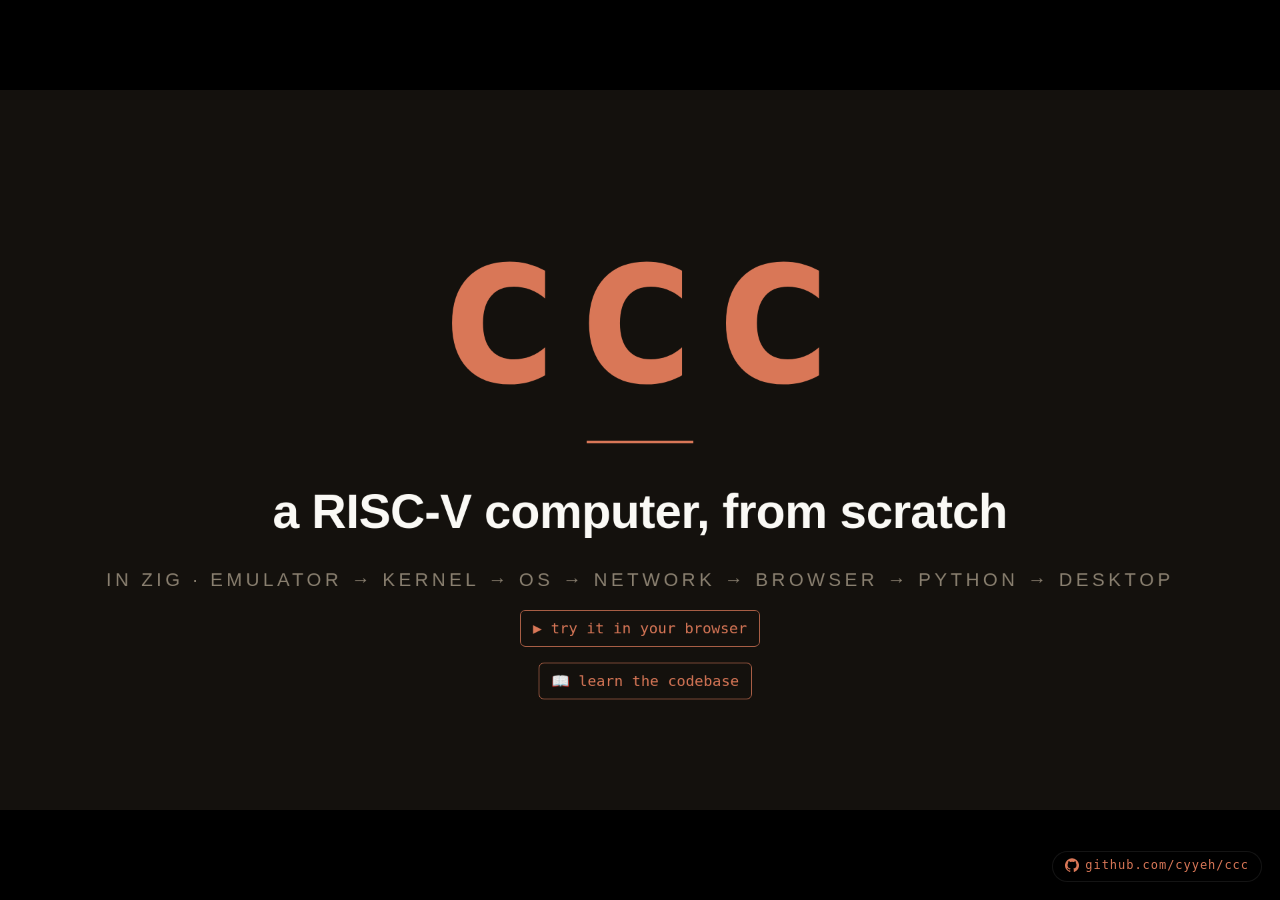
<file: index.html>
<!DOCTYPE html>
<html lang="en">
<head>
  <meta charset="utf-8">
  <title>ccc — a RISC-V computer, from scratch</title>
  <meta name="viewport" content="width=device-width, initial-scale=1">
  <script src="deck-stage.js" defer></script>
  <style>
    :root {
      --bg: #14110d;
      --fg: #faf9f5;
      --accent: #d97757;
      --muted: #8a8070;
      --panel: #1e1a14;
      --panel-border: #2d261d;
      --dim: #5a5247;
    }

    html, body { margin: 0; padding: 0; background: #000; color: var(--fg); }

    deck-stage section {
      background: var(--bg);
      color: var(--fg);
      font-family: -apple-system, BlinkMacSystemFont, "Inter", "Helvetica Neue", Arial, sans-serif;
      font-size: 28px;
      line-height: 1.5;
      padding: 96px 120px;
      display: flex;
      flex-direction: column;
      /* `safe center` falls back to flex-start when content is taller than
         the slide — prevents the top from being clipped and unreachable when
         the section starts scrolling. */
      justify-content: safe center;
      box-sizing: border-box;
      letter-spacing: 0.005em;
      /* The shadow DOM's `::slotted(*) { overflow: hidden }` has no
         !important, so this author rule wins. Allow a vertical scrollbar
         when a slide's content exceeds the 1080px design height. */
      overflow-y: auto;
      overflow-x: hidden;
    }
    /* Minimal scrollbar styling so it blends with the deck palette. */
    deck-stage section::-webkit-scrollbar { width: 10px; }
    deck-stage section::-webkit-scrollbar-track { background: transparent; }
    deck-stage section::-webkit-scrollbar-thumb {
      background: rgba(217, 119, 87, 0.25);
      border-radius: 999px;
    }
    deck-stage section::-webkit-scrollbar-thumb:hover {
      background: rgba(217, 119, 87, 0.5);
    }

    section.title {
      align-items: center;
      justify-content: center;
      text-align: center;
      padding: 80px;
    }

    .brand {
      font-family: ui-monospace, "SF Mono", Menlo, Consolas, monospace;
      font-weight: 700;
      color: var(--accent);
      font-size: 320px;
      letter-spacing: 0.04em;
      line-height: 1;
    }
    .brand-rule {
      width: 160px;
      height: 4px;
      background: var(--accent);
      margin: 40px 0 48px;
    }
    .title-line-1 {
      font-size: 72px;
      font-weight: 600;
      letter-spacing: -0.01em;
      color: var(--fg);
      margin: 0;
    }
    .title-line-2 {
      font-size: 28px;
      color: var(--muted);
      letter-spacing: 0.2em;
      text-transform: uppercase;
      margin-top: 28px;
    }

    .slide-label {
      position: absolute;
      top: 44px;
      left: 120px;
      font-family: ui-monospace, "SF Mono", Menlo, Consolas, monospace;
      font-size: 22px;
      color: var(--dim);
      letter-spacing: 0.18em;
      text-transform: uppercase;
    }

    .slide-title {
      font-size: 68px;
      font-weight: 600;
      letter-spacing: -0.01em;
      color: var(--fg);
      margin: 0 0 20px 0;
    }
    .slide-title .accent { color: var(--accent); }

    /* Plain-English description under each slide title. Sits between the
       title and the technical content: readable at a conference-room
       distance, de-emphasised versus the title, emphasised versus code. */
    .plain {
      font-size: 28px;
      font-weight: 400;
      line-height: 1.5;
      color: #c8c0b3;
      max-width: 1500px;
      margin: 0 0 32px 0;
    }
    .plain strong { color: var(--fg); font-weight: 600; }
    .plain code {
      font-family: ui-monospace, "SF Mono", Menlo, Consolas, monospace;
      font-size: 0.92em;
      color: var(--accent);
    }

    .body { font-size: 32px; line-height: 1.55; }

    pre.code {
      background: var(--panel);
      border: 1px solid var(--panel-border);
      border-radius: 14px;
      padding: 28px 36px;
      font-family: ui-monospace, "SF Mono", Menlo, Consolas, monospace;
      font-size: 26px;
      line-height: 1.5;
      color: var(--fg);
      margin: 0;
      white-space: pre;
    }
    pre.code .c { color: var(--dim); }
    pre.code .k { color: #c49bde; }
    pre.code .n { color: #8db4e8; }
    pre.code .s { color: #9ec890; }
    pre.code .a { color: var(--accent); }

    code.inline {
      font-family: ui-monospace, "SF Mono", Menlo, Consolas, monospace;
      font-size: 0.92em;
      color: var(--accent);
      background: rgba(217, 119, 87, 0.08);
      padding: 2px 10px;
      border-radius: 6px;
    }

    .two-col { display: grid; grid-template-columns: 1fr 1fr; gap: 48px; align-items: start; }
    .three-col { display: grid; grid-template-columns: 1fr 1fr 1fr; gap: 36px; align-items: start; }

    .panel {
      background: var(--panel);
      border: 1px solid var(--panel-border);
      border-radius: 14px;
      padding: 26px 32px;
    }
    .panel h4 {
      margin: 0 0 12px 0;
      color: var(--accent);
      font-size: 22px;
      letter-spacing: 0.16em;
      text-transform: uppercase;
      font-weight: 600;
    }
    .panel p { margin: 0; font-size: 26px; line-height: 1.5; color: var(--fg); }

    .caption {
      font-size: 24px;
      color: var(--muted);
      margin-top: 28px;
      line-height: 1.5;
    }

    .flow {
      font-family: ui-monospace, "SF Mono", Menlo, Consolas, monospace;
      font-size: 24px;
      line-height: 1.5;
      color: var(--fg);
      white-space: pre;
      margin: 0;
    }
    .flow .arrow { color: var(--accent); font-weight: 600; }
    .flow .dim { color: var(--muted); }

    .check-list .row { margin-bottom: 18px; }
    .check-list .row:last-child { margin-bottom: 0; }
    .check-list .head {
      font-size: 32px;
      color: var(--accent);
      margin-bottom: 4px;
    }
    .check-list .sub {
      color: var(--muted);
      font-size: 22px;
      line-height: 1.4;
    }

    .toc { display: flex; flex-direction: column; gap: 14px; margin-top: 4px; }
    .toc-row {
      display: grid;
      grid-template-columns: 84px 1fr;
      gap: 28px;
      align-items: baseline;
    }
    .toc-num {
      font-family: ui-monospace, "SF Mono", Menlo, Consolas, monospace;
      font-size: 64px;
      font-weight: 700;
      line-height: 1;
      color: var(--dim);
      text-align: right;
      letter-spacing: -0.02em;
    }
    .toc-body { min-width: 0; }
    .toc-head {
      font-size: 30px;
      font-weight: 600;
      color: var(--fg);
      margin-bottom: 4px;
      line-height: 1.2;
    }
    .toc-sub {
      font-size: 22px;
      color: var(--muted);
      line-height: 1.4;
    }
    .toc-sub code.inline { font-size: 0.95em; }
    .toc-status {
      display: inline-block;
      font-family: ui-monospace, "SF Mono", Menlo, Consolas, monospace;
      font-size: 18px;
      font-weight: 500;
      letter-spacing: 0.12em;
      text-transform: uppercase;
      padding: 3px 12px;
      border-radius: 999px;
      margin-left: 14px;
      vertical-align: middle;
    }
    .toc-status.done {
      color: var(--accent);
      background: rgba(217, 119, 87, 0.12);
      border: 1px solid rgba(217, 119, 87, 0.4);
    }
    .toc-status.active {
      color: var(--fg);
      background: rgba(217, 119, 87, 0.22);
      border: 1px solid var(--accent);
    }
    .toc-status.upcoming {
      color: var(--dim);
      background: transparent;
      border: 1px solid var(--panel-border);
    }
    .toc-status.optional {
      color: var(--dim);
      background: transparent;
      border: 1px dashed var(--panel-border);
    }

    .site-footer {
      position: fixed;
      right: 18px;
      bottom: 18px;
      z-index: 2147483100;
      font-family: ui-monospace, "SF Mono", Menlo, Consolas, monospace;
      font-size: 12px;
      letter-spacing: 0.08em;
      padding: 6px 12px;
      border-radius: 999px;
      background: rgba(0, 0, 0, 0.55);
      backdrop-filter: blur(6px);
      -webkit-backdrop-filter: blur(6px);
      border: 1px solid rgba(255, 255, 255, 0.08);
    }
    .site-footer a {
      color: var(--accent);
      text-decoration: none;
      display: inline-flex;
      align-items: center;
      gap: 6px;
    }
    .site-footer a:hover { color: #fff; }
    .site-footer svg { width: 14px; height: 14px; display: block; }
    .demo-link {
      display: inline-block;
      margin-top: 24px;
      font-family: ui-monospace, "SF Mono", Menlo, Consolas, monospace;
      font-size: 22px;
      color: var(--accent);
      text-decoration: none;
      padding: 10px 18px;
      border: 1px solid var(--accent);
      border-radius: 8px;
      transition: background-color 140ms ease, color 140ms ease;
    }
    .demo-link:hover {
      background: var(--accent);
      color: var(--bg);
    }
    @media print { .site-footer { display: none !important; } }
  </style>
</head>
<body>

<deck-stage width="1920" height="1080">

  <!-- 1: Title -->
  <section class="title" data-label="Title">
    <div class="brand">ccc</div>
    <div class="brand-rule"></div>
    <div class="title-line-1">a RISC-V computer, from scratch</div>
    <div class="title-line-2">in Zig · emulator → kernel → OS → network → browser → python → desktop</div>
    <a class="demo-link" href="web/">▶ try it in your browser</a>
    <a class="demo-link" href="docs/ccc-learn/" style="margin-left: 16px;">📖 learn the codebase</a>
  </section>

  <!-- 2: Table of contents · seven phases -->
  <section data-label="Contents · seven phases">
    <div class="slide-label">contents · the project</div>
    <h2 class="slide-title">Seven phases, <span class="accent">one computer</span></h2>
    <p class="plain">The original target: boot our own kernel, talk to a server we control, and render plain HTML in a terminal-mode browser — everything written from scratch. No Linux. No TLS. The roadmap then keeps going past that finish line: <strong>Phase 6</strong> ports real <strong>CPython 3.12</strong> on top of Phase 3's kernel, and <strong>Phase 7</strong> reverses the original "no graphics" stance with a framebuffer + compositor + windowed apps. Both are now in scope, not optional.</p>
    <div class="toc">
      <div class="toc-row">
        <div class="toc-num">1</div>
        <div class="toc-body">
          <div class="toc-head">RISC-V CPU emulator <span class="toc-status done">✓ complete</span></div>
          <div class="toc-sub">Zig-written RV32IMA emulator · passes <code class="inline">riscv-tests</code> · runs a bare-metal hello world.</div>
        </div>
      </div>
      <div class="toc-row">
        <div class="toc-num">2</div>
        <div class="toc-body">
          <div class="toc-head">Bare-metal kernel <span class="toc-status done">✓ complete</span></div>
          <div class="toc-sub">S-mode + Sv32 paging · trap delegation · async timers · process + scheduler + <code class="inline">yield</code> + ticks.</div>
        </div>
      </div>
      <div class="toc-row">
        <div class="toc-num">3</div>
        <div class="toc-body">
          <div class="toc-head">Multi-process OS + shell <span class="toc-status done">✓ complete</span></div>
          <div class="toc-sub">Process scheduler · fork/exec · block device · filesystem · tiny shell, <code class="inline">ls</code>/<code class="inline">cat</code>, an editor. <strong>Plans 3.A + 3.B + 3.C + 3.D + 3.E + 3.F landed (Phase 3 done):</strong> emulator PLIC + block + UART RX, the kernel-side <code class="inline">ptable</code> / scheduler / <code class="inline">swtch</code> / ELF loader, the full Unix-shaped <code class="inline">fork</code> / <code class="inline">exec</code> / <code class="inline">wait</code> / <code class="inline">exit</code> / kill-flag lifecycle, the read-side filesystem (bufcache + inode cache + <code class="inline">namei</code> · <code class="inline">/bin/init</code> from disk), the <strong>write side + console + shell</strong> — <code class="inline">writei</code> / <code class="inline">ialloc</code> / <code class="inline">itrunc</code> / <code class="inline">dirlink</code>, cooked-mode line discipline on fd 0/1/2, and a real <code class="inline">sh</code> driving <code class="inline">ls</code> / <code class="inline">cat</code> / <code class="inline">echo</code> / <code class="inline">mkdir</code> / <code class="inline">rm</code>, and finally the <strong>cursor-moving <code class="inline">edit</code> binary + <code class="inline">e2e-persist</code></strong> that proves writes survive emulator restart.</div>
        </div>
      </div>
      <div class="toc-row">
        <div class="toc-num">4</div>
        <div class="toc-body">
          <div class="toc-head">Network stack <span class="toc-status upcoming">upcoming</span></div>
          <div class="toc-sub">Ethernet → ARP → IP → ICMP → UDP → TCP → DNS, layer by layer.</div>
        </div>
      </div>
      <div class="toc-row">
        <div class="toc-num">5</div>
        <div class="toc-body">
          <div class="toc-head">HTTP/1.0 + text browser <span class="toc-status upcoming">upcoming</span></div>
          <div class="toc-sub">HTTP client · URL parsing · tiny HTML parser · terminal renderer · link navigation by number.</div>
        </div>
      </div>
      <div class="toc-row">
        <div class="toc-num">6</div>
        <div class="toc-body">
          <div class="toc-head">CPython 3.12 port <span class="toc-status upcoming">upcoming</span></div>
          <div class="toc-sub">Real CPython 3.12 as <code class="inline">/bin/python</code> — picolibc + dlmalloc + frozen stdlib on top of Phase 3's kernel. REPL, scripts, exceptions, <code class="inline">^C</code> → <code class="inline">KeyboardInterrupt</code>. <code class="inline">python /usr/lib/demo/pi.py 50</code> prints 50 digits of π through <code class="inline">_pydecimal</code>.</div>
        </div>
      </div>
      <div class="toc-row">
        <div class="toc-num">7</div>
        <div class="toc-body">
          <div class="toc-head">Framebuffer + compositor + windowed apps <span class="toc-status upcoming">upcoming</span></div>
          <div class="toc-sub">Linear framebuffer · mouse + keyboard input · kernel <code class="inline">mmap</code> + pipes · userland <code class="inline">wm</code> compositor · windowed <code class="inline">clock</code>, <code class="inline">calc</code>, and <code class="inline">term</code> demos. Reverses the original "no graphics" stance.</div>
        </div>
      </div>
    </div>
    <div class="caption">This deck walks <strong>Phase 1</strong> and <strong>Phase 2</strong> in full, plus <strong>Plans 3.A, 3.B, 3.C, 3.D, 3.E, and 3.F</strong> — the emulator-side substrate, the kernel-side multi-process foundation, the Unix-shaped process lifecycle, the read-side filesystem that finally loads <code class="inline">/bin/init</code> from disk, the write-side + console + shell that gives the OS its first interactive prompt, and the cursor-moving <code class="inline">edit</code> binary + persistence test that closes Phase 3. <strong>Phases 4–7</strong> are specced and queued.</div>
  </section>

  <!-- 3: Chapter 1.A · the hart -->
  <section data-label="Ch 1.A · the hart">
    <div class="slide-label">chapter 1.a · the hart</div>
    <h2 class="slide-title">A register file and a <span class="accent">fetch-decode loop</span></h2>
    <p class="plain">Phase 1 starts with nothing. A <code>Cpu</code> struct holds <strong>32 general-purpose registers</strong> (x0 hardwired to zero) plus a program counter. The main loop fetches four bytes at PC, decodes them into a tagged <code class="inline">Instruction</code>, dispatches on the variant, and steps PC.</p>
    <div class="two-col">
      <pre class="code" style="margin: 0; font-size: 22px; padding: 18px 22px;"><span class="k">pub const</span> Cpu = <span class="k">struct</span> {
    regs: [<span class="n">32</span>]u32,        <span class="c">// x0..x31</span>
    pc:   u32,             <span class="c">// program counter</span>
    mem:  *Memory,

    <span class="k">pub fn</span> writeReg(self: *Cpu,
                       i: u5, v: u32) <span class="k">void</span> {
        <span class="k">if</span> (i == <span class="n">0</span>) <span class="k">return</span>;  <span class="c">// x0 hardwired</span>
        self.regs[i] = v;
    }

    <span class="k">pub fn</span> step(self: *Cpu) !<span class="k">void</span> {
        <span class="k">const</span> raw = <span class="k">try</span> self.mem.fetch(self.pc);
        <span class="k">const</span> insn = <span class="k">try</span> decode(raw);
        <span class="k">try</span> self.execute(insn);
    }
};</pre>
      <div class="panel">
        <h4>40 RV32I instructions</h4>
        <p style="font-size: 22px; line-height: 1.65;">
          <strong>2</strong> · LUI · AUIPC<br>
          <strong>2</strong> · JAL · JALR<br>
          <strong>6</strong> · BEQ · BNE · BLT · BGE · BLTU · BGEU<br>
          <strong>5</strong> · LB · LH · LW · LBU · LHU<br>
          <strong>3</strong> · SB · SH · SW<br>
          <strong>9</strong> · ADDI · SLTI · SLTIU · XORI · ORI · ANDI · SLLI · SRLI · SRAI<br>
          <strong>10</strong> · ADD · SUB · SLL · SLT · SLTU · XOR · SRL · SRA · OR · AND<br>
          <strong>3</strong> · FENCE · ECALL · EBREAK
        </p>
      </div>
    </div>
    <div class="caption">All 40 decode into a single tagged <code class="inline">Instruction</code> union — <code class="inline">execute</code> switches on the tag, no opcode-bit shenanigans in the hot path. <strong>78 inline unit tests</strong> pin encode/decode round-trips and arithmetic edge cases.</div>
  </section>

  <!-- 4: Chapter 1.A · memory + MMIO -->
  <section data-label="Ch 1.A · memory + MMIO">
    <div class="slide-label">chapter 1.a · memory + mmio</div>
    <h2 class="slide-title">128 MB of RAM, <span class="accent">two devices, one halt</span></h2>
    <p class="plain">Memory is one flat allocation at <code>0x8000_0000</code>. Loads and stores route through a single <code>Memory</code> object: addresses inside the RAM range hit the buffer; a small set of MMIO ranges shortcut to device handlers. Two devices is the minimum needed to make the guest <em>do</em> something visible: print bytes, then stop.</p>
    <div class="two-col">
      <pre class="flow" style="font-size: 22px; margin: 0;"><span class="dim">guest physical address space</span>

 0x0000_0000  ┐
              │  invalid · access fault
 0x0010_0000  ┤  <span class="arrow">halt MMIO</span>   <span class="dim">(1 byte)</span>
              │
 0x1000_0000  ┤  <span class="arrow">UART</span>        <span class="dim">(NS16550A subset)</span>
              │
              │  invalid
 0x8000_0000  ┤  <span class="arrow">RAM</span>         <span class="dim">128 MB, flat</span>
              │
 0x8800_0000  ┘
</pre>
      <div class="panel">
        <h4>UART · 0x1000_0000</h4>
        <p style="font-size: 22px; margin-bottom: 18px;">NS16550A subset. THR (offset 0) byte-stores forward to host stdout; LSR (offset 5) reports <code class="inline">THR_EMPTY | TX_IDLE</code> so the guest's spin-wait completes immediately.</p>
        <h4 style="margin-top: 0;">Halt · 0x0010_0000</h4>
        <p style="font-size: 22px;">A single byte. Any store snapshots the low byte as the host process's exit code, then breaks the fetch-decode loop.</p>
      </div>
    </div>
    <div class="caption"><code class="inline">zig build e2e</code> loads a hand-encoded RV32I program at <code class="inline">0x8000_0000</code> that loops over <code class="inline">"hello world\n"</code>, byte-stores each character to the UART THR, then byte-stores 0 to the halt device. <strong>The first end-to-end signal that the emulator is real.</strong></div>
  </section>

  <!-- 5: Chapter 1.B · M extension -->
  <section data-label="Ch 1.B · M extension">
    <div class="slide-label">chapter 1.b · m extension</div>
    <h2 class="slide-title">Multiply, divide, <span class="accent">every edge case</span></h2>
    <p class="plain">RV32M adds <strong>8 instructions</strong>. Multiply is straightforward — except the high-word variants (<code>mulh</code> / <code>mulhu</code> / <code>mulhsu</code>) need 64-bit intermediates with the right signedness on each operand. Divide and remainder are required to behave a specific way on the two cases that would otherwise trap on real silicon: <strong>divide by zero</strong> and <strong>signed overflow</strong>.</p>
    <div class="two-col">
      <pre class="code" style="margin: 0; font-size: 22px; padding: 18px 22px;"><span class="c">// rv32m: 8 ops, all OP-major (0x33),</span>
<span class="c">// distinguished by funct7 = 0000001</span>

<span class="c">// multiply</span>
mul    rd, rs1, rs2     <span class="c">// (rs1 * rs2)[31:0]</span>
mulh   rd, rs1, rs2     <span class="c">// (s64 × s64)[63:32]</span>
mulhu  rd, rs1, rs2     <span class="c">// (u64 × u64)[63:32]</span>
mulhsu rd, rs1, rs2     <span class="c">// (s64 × u64)[63:32]</span>

<span class="c">// divide / remainder</span>
div    rd, rs1, rs2     <span class="c">// signed</span>
divu   rd, rs1, rs2     <span class="c">// unsigned</span>
rem    rd, rs1, rs2     <span class="c">// signed</span>
remu   rd, rs1, rs2     <span class="c">// unsigned</span></pre>
      <div class="panel">
        <h4>Edge cases · spec-mandated</h4>
        <p style="font-size: 22px; line-height: 1.65;">
          <strong>Divide by zero</strong><br>
          <code class="inline">div / divu</code> → <code class="inline">0xFFFF_FFFF</code><br>
          <code class="inline">rem / remu</code> → dividend<br><br>
          <strong>Signed overflow</strong> <span style="color: var(--muted);">(<code class="inline">INT_MIN</code> ÷ <code class="inline">-1</code>)</span><br>
          <code class="inline">div</code> → <code class="inline">INT_MIN</code><br>
          <code class="inline">rem</code> → <code class="inline">0</code><br><br>
          <span style="color: var(--muted);">No traps. Ever. The result is what the hardware <em>must</em> return.</span>
        </p>
      </div>
    </div>
    <div class="caption"><code class="inline">execute</code> casts to <code class="inline">i64</code>/<code class="inline">u64</code> with the correct signedness per opcode, then truncates to the requested half. ~30 new unit tests pin every edge case from the table above.</div>
  </section>

  <!-- 6: Chapter 1.B · A extension -->
  <section data-label="Ch 1.B · A extension">
    <div class="slide-label">chapter 1.b · a extension</div>
    <h2 class="slide-title">LR/SC plus <span class="accent">nine atomic ops</span></h2>
    <p class="plain">RV32A adds <strong>11 instructions</strong>. Load-reserved / store-conditional gives us a compare-and-swap-shaped primitive; the nine AMOs (atomic-memory-operation) are read-modify-write opcodes that return the original value. Single-hart semantics — the <code>aq</code>/<code>rl</code> ordering bits decode but don't reorder anything. A small <code class="inline">reservation: ?u32</code> field on the hart tracks live LR/SC state.</p>
    <pre class="code">    <span class="c"># 6 × 7 = 42, atomically stored, split for display</span>
    li    t1, <span class="n">6</span>
    li    t2, <span class="n">7</span>
    <span class="a">mul</span>   t4, t1, t2          <span class="c"># t4 ← 42                       (RV32M)</span>
    <span class="a">amoswap.w</span> t5, t4, (t3)    <span class="c"># atomically store 42          (RV32A)</span>
    <span class="a">divu</span>  t6, t4, <span class="n">10</span>           <span class="c"># tens  = 4                    (RV32M)</span>
    <span class="a">remu</span>  t4, t4, <span class="n">10</span>           <span class="c"># ones  = 2                    (RV32M)</span>
    <span class="a">fence.i</span>                     <span class="c"># instruction fence          (Zifencei)</span></pre>
    <div class="caption"><strong>11 A-ops</strong> · <code class="inline">lr.w</code> · <code class="inline">sc.w</code> + 9 AMOs <span style="color: var(--muted);">(swap · add · xor · and · or · min · max · minu · maxu)</span> · <strong>1 Zifencei</strong> — <code class="inline">fence.i</code> is a no-op (we have no I-cache). <code class="inline">lr.w</code> sets the reservation; <code class="inline">sc.w</code> reads it, returns 0 on success / 1 on miss, then clears it. ~50 new unit tests green.</div>
  </section>

  <!-- 7: Chapter 1.C · privilege + CSRs -->
  <section data-label="Ch 1.C · privilege + CSRs">
    <div class="slide-label">chapter 1.c · privilege + csrs</div>
    <h2 class="slide-title">Two privileges, <span class="accent">a control file</span></h2>
    <p class="plain">Up to now the hart had one mode and zero state besides registers and PC. Plan 1.C adds the machinery that separates kernel code from user code: a second privilege level (<strong>U</strong>), a small file of <strong>control and status registers</strong>, and the <code>Zicsr</code> instructions that read and write them. U-mode access to M-CSRs traps as illegal — the boundary becomes enforceable.</p>
    <div class="two-col">
      <div class="panel">
        <h4>Zicsr · 6 instructions</h4>
        <pre class="code" style="margin: 12px 0 0 0; font-size: 22px; padding: 18px 22px;">csrrw  rd, csr, rs1   <span class="c"># swap</span>
csrrs  rd, csr, rs1   <span class="c"># set bits</span>
csrrc  rd, csr, rs1   <span class="c"># clear bits</span>
csrrwi rd, csr, uimm5
csrrsi rd, csr, uimm5
csrrci rd, csr, uimm5

<span class="c"># side-effect rules:</span>
<span class="c">#   rd  = x0 → suppress read</span>
<span class="c">#   rs1 = x0 → suppress write</span></pre>
      </div>
      <div class="panel">
        <h4>M-mode CSR file</h4>
        <p style="font-size: 22px; line-height: 1.65;">
          <strong>writable</strong><br>
          <code class="inline">mstatus</code> · <code class="inline">mtvec</code> · <code class="inline">mepc</code><br>
          <code class="inline">mcause</code> · <code class="inline">mtval</code><br>
          <code class="inline">mie</code> · <code class="inline">mip</code> · <code class="inline">mscratch</code><br>
          <code class="inline">mtimecmp</code> <span style="color: var(--muted);">(via CLINT mirror)</span><br><br>
          <strong>read-only</strong><br>
          <code class="inline">misa</code> = <code class="inline">0x4014_1101</code> <span style="color: var(--muted);">(RV32 I·M·A·U)</span><br>
          <code class="inline">mhartid</code> · <code class="inline">mvendor/arch/impid</code> · zero<br><br>
          U-mode CSR access → illegal instruction trap.
        </p>
      </div>
    </div>
    <div class="caption"><code class="inline">mstatus</code>'s key bits: <strong>MIE</strong> (interrupts enabled), <strong>MPIE</strong> (saved MIE), <strong>MPP</strong> (previous privilege — restored by <code class="inline">mret</code>). Setting <code class="inline">MPP=00</code> then <code class="inline">mret</code> downgrades to U-mode. The whole privilege transition is one instruction.</div>
  </section>

  <!-- 8: Chapter 1.C · traps + conformance -->
  <section data-label="Ch 1.C · traps + conformance">
    <div class="slide-label">chapter 1.c · traps + the real test suite</div>
    <h2 class="slide-title">Synchronous traps, <span class="accent">a real test suite</span></h2>
    <p class="plain">A trap is a tightly choreographed dance of CSR writes. Six fields snapshot the cause, the faulting PC, and the previous privilege; PC jumps to <code>mtvec</code>. <code>mret</code> reverses it. Eight causes cover everything an RV32IMA hart can throw without supervisor mode. Then we point the official <strong>RISC-V conformance tests</strong> at it.</p>
    <div class="two-col">
      <div class="panel">
        <h4>Trap entry · mret</h4>
        <pre class="flow" style="font-size: 20px; line-height: 1.4; margin-top: 6px;">  U-mode code
     │  ecall / fault
     ▼
  mcause ← cause code
  mepc   ← pc of faulting inst
  mtval  ← fault info
  mstatus.MPP  ← prev priv
  mstatus.MPIE ← MIE; MIE ← 0
  pc     ← mtvec
     │
     ▼
  M-mode handler
     │  <span class="arrow">mret</span>
     ▼
  pc     ← mepc
  priv   ← mstatus.MPP
  MIE    ← mstatus.MPIE
     │
     ▼
  resume

<span class="dim">8 causes · ecall_u/m · ebreak ·</span>
<span class="dim">illegal · ld/st misaligned · ld/st fault</span></pre>
      </div>
      <div class="panel">
        <h4>Conformance · riscv-tests</h4>
        <pre style="background: transparent; border: none; padding: 0; margin: 12px 0 0 0; font-family: ui-monospace, Menlo, monospace; font-size: 22px; line-height: 1.55; color: var(--fg); white-space: pre;">$ zig build riscv-tests
<span style="color: var(--dim);"># 66/66 pass</span>
<span style="color: var(--dim);">#   rv32ui  39   integer</span>
<span style="color: var(--dim);">#   rv32um   8   multiply/divide</span>
<span style="color: var(--dim);">#   rv32ua  10   atomics</span>
<span style="color: var(--dim);">#   rv32mi   9   M-mode + traps</span></pre>
        <p style="font-size: 22px; line-height: 1.55; margin-top: 16px;">Each test is an ELF that runs under our hand-rolled <strong>ELF32 loader</strong>; success is signaled by writing 1 to the linker symbol <code class="inline">tohost</code>. CLINT lives at <code class="inline">0x0200_0000</code> for the <code class="inline">rv32mi</code> timer tests.</p>
      </div>
    </div>
  </section>

  <!-- 9: Chapter 1.D · two halves -->
  <section data-label="Ch 1.D · hello.elf">
    <div class="slide-label">chapter 1.d · hello.elf · two halves</div>
    <h2 class="slide-title">Two halves, one binary</h2>
    <p class="plain"><code>hello.elf</code> bundles two cooperating programs. A tiny supervisor written in assembly boots the hardware and services requests; the application, written in Zig, simply asks for what it wants. The split mirrors how real operating systems separate <strong>kernel code</strong> from <strong>user code</strong>.</p>
    <div class="two-col">
      <div class="panel">
        <h4>monitor.S · M-mode</h4>
        <p style="margin-bottom: 16px;">Boots the hart, installs the trap vector, drops to U-mode, and services <code class="inline">ecall</code>.</p>
        <p style="color: var(--muted); font-size: 24px;">Hand-written RISC-V assembly. Linked at <code class="inline">0x80000000</code>.</p>
      </div>
      <div class="panel">
        <h4>hello.zig · U-mode</h4>
        <p style="margin-bottom: 16px;">Naked function. No prologue, no stack. Calls <code class="inline">write(1, msg, 12)</code> then <code class="inline">exit(0)</code> via <code class="inline">ecall</code>.</p>
        <p style="color: var(--muted); font-size: 24px;">Cross-compiled Zig. No libc.</p>
      </div>
    </div>
  </section>

  <!-- 10: Chapter 1.D · boot flow -->
  <section data-label="Ch 1.D · boot flow">
    <div class="slide-label">chapter 1.d · hello.elf · boot flow</div>
    <h2 class="slide-title">Control flow, end to end</h2>
    <p class="plain">From the moment ccc opens the ELF file until <code>hello world</code> appears on the terminal, control passes through five handoffs — some inside the guest program, others across the boundary into ccc's emulated hardware.</p>
    <pre class="flow">  ccc                           <span class="dim">← host: ELF32 loader reads hello.elf; PC = e_entry</span>
   ▼
  monitor._start       (M-mode)
   │  set sp, mtvec, mepc; clear MPP;  <span class="arrow">mret</span>
   ▼
  hello.u_entry        (U-mode)
   │  li a7, 64 ; la a1, msg ; li a2, 12;  <span class="arrow">ecall</span>
   ▼
  monitor.trap_vector  (M-mode, cause = ecall_from_u)
   │  dispatch on a7:  64 → sys_write   93 → sys_exit
   ▼
  UART THR  0x10000000          <span class="dim">← stdout byte</span>
  halt MMIO 0x00100000          <span class="dim">← exit code</span></pre>
  </section>

  <!-- 11: Chapter 1.D · monitor._start -->
  <section data-label="Ch 1.D · monitor.S">
    <div class="slide-label">chapter 1.d · hello.elf · monitor.S</div>
    <h2 class="slide-title">_start: configure the hart, drop to U-mode</h2>
    <p class="plain">The first code that runs inside the emulated CPU. It sets up the stack pointer, registers a handler for anything that might go wrong, voluntarily downgrades its own privilege, and jumps to the application. This is the standard pattern for bare-metal code handing off to user code.</p>
    <pre class="code">_start:
    la    sp, _stack_top           <span class="c"># 8 KB stack above all sections</span>
    la    t0, trap_vector
    csrw  mtvec, t0                <span class="c"># install the trap handler</span>
    li    t0, 0x1888
    csrc  mstatus, t0              <span class="c"># clear MPP → post-mret priv = U</span>
    la    t0, u_entry
    csrw  mepc, t0                 <span class="c"># return address</span>
    <span class="a">mret</span>                           <span class="c"># PC ← mepc, priv ← MPP (= U)</span></pre>
    <div class="caption">PMP setup omitted for clarity — the real <code class="inline">monitor.S</code> installs a PMP entry granting U-mode RWX on all of RAM so QEMU and ccc run the same binary.</div>
  </section>

  <!-- 12: Chapter 1.D · u_entry -->
  <section data-label="Ch 1.D · hello.zig">
    <div class="slide-label">chapter 1.d · hello.elf · hello.zig</div>
    <h2 class="slide-title">The entire U-mode program</h2>
    <p class="plain">The application, in its entirety — a <strong>naked</strong> Zig function (no prologue, no stack setup) that issues two system calls: one to print the message, one to exit. Every piece of machinery elsewhere in this deck exists to make these ten lines of assembly work.</p>
    <pre class="code"><span class="k">export fn</span> u_entry() linksection(<span class="s">".text.umode"</span>)
                   callconv(.naked) <span class="k">noreturn</span> {
    <span class="k">asm</span> <span class="k">volatile</span> (
        \\ <span class="c"># write(1, msg, 12)</span>
        \\ li   a7, <span class="n">64</span>
        \\ li   a0, <span class="n">1</span>
        \\ la   a1, msg
        \\ li   a2, <span class="n">12</span>
        \\ <span class="a">ecall</span>
        \\ <span class="c"># exit(0)</span>
        \\ li   a7, <span class="n">93</span>
        \\ li   a0, <span class="n">0</span>
        \\ <span class="a">ecall</span>
    );
}</pre>
  </section>

  <!-- 13: Chapter 1.D · ecall + dispatch -->
  <section data-label="Ch 1.D · trap + dispatch">
    <div class="slide-label">chapter 1.d · hello.elf · the trap</div>
    <h2 class="slide-title"><code class="inline" style="font-size: 0.95em;">ecall</code> → <code class="inline" style="font-size: 0.95em;">trap_vector</code></h2>
    <p class="plain">When the user program hits <code>ecall</code>, the CPU snapshots state into CSRs and jumps to <code>mtvec</code>. The monitor's trap vector first confirms the cause really was an <code>ecall</code>, then branches on the syscall number the user placed in <code>a7</code>.</p>
    <div class="two-col">
      <div class="panel">
        <h4>CSR state on entry</h4>
        <p style="font-family: ui-monospace, Menlo, monospace; font-size: 26px; line-height: 1.7;">
          mcause = 8 <span style="color: var(--muted);">(ecall from U)</span><br>
          mepc = pc of ecall<br>
          mstatus.MPP  = U<br>
          mstatus.MPIE = MIE<br>
          MIE = 0<br><br>
          pc = mtvec
        </p>
      </div>
      <pre class="code" style="margin: 0; font-size: 24px;">trap_vector:
    csrr  t0, mcause
    li    t1, <span class="n">8</span>                <span class="c"># ecall from U</span>
    bne   t0, t1, unexpected_trap

    li    t0, <span class="n">64</span>
    beq   a7, t0, <span class="a">sys_write</span>
    li    t0, <span class="n">93</span>
    beq   a7, t0, <span class="a">sys_exit</span>

    li    a0, -<span class="n">38</span>             <span class="c"># -ENOSYS</span>
    j     mret_resume</pre>
    </div>
  </section>

  <!-- 14: Chapter 1.D · sys_write + sys_exit -->
  <section data-label="Ch 1.D · devices">
    <div class="slide-label">chapter 1.d · hello.elf · the devices</div>
    <h2 class="slide-title">Bytes out · <span class="accent">exit code in</span></h2>
    <p class="plain">Two syscalls, two magic addresses. ccc intercepts stores to <code>0x10000000</code> and forwards them to the host terminal; stores to <code>0x00100000</code> halt the simulation and set the host process's exit code.</p>
    <div class="two-col">
      <pre class="code" style="margin: 0; font-size: 24px;">sys_write:               <span class="c"># a7 = 64</span>
    mv    t2, a2            <span class="c"># save len</span>
    li    t0, <span class="n">0x10000000</span>    <span class="c"># UART THR</span>
<span class="a">1</span>:  lbu   t1, <span class="n">0</span>(a1)
    sb    t1, <span class="n">0</span>(t0)        <span class="c"># byte → UART</span>
    addi  a1, a1, <span class="n">1</span>
    addi  a2, a2, -<span class="n">1</span>
    bnez  a2, <span class="a">1b</span>
    mv    a0, t2            <span class="c"># return len</span>
    j     mret_resume</pre>
      <pre class="code" style="margin: 0; font-size: 24px;">sys_exit:                <span class="c"># a7 = 93</span>
    li    t0, <span class="n">0x00100000</span>    <span class="c"># halt MMIO</span>
    sb    a0, <span class="n">0</span>(t0)        <span class="c"># low byte → exit</span>
<span class="a">1</span>:  j     <span class="a">1b</span>                <span class="c"># unreachable</span></pre>
    </div>
  </section>

  <!-- 15: Chapter 1.D · verification -->
  <section data-label="Ch 1.D · verification">
    <div class="slide-label">chapter 1.d · hello.elf · verification</div>
    <h2 class="slide-title">Verified against QEMU, <span class="accent">instruction by instruction</span></h2>
    <p class="plain">Two independent verification paths. The <code>e2e-hello-elf</code> test pins the final output to the exact string <code>hello world\n</code>. The QEMU-diff harness runs the same ELF through <code>qemu-system-riscv32</code> and through ccc, then diffs the per-instruction traces.</p>
    <div class="two-col">
      <div class="panel">
        <h4>End-to-end &amp; conformance</h4>
        <pre style="background: transparent; border: none; padding: 0; margin: 0; font-family: ui-monospace, Menlo, monospace; font-size: 24px; line-height: 1.55; color: var(--fg); white-space: pre;">$ zig build e2e-hello-elf
<span style="color: var(--dim);"># asserts stdout == "hello world\n"</span>

$ zig build riscv-tests
<span style="color: var(--dim);"># 66/66 tests pass:</span>
<span style="color: var(--dim);">#   rv32ui  39</span>
<span style="color: var(--dim);">#   rv32um   8</span>
<span style="color: var(--dim);">#   rv32ua  10</span>
<span style="color: var(--dim);">#   rv32mi   9</span></pre>
      </div>
      <div class="panel">
        <h4>QEMU-diff</h4>
        <pre style="background: transparent; border: none; padding: 0; margin: 0; font-family: ui-monospace, Menlo, monospace; font-size: 24px; line-height: 1.55; color: var(--fg); white-space: pre;">$ scripts/qemu-diff.sh \
    zig-out/bin/hello.elf

<span style="color: var(--dim);"># runs same ELF under:</span>
<span style="color: var(--dim);">#   qemu-system-riscv32 --trace</span>
<span style="color: var(--dim);">#   ccc --trace</span>
<span style="color: var(--dim);"># canonicalises to "PC insn" lines</span>
<span style="color: var(--dim);"># diffs — empty output = match</span></pre>
      </div>
    </div>
  </section>

  <!-- 16: Chapter 2.A · S-mode -->
  <section data-label="Ch 2.A · S-mode">
    <div class="slide-label">chapter 2.a · the missing privilege</div>
    <h2 class="slide-title">A third privilege: <span class="accent">supervisor</span></h2>
    <p class="plain">Phase 1's hart had two modes — M and U. A real OS sits in the middle, where it can run system code without owning the firmware. Plan 2.A adds <strong>S-mode</strong>, plus its own slice of CSRs that mirror the M-mode set. <code>sstatus</code>, <code>sie</code>, and <code>sip</code> are <strong>masked views</strong> over the same underlying mstatus/mie/mip storage — the kernel never sees machine-only bits.</p>
    <div class="three-col">
      <div class="panel">
        <h4>S-mode CSRs</h4>
        <p style="font-size: 22px; line-height: 1.65;">
          <code class="inline">sstatus</code> <span style="color: var(--muted);">(SIE/SPIE/SPP/SUM/MXR)</span><br>
          <code class="inline">sie</code> · <code class="inline">sip</code> <span style="color: var(--muted);">(SSI/STI/SEI bits only)</span><br>
          <code class="inline">stvec</code> · <code class="inline">sepc</code> · <code class="inline">scause</code><br>
          <code class="inline">stval</code> · <code class="inline">sscratch</code><br>
          <code class="inline">satp</code> <span style="color: var(--muted);">(MODE · ASID · root PPN)</span>
        </p>
      </div>
      <div class="panel">
        <h4>Two new instructions</h4>
        <p style="font-size: 22px; line-height: 1.65;">
          <code class="inline">sret</code> — the S-mode counterpart of <code class="inline">mret</code>. Restores PC ← <code class="inline">sepc</code>, priv ← <code class="inline">sstatus.SPP</code>, SIE ← SPIE.<br><br>
          <code class="inline">sfence.vma</code> — TLB / page-table fence. We don't model a TLB, so this is effectively a no-op — but the encoding decodes and privilege-checks.
        </p>
      </div>
      <div class="panel">
        <h4>Privilege ladder</h4>
        <pre class="flow" style="font-size: 22px; line-height: 1.5; margin: 0;">  M  <span class="dim">(firmware)</span>
   ↓  mret
  S  <span class="dim">(kernel)</span>
   ↓  sret
  U  <span class="dim">(user)</span>

<span class="dim">misa now</span>
0x4014_1101
<span class="dim">RV32 I·M·A·U·S</span></pre>
      </div>
    </div>
    <div class="caption">U-mode access to <em>any</em> S-CSR traps as illegal. M-mode can read or write S-CSRs freely. Every Phase 1 test stays green — adding a privilege level shouldn't break anything below it.</div>
  </section>

  <!-- 17: Chapter 2.A · Sv32 paging -->
  <section data-label="Ch 2.A · Sv32 paging">
    <div class="slide-label">chapter 2.a · sv32 paging</div>
    <h2 class="slide-title">Virtual addresses, <span class="accent">a two-level walk</span></h2>
    <p class="plain">When <code>satp.MODE = 1</code> and the effective privilege is S or U, every address the hart touches goes through the page table. Two levels of 10 bits index 4 KB tables of 32-bit PTEs; the leaf carries an R/W/X/U/V/A/D flag set and the physical page number. Permission checks happen on every walk; failures raise one of three new <strong>page-fault</strong> causes.</p>
    <div class="two-col">
      <pre class="flow" style="font-size: 22px; margin: 0;"><span class="dim">Sv32 virtual address</span>

 31      22 21      12 11        0
┌──────────┬─────────┬────────────┐
│  VPN[1]  │ VPN[0]  │   offset   │
│  10 bits │ 10 bits │  12 bits   │
└──────────┴─────────┴────────────┘

<span class="dim">two-level walk</span>
 L1 = (satp.PPN &lt;&lt; 12) + VPN[1]*4
 L2 = ( L1.PPN  &lt;&lt; 12) + VPN[0]*4
 PA = ( L2.PPN  &lt;&lt; 12) |  offset

<span class="dim">page-fault causes</span>
 <span class="arrow">12</span> inst    <span class="arrow">13</span> load    <span class="arrow">15</span> store</pre>
      <div class="panel">
        <h4>PTE layout · 32 bits</h4>
        <pre class="flow" style="font-size: 18px; line-height: 1.5; margin: 0;"> 31     20 19    10 9 8 7 6 5 4 3 2 1 0
┌─────────┬───────┬───┬─┬─┬─┬─┬─┬─┬─┬─┐
│  PPN[1] │PPN[0] │RSW│D│A│G│U│X│W│R│V│
└─────────┴───────┴───┴─┴─┴─┴─┴─┴─┴─┴─┘</pre>
        <p style="font-size: 22px; margin-top: 18px; line-height: 1.55;">
          <strong>V</strong> · valid &nbsp; <strong>R/W/X</strong> · perms &nbsp; <strong>U</strong> · user-accessible<br>
          <strong>G</strong> · global &nbsp; <strong>A</strong> · accessed &nbsp; <strong>D</strong> · dirty<br><br>
          Leaf vs intermediate: a leaf has any of R·W·X set. An intermediate has none — the walk continues.
        </p>
      </div>
    </div>
    <div class="caption"><strong>rv32si-p-*:</strong> csr · dirty · illegal · ma_fetch · sbreak · scall · wfi — all green. Permission check uses both the U-bit on the PTE and the <code class="inline">SUM</code>/<code class="inline">MXR</code> bits in <code class="inline">sstatus</code>. A/D bits update in place on access if the PTE allows.</div>
  </section>

  <!-- 18: Chapter 2.B · delegation -->
  <section data-label="Ch 2.B · delegation">
    <div class="slide-label">chapter 2.b · trap delegation</div>
    <h2 class="slide-title">Bypass M, <span class="accent">land in S</span></h2>
    <p class="plain">Without delegation, every fault from S-mode and U-mode lands in M-mode, and the firmware has to ping-pong everything down to the kernel. Real hardware doesn't do that. <code>medeleg</code> and <code>mideleg</code> are bitmask CSRs — set bit <em>N</em> means cause <em>N</em> routes straight to S-mode (filling <code>sepc</code>/<code>scause</code>/<code>stvec</code> instead of their M-counterparts). M-mode itself never delegates.</p>
    <div class="two-col">
      <div class="panel">
        <h4>Delegation decision</h4>
        <pre class="flow" style="font-size: 20px; line-height: 1.4; margin-top: 6px;">  fault / interrupt
  in U or S
       │
       ▼
  cause bit set in
  medeleg / mideleg?
       │
   ┌───┴───┐
   yes     no
    │       │
    ▼       ▼
  S-mode   M-mode
  sepc     mepc
  scause   mcause
  stvec    mtvec
  sstatus  mstatus
   .SPP    .MPP</pre>
      </div>
      <div class="panel">
        <h4>What can be delegated</h4>
        <p style="font-size: 22px; line-height: 1.6;">
          <strong>Synchronous (medeleg):</strong><br>
          ecall_u · ebreak · illegal<br>
          ld/st misaligned · ld/st fault<br>
          page faults <span style="color: var(--muted);">(12 · 13 · 15)</span><br><br>
          <strong>Interrupt (mideleg):</strong><br>
          SSI <span style="color: var(--muted);">(1)</span> · STI <span style="color: var(--muted);">(5)</span> · SEI <span style="color: var(--muted);">(9)</span><br><br>
          M-only causes <span style="color: var(--muted);">(MSI/MTI/MEI/ecall_m)</span> are never delegable — those bits in medeleg/mideleg are WARL-zero.
        </p>
      </div>
    </div>
    <div class="caption">A trap that fires <em>in M-mode</em> always lands in M-mode regardless of delegation — delegation is "exit early to S on the way down", not "redirect M". The supervisor can finally service its own faults without the firmware in the loop.</div>
  </section>

  <!-- 19: Chapter 2.B · async interrupts -->
  <section data-label="Ch 2.B · async interrupts">
    <div class="slide-label">chapter 2.b · async interrupts</div>
    <h2 class="slide-title">Traps from <span class="accent">outside the instruction stream</span></h2>
    <p class="plain">Up until now, every trap was synchronous — it came <em>from</em> an instruction. Plan 2.B introduces <strong>asynchronous</strong> interrupts: between every fetch, the hart checks <code>mip &amp; mie</code> against the current privilege and the WFI/MIE state, and if any pending interrupt is enabled, it traps before the next instruction runs. The CLINT is the first source — <code>mtime ≥ mtimecmp</code> drives <code>mip.MTIP</code> live.</p>
    <div class="two-col">
      <div class="panel">
        <h4>Interrupt priority</h4>
        <pre class="flow" style="font-size: 20px; line-height: 1.5; margin-top: 6px;">MEI &gt; MSI &gt; MTI &gt; SEI &gt; SSI &gt; STI
(11)  (3)   (7)   (9)   (1)   (5)

<span class="dim">at each instruction fetch:</span>
 if mip &amp; mie &amp; (priv-mask)
   take highest-priority bit
   trap (cause &amp; 0x80000000 set)

<span class="dim">mie / mip are WARL-masked.</span>
<span class="dim">MTIP is hardware-only on write;</span>
<span class="dim">reads see CLINT's truth.</span></pre>
      </div>
      <div class="panel">
        <h4>CLINT · live MTIP</h4>
        <pre class="flow" style="font-size: 20px; line-height: 1.5; margin-top: 6px;">CLINT @ 0x0200_0000
  msip      [4 B · MSI source]
  mtimecmp  [8 B · timer threshold]
  mtime     [8 B · 10 MHz clock]

<span class="dim">read of mip recomputes MTIP:</span>
 mip.MTIP = (mtime ≥ mtimecmp)

<span class="dim">writes to mip.MTIP are ignored —</span>
<span class="dim">it's hardware-driven, not software.</span></pre>
      </div>
    </div>
    <div class="caption"><strong>Round-trip integration test:</strong> CLINT fires MTIP → M-mode ISR acks the timer, sets <code class="inline">mip.SSIP</code> → S-mode ISR receives a delegated software interrupt, clears it, writes a sentinel. One test, every layer of routing exercised.</div>
  </section>

  <!-- 20: Chapter 2.C · kernel address space -->
  <section data-label="Ch 2.C · kernel address space">
    <div class="slide-label">chapter 2.c · the address space</div>
    <h2 class="slide-title">Three privileges, <span class="accent">one address space</span></h2>
    <p class="plain">Plans 2.A and 2.B built the CPU substrate. 2.C composes it into a real kernel. The first decision: <strong>one Sv32 page table</strong>, shared by kernel and user. Kernel pages are mapped <em>identity</em> (VA == PA) with S-only perms; user pages live at <code>0x0001_0000</code> with U=R/W/X. <code>G=1</code> on every leaf so the (modeled-as-no-op) TLB doesn't need flushes when we'd switch contexts.</p>
    <pre class="flow" style="margin: 0;"><span class="dim">process page table</span>
 0x0001_0000  user .text / .rodata    <span class="dim">U R W X</span>
 0x0003_0000  user stack (2 pages)    <span class="dim">U R W</span>
 0x0010_0000  halt MMIO               <span class="dim">S R W</span>
 0x0200_0000  CLINT                   <span class="dim">S R W</span>
 0x1000_0000  UART                    <span class="dim">S R W</span>
 0x8000_0000  kernel .text            <span class="dim">S R X</span>
              kernel .rodata          <span class="dim">S R</span>
              kernel .data / .bss     <span class="dim">S R W</span>
              kernel stack (16 KB)    <span class="dim">S R W</span>

<span class="dim">kernel VA == kernel PA · direct-mapped · G=1 throughout</span></pre>
    <div class="caption"><strong>Why one address space?</strong> Phase 2.C runs exactly one user program, and kernel-side virtual addresses (which include MMIO and the kernel image) need to be reachable from inside trap handlers without a context switch. Splitting into per-process page tables waits for Plan 3.B.</div>
  </section>

  <!-- 21: Chapter 2.C · boot flow -->
  <section data-label="Ch 2.C · boot flow">
    <div class="slide-label">chapter 2.c · m → s → u</div>
    <h2 class="slide-title">Boot to <span class="accent">hello from u-mode</span></h2>
    <p class="plain">A tiny <code>boot.S</code> in M-mode sets up delegation, the trap vector, and the timer, then drops into the S-mode kernel's <code>kmain</code>. <code>kmain</code> initializes the page allocator, builds the Sv32 root, maps everything in the table on the previous slide, installs the S-mode trap entry, and <code>sret</code>s into the user payload. The payload prints <code>hello from u-mode</code> via <code>write</code> and <code>exit</code>, and the emulator returns 0.</p>
    <div class="two-col">
      <pre class="flow" style="margin: 0; font-size: 20px; line-height: 1.45;">M   boot.S zero BSS
M   medeleg / mideleg
M   mtvec = m_trap_vector
M   mtimecmp = mtime + 1e6
M   mstatus.MPP = S
M   mret ──────────────► S
S   page_alloc.init
S   vm.allocRoot
S   vm.mapKernelAndMmio
S   vm.mapUser(blob)
S   stvec = s_trap_entry
S   sscratch = &amp;the_tf
S   csrw satp; sfence.vma
S   sret ──────────────► U
U   ecall (write 64)   ◄─┐
S   sys_write → UART     │
U   ecall (exit 93)    ◄─┤
S   sys_exit → halt      └──► emulator exit 0</pre>
      <div class="panel">
        <h4>Two syscalls</h4>
        <p style="font-size: 24px; line-height: 1.55;">
          <strong>sys_write</strong> <span style="color: var(--muted);">(a7=64)</span> · loops over <code class="inline">a1[0..a2]</code>, byte-stores each character to the UART THR.<br><br>
          <strong>sys_exit</strong> <span style="color: var(--muted);">(a7=93)</span> · stores <code class="inline">a0</code>'s low byte to the halt MMIO, halting the emulator with that exit code.<br><br>
          <span style="color: var(--muted);">Both arrive via <code class="inline">ecall</code>, are delegated to S, dispatched in <code class="inline">trap.zig</code>, and return via <code class="inline">sret</code>.</span>
        </p>
      </div>
    </div>
    <div class="caption"><strong>e2e-kernel:</strong> <code class="inline">ccc kernel.elf</code> prints exactly <code>hello from u-mode\n</code> and exits 0. No <code class="inline">Process</code> struct, no scheduler, no <code class="inline">yield</code> — those arrive in Plan 2.D.</div>
  </section>

  <!-- 22: Chapter 2.D · process struct -->
  <section data-label="Ch 2.D · process struct">
    <div class="slide-label">chapter 2.d · process · scheduler stub</div>
    <h2 class="slide-title">A <code>Process</code>, a <span class="accent">scheduler stub</span>, a <code>yield</code></h2>
    <p class="plain">Plan 2.D finishes Phase 2 by giving the kernel state to <em>describe</em> a running program. The <code>Process</code> struct holds the trapframe (already saved on every trap), the page-table root, the kernel stack, a state, an exit code, and a per-process tick counter. <code>schedule()</code> is a one-line stub that returns the singleton — but everything downstream is wired as if it were a real picker.</p>
    <div class="two-col">
      <pre class="code" style="margin: 0; font-size: 22px; padding: 18px 22px;"><span class="k">pub const</span> Process = <span class="k">extern struct</span> {
    tf:   trap.TrapFrame,  <span class="c">// offset 0</span>
    satp: u32,
    kstack_top: u32,
    state: State,          <span class="c">// Runnable</span>
                           <span class="c">// /Running/Exited</span>
    ticks_observed: u32,
    exit_code: u32,
};
<span class="k">pub export var</span> the_process: Process
    = <span class="k">undefined</span>;

<span class="k">pub fn</span> schedule() *Process {
    <span class="k">return</span> &amp;proc.the_process;
}

<span class="k">pub fn</span> context_switch_to(p: *Process) <span class="k">void</span> {
    <span class="c">// csrw satp, p.satp</span>
    <span class="c">// sfence.vma zero, zero</span>
}</pre>
      <div class="panel">
        <h4>The yield syscall</h4>
        <p style="font-size: 24px; line-height: 1.55;">
          <strong>sys_yield</strong> <span style="color: var(--muted);">(a7=1)</span> — a no-op handler that returns immediately via <code class="inline">sret</code>. Because every trap return goes through <code class="inline">schedule()</code>, calling yield gives the scheduler a clean reason to <em>pretend</em> it picked the same process.<br><br>
          <span style="color: var(--muted);">The structure is real even though the picker is trivial. When Plan 3.B replaces <code class="inline">schedule()</code> with a round-robin scan, none of this code changes — only the body of one function.</span>
        </p>
      </div>
    </div>
    <div class="caption">Trap-frame at offset 0 of <code class="inline">Process</code> matters: the trampoline always treats <code class="inline">sscratch</code> as a <code class="inline">*TrapFrame</code>, never a <code class="inline">*Process</code>. The two pointers are interchangeable as long as <code class="inline">tf</code> stays first — an invariant that survives into Plan 3.B and beyond.</div>
  </section>

  <!-- 23: Chapter 2.D · tick flow -->
  <section data-label="Ch 2.D · tick flow">
    <div class="slide-label">chapter 2.d · the tick</div>
    <h2 class="slide-title">One process, <span class="accent">counting ticks</span></h2>
    <p class="plain">Phase 2's <strong>Definition of Done</strong>: <code>hello from u-mode\nticks observed: N\n</code> with <code>N &gt; 0</code>. The path the timer takes to bump that counter touches every layer below: CLINT raises MTIP, M-mode's ISR re-arms <code>mtimecmp</code> and forwards via <code>mip.SSIP</code>, S-mode's dispatcher catches the delegated software interrupt, increments the counter, calls <code>schedule()</code>, and <code>sret</code>s back to the same user PC.</p>
    <div class="two-col">
      <pre class="flow" style="font-size: 20px; line-height: 1.45; margin: 0;">M   CLINT: mtime ≥ mtimecmp
M   mip.MTIP = 1   <span class="dim">(async)</span>
M   timer ISR: clear MTIP
M                bump mtimecmp
M                set sip.SSIP
M   mret ─────────────► S
S   s_trap_dispatch
S     cause = 1 <span class="dim">(SSI, interrupt)</span>
S     clear sip.SSIP
S     <span class="arrow">the_process.ticks_observed += 1</span>
S     sched.schedule()
S   sret ─────────────► U
U   write ... yield ... busy-loop
U   li a7, <span class="n">93</span> ; ecall    <span class="dim">(exit)</span>
S   sys_exit:
      kprintf <span class="s">"ticks observed: 19\n"</span>
      halt MMIO ← <span class="n">0</span></pre>
      <div class="panel">
        <h4>Tuning the slice</h4>
        <p style="font-size: 24px; line-height: 1.55;">
          <strong>TIMESLICE</strong> tuned from <code class="inline">1 M</code> → <code class="inline">10 K</code> CLINT cycles (≈ 1 ms) so ticks accumulate during the user program's ~300 K-cycle busy-loop.<br><br>
          <strong>verify_e2e.zig</strong> — host tool asserts stdout matches <code class="inline">hello from u-mode\nticks observed: (\d+)\n</code> with N&nbsp;&gt;&nbsp;0 and exit 0.<br><br>
          <strong style="color: var(--accent);">Phase 2 §Definition of done · met.</strong>
        </p>
      </div>
    </div>
  </section>

  <!-- 24: Chapter 3.A · PLIC -->
  <section data-label="Ch 3.A · PLIC">
    <div class="slide-label">chapter 3.a · plic</div>
    <h2 class="slide-title">PLIC · 32 sources, <span class="accent">one S-context</span></h2>
    <p class="plain">Phase 3 begins under the kernel. The emulator gains the platform-level interrupt controller — a tiny piece of memory-mapped state that aggregates many <em>external</em> interrupt sources behind a single S-mode external interrupt (<code>SEIP</code>). One S-context, 32 sources, per-source priority, per-source enable, per-context threshold, and a claim/complete handshake every external IRQ flows through. <strong>No kernel-side code yet</strong> — Plan 3.A is emulator-only.</p>
    <div class="two-col">
      <pre class="flow" style="margin: 0; font-size: 20px; line-height: 1.5;">PLIC @ 0x0c00_0000

 0x0000_0000  source priority   <span class="dim">[32 × 4]</span>
 0x0000_1000  pending           <span class="dim">[1 × 4]</span>
 0x0000_2080  enable[ctx 0]     <span class="dim">[1 × 4]</span>
 0x0020_1000  threshold[ctx 0]  <span class="dim">[1 × 4]</span>
 0x0020_1004  claim / complete  <span class="dim">[1 × 4]</span>

<span class="dim">SEIP wiring (mirror of MTIP pattern)</span>
 read of sip recomputes SEIP:
   sip.SEIP = (any enabled source
                pending &amp; pri &gt; thr)

<span class="dim">delegation</span>
 mideleg.SEIP = 1
 → external IRQs land in S directly</pre>
      <div class="panel">
        <h4>Claim · complete</h4>
        <p style="font-size: 24px; line-height: 1.55;">
          <strong>Claim</strong> reads the highest-priority enabled-and-pending source, returns its ID, and atomically clears its pending bit.<br><br>
          <strong>Complete</strong> writes the source ID back when the handler is done — re-arms the source for future asserts.<br><br>
          <span style="color: var(--muted);">Same shape as real silicon: the kernel never sees the priority arbiter, only the winner.</span>
        </p>
      </div>
    </div>
    <div class="caption"><code class="inline">wfi</code> becomes a <em>real</em> idle: the emulator sleeps in <code class="inline">poll(2)</code> until any device's pending edge fires. No more burning host CPU on the spin path.</div>
  </section>

  <!-- 25: Chapter 3.A · block + UART RX -->
  <section data-label="Ch 3.A · block + UART RX">
    <div class="slide-label">chapter 3.a · the two sources</div>
    <h2 class="slide-title">A disk and <span class="accent">a keyboard</span></h2>
    <p class="plain">The PLIC by itself isn't useful — it needs sources. Plan 3.A wires the two devices Phase 3.D's filesystem and 3.E's shell will need: a synchronous <strong>block device</strong> backed by a host file (PLIC source #1), and a <strong>UART RX</strong> path with a 256-byte ring buffer (PLIC source #10). Both follow the same shape: an MMIO write or host-side edge raises a pending bit, the kernel claims it, services the device, completes.</p>
    <div class="two-col">
      <div class="panel">
        <h4>Block · 0x1000_1000 · src #1</h4>
        <p style="font-size: 22px; line-height: 1.55;">
          Four registers: <code class="inline">SECTOR</code> · <code class="inline">BUFFER</code> · <code class="inline">CMD</code> · <code class="inline">STATUS</code>. <strong>4 KB sectors</strong>, host-file-backed via <code class="inline">--disk PATH</code>.<br><br>
          Every <code class="inline">CMD</code> write transfers synchronously into the guest's <code class="inline">BUFFER</code> address, then raises PLIC source #1 on the next instruction boundary. Sync I/O behind an async-shaped interface — easy to retrofit a real driver later.
        </p>
      </div>
      <div class="panel">
        <h4>UART RX · src #10</h4>
        <p style="font-size: 22px; line-height: 1.55;">
          <strong>256-byte ring buffer</strong>. <code class="inline">LSR.DR</code> tracks live FIFO state. Empty → non-empty asserts source #10; draining via <code class="inline">RBR</code> de-asserts.<br><br>
          <code class="inline">--input PATH</code> streams a host file into the FIFO for scripted tests; otherwise the idle path drains host stdin. Same UART register file as Phase 1's TX-only model — RX is purely additive.
        </p>
      </div>
    </div>
    <div class="caption"><strong>e2e-plic-block:</strong> M-mode <code class="inline">boot.S</code> sets <code class="inline">mideleg.SEIP</code>, programs PLIC enables/threshold, drops to S. The S-mode test issues a block read, executes <code class="inline">wfi</code>, takes a delegated S-external interrupt, claims source 1, verifies sector 0's magic bytes, completes, halts 0.</div>
  </section>

  <!-- 26: Chapter 3.B · building blocks -->
  <section data-label="Ch 3.B · building blocks">
    <div class="slide-label">chapter 3.b · ptable + swtch + elf loader</div>
    <h2 class="slide-title">From <span class="accent">one process</span> to many</h2>
    <p class="plain">Phase 2's kernel ran a single hard-coded <code>the_process</code>. Plan 3.B rebuilds the foundation: a free-list page allocator, a kernel context-switch primitive, a 16-slot process table, and a kernel-side ELF loader — every moving part a real round-robin scheduler needs. <strong>The emulator doesn't change</strong>: 3.B is kernel-side only.</p>
    <div class="three-col">
      <div class="panel">
        <h4>page_alloc · free-list</h4>
        <p style="font-size: 24px;">Replaces Phase 2's bump allocator. Each free 4 KB page stores a <code class="inline">*next</code> at offset 0; <code class="inline">alloc()</code> pops the head and zero-fills, <code class="inline">free(pa)</code> pushes. <strong>O(1)</strong>, plus <code class="inline">freeCount()</code> for debug.</p>
      </div>
      <div class="panel">
        <h4>Context + swtch.S</h4>
        <p style="font-size: 24px;"><strong>52-byte</strong> Context: <code class="inline">ra · sp · s0..s11</code>. <strong>30 lines</strong> of asm save callee-saved regs to <code class="inline">*old</code>, restore from <code class="inline">*new</code>, <code class="inline">ret</code> into the new caller's <code class="inline">ra</code>. The single primitive every yield, preempt, and (3.D) wakeup funnels through.</p>
      </div>
      <div class="panel">
        <h4>ptable[16] + Cpu</h4>
        <p style="font-size: 24px;"><code class="inline">Process</code> grows <code class="inline">pid · pgdir · sz · kstack · context</code> (<code class="inline">tf</code> stays at offset 0 — trampoline invariants survive). <code class="inline">Cpu</code> singleton holds <code class="inline">cur</code> + its own scheduler stack so 3.D's sleep machinery stays surgical.</p>
      </div>
    </div>
    <div class="caption"><strong>elfload.zig</strong> — kernel-side ELF32 loader walks every <code class="inline">PT_LOAD</code> header, allocates <code class="inline">ceil(p_memsz / 4 KB)</code> zeroed user pages, copies <code class="inline">p_filesz</code> bytes, maps at <code class="inline">p_vaddr</code>. Replaces Phase 2's objcopy flatten — userprogs now embed as <strong>raw ELFs</strong>. New syscalls: <code class="inline">getpid</code> (#172) · <code class="inline">sbrk</code> (#214).</div>
  </section>

  <!-- 27: Chapter 3.B · swtch.S -->
  <section data-label="Ch 3.B · swtch.S">
    <div class="slide-label">chapter 3.b · the context switch</div>
    <h2 class="slide-title">30 lines of asm, <span class="accent">one ret</span></h2>
    <p class="plain">The mechanical heart of the scheduler. <code>swtch(*old, *new)</code> spills the 14 callee-saved registers — <code>ra</code>, <code>sp</code>, and <code>s0..s11</code> — into <code>*old</code>, refills them from <code>*new</code>, and <code>ret</code>s. The trick: <code>ret</code> jumps to whatever <code>ra</code> the new context was holding, which is the line <em>after</em> that thread's last <code>swtch</code> call. The compiler's caller-saved discipline takes care of everything else.</p>
    <div class="two-col">
      <pre class="code" style="margin: 0; font-size: 22px; padding: 18px 22px;">.equ CTX_RA,   <span class="n">0</span>
.equ CTX_SP,   <span class="n">4</span>
.equ CTX_S0,   <span class="n">8</span>
<span class="c"># ... s1..s10 at offsets 12..48</span>
.equ CTX_S11, <span class="n">52</span>

.globl swtch
swtch:
    <span class="c"># save *old (a0)</span>
    sw  ra, CTX_RA(a0)
    sw  sp, CTX_SP(a0)
    sw  s0, CTX_S0(a0)
    <span class="c"># ... s1..s11</span>

    <span class="c"># restore *new (a1)</span>
    lw  ra, CTX_RA(a1)
    lw  sp, CTX_SP(a1)
    lw  s0, CTX_S0(a1)
    <span class="c"># ... s1..s11</span>
    <span class="a">ret</span>     <span class="c"># PC ← new.ra</span></pre>
      <div class="panel">
        <h4>Why it works</h4>
        <p style="font-size: 22px; line-height: 1.55;">
          <strong>Callee-saved only.</strong> The RISC-V ABI says the caller is responsible for spilling <code class="inline">a0..a7</code>, <code class="inline">t0..t6</code>, and floats around any function call. <code>swtch</code> is just another function — the compiler already spilled the rest.<br><br>
          <strong>The first switch into a new process</strong> needs <code class="inline">ra</code> pre-loaded. The fork path stamps the child's context with <code class="inline">ra = forkret</code>, a stub that drops it into U-mode for the very first time.<br><br>
          <span style="color: var(--muted);">Same primitive every yield, every preempt, every (3.D) wakeup will funnel through.</span>
        </p>
      </div>
    </div>
    <div class="caption"><strong>No <code class="inline">satp</code> in the context</strong> — that's swapped separately by <code class="inline">switchTo(p)</code> just before <code class="inline">swtch</code>, so the new code starts running with the new page table active. Trap-frame state (caller-saved registers + <code class="inline">sepc</code>) lives on the kernel stack and gets restored by <code class="inline">sret</code> later.</div>
  </section>

  <!-- 28: Chapter 3.B · the dance -->
  <section data-label="Ch 3.B · the dance">
    <div class="slide-label">chapter 3.b · the scheduler dance</div>
    <h2 class="slide-title">PID 1 and PID 2, <span class="accent">interleaved</span></h2>
    <p class="plain">The scheduler runs forever on its own kernel stack, scanning <code>ptable</code> for the first <code>Runnable</code> proc and <code>swtch</code>-ing in. Every timer tick the SSI handler bumps <code>cur.ticks_observed</code> and yields back; <code>swtch</code> saves the outgoing context, restores the next one, returns into its <code>ra</code>. A freshly-allocated process's first <code>ra</code> is <code>forkret</code> — a stub that drops it into U-mode.</p>
    <div class="two-col">
      <pre class="code" style="margin: 0; font-size: 20px; padding: 18px 22px;"><span class="k">pub fn</span> scheduler() <span class="k">noreturn</span> {
    <span class="k">while</span> (<span class="k">true</span>) {
        <span class="k">const</span> p = pickRunnable()
            <span class="k">orelse continue</span>;
        cpu.cur = p;
        p.state = .Running;
        <span class="c">// re-arm sscratch + load pgdir</span>
        <span class="c">// csrw sscratch,p · csrw satp,p.satp</span>
        <span class="c">// sfence.vma</span>
        switchTo(p);
        <span class="a">swtch</span>(&amp;cpu.sched_context,
              &amp;p.context);
        <span class="c">// p yielded back; pick another</span>
        cpu.cur = <span class="k">null</span>;
    }
}</pre>
      <pre class="flow" style="margin: 0; font-size: 20px; line-height: 1.45;">kmain   alloc PID 1 + PID 2
kmain   scheduler() ───────► loop
sched   pick PID 1
sched   <span class="arrow">swtch</span> ─► forkret ─► U-mode
U       PID 1 prints <span class="dim">"hello…"</span>
U       (timer) ecall yield
S       cur.ticks_observed += 1
S       <span class="arrow">swtch</span> back to sched_context
sched   pick PID 2
U       PID 2 prints <span class="dim">"[2] hello…"</span>
U       PID 2  exit(0) → Zombie
sched   pick PID 1 → exit
sysExit pid == 1?
          kprintf <span class="dim">"ticks observed: N\n"</span>
          halt MMIO ← <span class="n">0</span></pre>
    </div>
    <div class="caption"><strong>e2e-multiproc-stub:</strong> spawns <code class="inline">ccc kernel-multi.elf</code> (two embedded ELFs), asserts stdout contains both <code class="inline">hello from u-mode\n</code> and <code class="inline">[2] hello from u-mode\n</code> plus a <code class="inline">ticks observed: N\n</code> trailer (any N), exit 0. Interleaving is non-deterministic — verifier checks substrings, not byte-for-byte. <strong>Phase 2's <code class="inline">e2e-kernel</code> stays green:</strong> <code class="inline">sysExit</code> halts only when <code class="inline">cur.pid == 1</code>.</div>
  </section>

  <!-- 29: Chapter 3.C · primitives -->
  <section data-label="Ch 3.C · fork/exec/wait/exit">
    <div class="slide-label">chapter 3.c · fork + exec + wait + exit + kill</div>
    <h2 class="slide-title">A real <span class="accent">process lifecycle</span></h2>
    <p class="plain">Plan 3.B gave the kernel a process table and a scheduler; Plan 3.C gives processes the Unix-shaped lifecycle that hangs off them. Five new primitives, plus the VM helpers and sleep/wakeup machinery they ride on. <strong>The emulator doesn't change</strong>: 3.C is kernel-side only.</p>
    <div class="three-col">
      <div class="panel">
        <h4>vm helpers</h4>
        <p style="font-size: 24px;"><code class="inline">copyUvm(src, dst, sz)</code> walks every user PTE and deep-copies each leaf into a fresh frame; <code class="inline">unmapUser(pgdir, sz, policy)</code> frees every user leaf, the L0 tables that backed them, and (optionally) the L1 root. Both rollback to a consistent state on OOM. The pair turns <code class="inline">proc.free</code>'s 3.B panic stub into a real reaper.</p>
      </div>
      <div class="panel">
        <h4>fork · exec · wait · exit</h4>
        <p style="font-size: 24px;"><code class="inline">fork</code> = full-AS clone (<code class="inline">copy_uvm</code> + dup tf, <code class="inline">child.tf.a0 = 0</code>). <code class="inline">exec</code> = build the new pgdir in scratch, write the System-V argv tail to the new user stack, then <code class="inline">csrw satp</code> + tear down the old AS. <code class="inline">wait</code> sleeps on self until a Zombie child appears. <code class="inline">exit</code> reparents children to PID 1, marks Zombie, wakes the parent.</p>
      </div>
      <div class="panel">
        <h4>sleep · wakeup · kill</h4>
        <p style="font-size: 24px;">xv6-style <code class="inline">sleep(chan)</code> sets <code class="inline">.Sleeping</code> + <code class="inline">swtch</code>; <code class="inline">wakeup(chan)</code> flips matching sleepers to <code class="inline">.Runnable</code>. <code class="inline">kill(pid)</code> sets the <code class="inline">killed</code> flag (and wakes if sleeping); the trap dispatcher checks it on every syscall return. <strong>Invariant:</strong> S-mode runs interrupts-off; only U-mode runs them on.</p>
      </div>
    </div>
    <div class="caption">New syscalls wired: <code class="inline">220</code> (clone → flagless fork) · <code class="inline">221</code> (execve) · <code class="inline">260</code> (wait4) · <code class="inline">5000</code> (set_fg_pid, accept-and-discard until 3.E) · <code class="inline">5001</code> (console_set_mode, accept-and-discard until 3.E). The killed-check sits in <code class="inline">trap.zig</code>'s ECALL branch, right before <code class="inline">sret</code> — inert in 3.C, ready for 3.E's <code class="inline">^C</code> path.</div>
  </section>

  <!-- 30: Chapter 3.C · copyUvm -->
  <section data-label="Ch 3.C · copyUvm">
    <div class="slide-label">chapter 3.c · address space duplication</div>
    <h2 class="slide-title">copyUvm — <span class="accent">page by page</span></h2>
    <p class="plain"><code>fork</code>'s heaviest lift is duplicating the parent's user pages into fresh frames for the child. <code>copyUvm</code> walks every leaf PTE from VA 0 to <code>parent.sz</code>, asks the page allocator for a new frame per source page, copies 4 KB through kernel-direct pointers, and installs the new mapping in the child's page table. <code>copyUserStack</code> handles the 2-page user stack region separately. Both rollback to a consistent state if the allocator runs dry mid-copy.</p>
    <div class="two-col">
      <pre class="code" style="margin: 0; font-size: 20px; padding: 18px 22px;"><span class="k">pub fn</span> copyUvm(src: u32, dst: u32, sz: u32)
    CopyError!<span class="k">void</span>
{
    <span class="k">const</span> end_va = (sz + (PAGE_SIZE - <span class="n">1</span>))
                  &amp; ~@as(u32, PAGE_SIZE - <span class="n">1</span>);
    <span class="k">var</span> va: u32 = <span class="n">0</span>;
    <span class="k">while</span> (va &lt; end_va) : (va += PAGE_SIZE) {
        <span class="k">const</span> src_pa = lookupPA(src, va)
            <span class="k">orelse continue</span>;
        <span class="k">const</span> dst_pa = page_alloc.alloc()
            <span class="k">orelse</span> {
                unmapUser(dst, end_va, .leave_root);
                <span class="k">return</span> CopyError.OutOfMemory;
            };
        <span class="c">// kernel-direct 4 KB memcpy</span>
        <span class="k">const</span> s: [*]<span class="k">const volatile</span> u8
            = @ptrFromInt(src_pa);
        <span class="k">const</span> d: [*]<span class="k">volatile</span> u8
            = @ptrFromInt(dst_pa);
        <span class="k">var</span> i: u32 = <span class="n">0</span>;
        <span class="k">while</span> (i &lt; PAGE_SIZE) : (i += <span class="n">1</span>)
            d[i] = s[i];
        mapPage(dst, va, dst_pa, USER_RWX);
    }
}</pre>
      <div class="panel">
        <h4>What makes it tricky</h4>
        <p style="font-size: 22px; line-height: 1.55;">
          <strong>Kernel-direct pointers.</strong> The kernel's identity mapping means physical addresses are valid Zig pointers — no double-mapping or temporary windows. The volatile qualifier keeps the compiler from optimizing the byte-loop away.<br><br>
          <strong>Rollback on OOM.</strong> If <code class="inline">page_alloc.alloc()</code> returns null mid-copy, <code class="inline">unmapUser</code> walks every leaf already installed in <code class="inline">dst</code> and frees it back. The parent is untouched throughout — <code class="inline">fork</code> can still return <code class="inline">-1</code> cleanly.<br><br>
          <strong>Stack copied separately.</strong> The 2-page user stack lives at a fixed VA above the program's heap; <code class="inline">copyUserStack</code> uses <code class="inline">USER_RW</code> instead of <code class="inline">USER_RWX</code> — no execute on the stack.
        </p>
      </div>
    </div>
    <div class="caption"><code class="inline">unmapUser(pgdir, sz, policy)</code> is the inverse: walks every user leaf, frees it, and (for <code class="inline">.leave_root</code>) keeps the L1 root for further use or (for <code class="inline">.free_root</code>) tears the whole pgdir down. Together they turn <code class="inline">proc.free</code>'s 3.B panic stub into a real reaper.</div>
  </section>

  <!-- 31: Chapter 3.C · the lifecycle -->
  <section data-label="Ch 3.C · the lifecycle">
    <div class="slide-label">chapter 3.c · init forks /bin/hello</div>
    <h2 class="slide-title"><code>init</code> forks <code>hello</code>, parent <span class="accent">reaps</span>, exits 0</h2>
    <p class="plain"><code>kernel-fork.elf</code> embeds two userland ELFs (<code>init.elf</code> + <code>hello.elf</code>) and a comptime blob registry mapping <code>"/bin/hello"</code> → <code>HELLO_ELF</code>. <code>init</code> forks; the child <code>execve</code>s <code>/bin/hello</code> (which the kernel resolves via that registry); the parent <code>wait4</code>s on its own pointer; <code>exit</code> wakes it; <code>init</code> prints and halts. End-to-end fork/exec/wait/exit on real ELFs.</p>
    <div class="two-col">
      <pre class="code" style="margin: 0; font-size: 20px; padding: 18px 22px;"><span class="k">pub fn</span> fork() i32 {
    <span class="k">const</span> parent = cur();
    <span class="k">const</span> child = alloc()
        <span class="k">orelse return</span> -1;
    <span class="k">const</span> root = vm.allocRoot()
        <span class="k">orelse</span> { freeKstackOnly(child);
                  <span class="k">return</span> -1; };
    vm.mapKernelAndMmio(root);
    <span class="k">try</span> vm.copyUvm(parent.pgdir,
                    root, parent.sz);
    <span class="k">try</span> vm.copyUserStack(parent.pgdir, root);
    child.pgdir = root;
    child.satp  = SATP_SV32 | (root &gt;&gt; 12);
    child.sz    = parent.sz;
    child.tf    = parent.tf;
    <span class="c">// child returns 0 from the same ecall</span>
    child.tf.a0 = 0;
    child.parent = parent;
    child.state  = .Runnable;
    <span class="k">return</span> @intCast(child.pid);
}</pre>
      <pre class="flow" style="margin: 0; font-size: 20px; line-height: 1.45;">kmain   alloc init
sched   pick init
U       init: fork() ──┐
S       <span class="arrow">copy_uvm</span> + dup tf
S       child.tf.a0 = 0
        parent.a0 = child.pid ◄─┘
U       parent: <span class="dim">wait4</span> ─► sleep(self)
sched   pick child
U       child: execve(<span class="dim">"/bin/hello"</span>)
S       lookupBlob ─► HELLO_ELF
S       new pgdir + argv tail
S       csrw satp · free old AS
U       child: write <span class="dim">"hello from /bin/hello\n"</span>
U       child: exit(0) ─► Zombie
S       <span class="arrow">wakeup</span>(parent)
sched   pick parent
S       wait reaps · free(child)
U       parent: write <span class="dim">"init: reaped\n"</span>
U       parent: exit(0) ─► PID 1
sysExit pid == 1?
          kprintf <span class="dim">"ticks observed: N\n"</span>
          halt MMIO ← <span class="n">0</span></pre>
    </div>
    <div class="caption"><strong>e2e-fork:</strong> spawns <code class="inline">ccc kernel-fork.elf</code>, asserts stdout contains <code class="inline">hello from /bin/hello\n</code> + <code class="inline">init: reaped\n</code> + <code class="inline">ticks observed: N\n</code>, exit 0. Order is deterministic (init forks → wait sleeps → child runs → child exits → wakeup → init reaps → init exits) but the verifier checks substrings to stay robust against future scheduler tweaks. <strong>Both Plan 3.B regressions stay green</strong> — sysExit's PID-1 trailer + halt is preserved byte-for-byte.</div>
  </section>

  <!-- 32: Chapter 3.D · disk path -->
  <section data-label="Ch 3.D · block + bufcache">
    <div class="slide-label">chapter 3.d · the disk path</div>
    <h2 class="slide-title">First real <span class="accent">device wakeup</span> — block IRQ → bufcache</h2>
    <p class="plain">Plan 3.A taught the emulator to fire a PLIC IRQ when a block transfer finishes; Plan 3.D finally drives it from the kernel side. The S-mode trap dispatcher gains an external-interrupt branch (<code>cause == 9</code>) that runs the canonical <strong>claim → ISR → complete</strong> handshake. <code>block.zig</code> is the spec's <em>single-outstanding-request</em> model: the kernel writes the four MMIO registers, sets <code>req.state = .Pending</code>, and <code>proc.sleep(@intFromPtr(&amp;req))</code>. The ISR sets <code>.Done</code> and <code>proc.wakeup</code>s the waiter. <strong>The first time the kernel actually blocks on hardware</strong> — every prior sleep was process-local (fork/wait, child-of).</p>
    <div class="two-col">
      <pre class="code" style="margin: 0; font-size: 20px; padding: 18px 22px;"><span class="c">// kernel/block.zig — single outstanding</span>
<span class="k">fn</span> submit(blk: u32, buf_pa: u32, cmd: u32) {
    <span class="k">if</span> (req.state != .Idle) panic(...);
    req.state = .Pending;
    mmio(REG_SECTOR).* = blk;
    mmio(REG_BUFFER).* = buf_pa;
    mmio(REG_CMD).*    = cmd; <span class="c">// ← fires IRQ</span>

    <span class="k">while</span> (req.state != .Done)
        proc.sleep(@intFromPtr(&amp;req));

    <span class="k">if</span> (req.err) panic(<span class="dim">"block I/O error"</span>);
    req.state = .Idle;
}

<span class="k">pub fn</span> isr() {
    req.err   = (mmio(REG_STATUS).* != 0);
    req.state = .Done;
    proc.wakeup(@intFromPtr(&amp;req));
}</pre>
      <div class="panel">
        <h4>Bufcache · NBUF=16 · LRU + sleep-on-busy</h4>
        <p style="font-size: 22px; line-height: 1.55;">
          On top of the driver, <code class="inline">fs/bufcache.zig</code> caches 16 4-KB blocks in a doubly-linked LRU list. <code class="inline">bget(blk)</code> finds an existing buffer or evicts the LRU tail; if the buffer is busy, the caller <strong>sleeps on <code class="inline">@intFromPtr(&amp;buf)</code></strong> until the holder calls <code class="inline">brelse</code>. <code class="inline">bread = bget + (if !valid) block.read</code>; <code class="inline">brelse</code> bumps LRU position, decrements refs, wakes sleepers.<br><br>
          <span style="color: var(--muted);">Two channels per buffer: one for the I/O wait (<code class="inline">&amp;req</code>), one for the bget contention wait (<code class="inline">&amp;buf</code>). Both ride the same <code class="inline">sleep</code>/<code class="inline">wakeup</code> primitive 3.C built.</span>
        </p>
      </div>
    </div>
    <div class="caption">The scheduler had to grow too: when nothing is Runnable but something is sleeping, it opens a tiny <code class="inline">csrs SIE; csrc SIE</code> window so the block IRQ can fire. A <strong>separate <code class="inline">s_kernel_trap_entry</code> vector</strong> handles S-from-S traps — the user vector's <code class="inline">sscratch</code>/<code class="inline">sp</code> dance would have clobbered the sleeping proc's tf.</div>
  </section>

  <!-- 33: Chapter 3.D · FS read path -->
  <section data-label="Ch 3.D · FS read path">
    <div class="slide-label">chapter 3.d · layout · inode · namei</div>
    <h2 class="slide-title">A <span class="accent">read-side filesystem</span> — six files in <code>fs/</code></h2>
    <p class="plain">The on-disk layout is xv6-shaped: 4 KB blocks, a superblock at block 1, a bitmap at block 2, four inode blocks (<code>NINODES=64</code> × 64 B = 4 KB each), then data blocks. Inodes have 12 direct + 1 indirect addresses (max ~4 MB per file — plenty for 3.D's <code>/etc/motd</code> and <code>/bin/init</code>). The kernel side stacks six modules in <code>fs/</code>: <strong>layout</strong> (constants + structs) → <strong>balloc</strong> (bitmap; write-side waits for 3.E) → <strong>inode</strong> (<code>NINODE=32</code> in-memory cache + <code>iget</code>/<code>ilock</code>/<code>iput</code> + <code>bmap</code> + <code>readi</code>) → <strong>dir</strong> (<code>dirlookup</code>) → <strong>path</strong> (<code>namei</code> walks left-to-right from root or cwd).</p>
    <div class="two-col">
      <pre class="flow" style="margin: 0; font-size: 20px; line-height: 1.5;">on-disk layout · 4 MB · 1024 blocks

 block 0     boot sector <span class="dim">(zeros)</span>
 block 1     SuperBlock <span class="dim">(magic + counts)</span>
 block 2     bitmap <span class="dim">(1 bit / data block)</span>
 blocks 3..6 inode table <span class="dim">(64 inodes × 64 B)</span>
 blocks 7..  data blocks

DiskInode  <span class="dim">(64 bytes)</span>
   type · nlink · size · addrs[12+1]

read stack
   <span class="arrow">read(fd, buf, n)</span>
     ─► file.read(idx)
         ─► inode.readi(ip, dst, off, n)
             ─► loop bmap → bread → memcpy → brelse
                 bread = bget + block.read
                 block.read = submit + sleep</pre>
      <pre class="code" style="margin: 0; font-size: 20px; padding: 18px 22px;"><span class="c">// fs/path.zig — iterative left-to-right</span>
<span class="k">fn</span> nameix(path: []<span class="k">const</span> u8) ?*InMemInode {
    <span class="k">var</span> cur = startInode(path); <span class="c">// "/"=root</span>
    <span class="k">var</span> off: u32 = 0;
    <span class="k">while</span> (<span class="k">true</span>) {
        <span class="k">const</span> step = nextComponent(path, off)
            <span class="k">orelse return</span> cur;
        ilock(cur);
        <span class="k">if</span> (cur.dinode.type != .Dir)
            <span class="k">return</span> putAndFail(cur);
        <span class="k">const</span> child = dirlookup(cur, step.comp)
            <span class="k">orelse return</span> putAndFail(cur);
        iunlock(cur);
        <span class="k">const</span> next = iget(child);
        iput(cur);
        cur = next;
        off = step.next;
    }
}</pre>
    </div>
    <div class="caption">Seven new syscalls land: <code class="inline">17</code> (<code>getcwd</code>) · <code class="inline">49</code> (<code>chdir</code>) · <code class="inline">56</code> (<code>openat</code>) · <code class="inline">57</code> (<code>close</code>) · <code class="inline">62</code> (<code>lseek</code>) · <code class="inline">63</code> (<code>read</code>) · <code class="inline">80</code> (<code>fstat</code>). Per-process <code class="inline">ofile[16]</code> + <code class="inline">cwd</code> on <code class="inline">Process</code>; <code class="inline">fork</code> <code class="inline">file.dup</code>'s every fd, <code class="inline">exit</code> <code class="inline">file.close</code>'s them. <strong>Write side, mkdir, unlink — all 3.E.</strong></div>
  </section>

  <!-- 34: Chapter 3.D · init from disk -->
  <section data-label="Ch 3.D · init from disk">
    <div class="slide-label">chapter 3.d · init no longer embedded</div>
    <h2 class="slide-title"><code>/bin/init</code> opens <code>/etc/motd</code>, <span class="accent">writes it to fd 1</span>, exits 0</h2>
    <p class="plain"><code>proc.exec</code> stops calling <code>boot_config.lookupBlob</code>. In the FS-mode kernel it now does <code>namei(path) → readi → elfload.load</code> against a 64 KB <code>.bss</code> scratch buffer. A new host tool, <strong><code>mkfs.zig</code></strong>, walks <code>--root</code> + <code>--bin</code> directory trees and lays out a 4 MB image with the canonical superblock + bitmap + inode table + data layout. The build runs it to produce <code>zig-out/fs.img</code>; <code>kernel-fs.elf</code> boots against that image and the on-disk <code>/bin/init</code> (a tiny naked-asm Zig program) is the first thing it execs.</p>
    <div class="two-col">
      <pre class="flow" style="margin: 0; font-size: 20px; line-height: 1.5;">build pipeline

 fs_init.elf     kernel/user/fs_init.zig
   ─► <span class="dim">stage as /bin/init</span>
 motd            kernel/userland/fs/etc/motd
   ─► <span class="dim">stage as /etc/motd</span>
 mkfs --root --bin --out
   ─► <span class="arrow">zig-out/fs.img</span>  <span class="dim">(4 MB)</span>

 kernel-fs.elf   FS_DEMO=true
   ─► boot ─► kmain.FS_DEMO arm
       bufcache.init · inode.init
       PLIC enable IRQ #1
       proc.alloc PID 1
       proc.exec(<span class="dim">"/bin/init"</span>, NULL)
         <span class="arrow">namei</span> ─► <span class="arrow">readi</span> ─► elfload.load
       schedule ─► sret to U
 PID 1 · /bin/init runs:
   openat(0, <span class="dim">"/etc/motd"</span>, 0)
   read(fd, buf, 256)
   write(1, buf, n)
   close(fd) · exit(0)</pre>
      <pre class="code" style="margin: 0; font-size: 20px; padding: 18px 22px;"><span class="c">// kernel/user/fs_init.zig — naked _start</span>
<span class="k">export fn</span> _start() <span class="k">callconv</span>(.naked) <span class="k">noreturn</span> {
    <span class="k">asm volatile</span> (
        \\ <span class="c">// openat(0, &amp;path, 0)</span>
        \\ li   a7, 56
        \\ li   a0, 0
        \\ la   a1, path
        \\ li   a2, 0
        \\ ecall
        \\ bltz a0, fail
        \\ mv   s1, a0
        \\ <span class="c">// read(fd, buf, 256)</span>
        \\ li   a7, 63
        \\ mv   a0, s1
        \\ la   a1, buf
        \\ li   a2, 256
        \\ ecall
        \\ <span class="c">// write(1, buf, n)</span>
        \\ li   a7, 64
        \\ li   a0, 1
        \\ ...
        \\ <span class="c">// close · exit(0)</span>
    );
}</pre>
    </div>
    <div class="caption"><strong>e2e-fs:</strong> <code class="inline">ccc --disk fs.img kernel-fs.elf</code> → stdout contains <code class="inline">hello from phase 3\n</code> (motd content) + the canonical PID-1 <code class="inline">ticks observed: N\n</code> trailer; exit 0. Getting here surfaced nine subtle bugs along the way — most memorably, <code class="inline">file.read</code>'s 4 KB stack-allocated <code class="inline">kbuf</code> overflowing the per-process kernel stack into the adjacent scheduler stack page (<code class="inline">var x = undefined</code>'s 0xaa fill made the corruption pattern unmissable). Hoisted to a <code class="inline">.bss</code> static; problem solved.</div>
  </section>

  <!-- 35: Chapter 3.E · FS write path -->
  <section data-label="Ch 3.E · FS write path">
    <div class="slide-label">chapter 3.e · the write side</div>
    <h2 class="slide-title">From read-only to mutable: <span class="accent"><code>writei</code> + <code>ialloc</code> + <code>itrunc</code></span> + a real <code>dirlink</code></h2>
    <p class="plain">Plan 3.D shipped the read side; 3.E completes the FS by adding the write side. <code>inode.writei</code> mirrors <code>readi</code> but flips a <code>for_write</code> flag through <code>bmap</code> so missing direct/indirect blocks get lazily allocated via <code>balloc</code>. <code>iupdate</code> flushes the in-memory <code>dinode</code> back to its inode-table block. <code>ialloc</code> claims the first free inode slot. <code>itrunc</code> frees direct + indirect blocks, called from <code>iput</code> when ref+nlink hit zero. <code>dirlink</code> stops being a stub — it scans for an empty slot or appends — and a new <code>dirunlink</code> zeros the directory entry. A new <code>fs/fsops.zig</code> wraps the create + unlink pipelines so the syscall layer stays thin.</p>
    <div class="two-col">
      <pre class="code" style="margin: 0; font-size: 20px; padding: 18px 22px;"><span class="c">// fs/inode.zig — bmap with for_write hint</span>
<span class="k">fn</span> bmap(ip: *InMemInode, bn: u32,
        for_write: <span class="k">bool</span>) ?u32 {
    <span class="k">if</span> (bn &lt; NDIRECT) {
        <span class="k">var</span> a = ip.dinode.addrs[bn];
        <span class="k">if</span> (a == 0 <span class="k">and</span> for_write) {
            a = balloc.alloc() <span class="k">orelse return null</span>;
            ip.dinode.addrs[bn] = a;
            iupdate(ip); <span class="c">// flush</span>
        }
        <span class="k">return if</span> (a == 0) <span class="k">null else</span> a;
    }
    <span class="c">// indirect: same shape, one extra bread</span>
    ...
}

<span class="c">// fsops.zig — the create pipeline</span>
<span class="k">pub fn</span> create(path: []<span class="k">const</span> u8,
                 t: InodeType) ?*InMemInode {
    <span class="k">const</span> parent = nameiparent(path) <span class="k">orelse</span> ...;
    <span class="k">const</span> name = lastComponent(path);
    <span class="k">if</span> (dirlookup(parent, name)) |existing|
        <span class="k">return</span> existing; <span class="c">// idempotent</span>
    <span class="k">const</span> ip = ialloc(t) <span class="k">orelse return null</span>;
    dirlink(parent, name, ip.inum);
    <span class="k">return</span> ip;
}</pre>
      <div class="panel">
        <h4>New + extended syscalls</h4>
        <p style="font-size: 22px; line-height: 1.55;">
          <strong>New:</strong> <code class="inline">mkdirat</code> (#34) · <code class="inline">unlinkat</code> (#35).<br>
          <strong>Extended:</strong> <code class="inline">openat</code> with <code class="inline">O_CREAT</code> / <code class="inline">O_TRUNC</code> / <code class="inline">O_APPEND</code>.<br>
          <strong>Refactored:</strong> <code class="inline">sysWrite</code> stops short-circuiting straight to UART — it routes any fd through <code class="inline">file.write</code>, which dispatches to <code class="inline">console.write</code> (for the new Console-typed entries on fd 0/1/2) or <code class="inline">writei</code> (for inode-backed fds).<br><br>
          <span style="color: var(--muted);">The <code class="inline">file.write</code> reroute means every previous build that hadn't wired Console fds suddenly needs them — a regression caught by <code class="inline">e2e-kernel</code> + <code class="inline">e2e-multiproc-stub</code> going silent until <code class="inline">kmain</code>'s Phase 2 branch grew the same 3-line console install the FS branch already had.</span>
        </p>
      </div>
    </div>
    <div class="caption"><code class="inline">iput</code>-on-zero is the last piece: when a file's ref + nlink hit zero, <code class="inline">iput</code> calls <code class="inline">itrunc</code>, frees the inode, and writes a zero <code class="inline">type</code> back through <code class="inline">iupdate</code>. Combined with <code class="inline">unlinkat</code>'s <code>dirunlink + nlink--</code>, an <code class="inline">rm /tmp/x</code> actually returns the data blocks + inode slot to the pool.</div>
  </section>

  <!-- 36: Chapter 3.E · console + the WFI gotcha -->
  <section data-label="Ch 3.E · console + WFI">
    <div class="slide-label">chapter 3.e · the input side</div>
    <h2 class="slide-title"><span class="accent">Cooked-mode line discipline</span> on fd 0/1/2 — and the WFI loop it surfaced</h2>
    <p class="plain"><code>console.zig</code> is the new fd 0/1/2 backing. UART RX (PLIC source #10) drives <code>uart.isr</code>, which drains the FIFO via <code>console.feedByte</code>: cooked mode echoes the byte, handles backspace / <code>^U</code> line-kill / <code>^C</code>-via-<code>proc.kill</code> / <code>^D</code> EOF, and on <code>\n</code> commits the line + wakes any sleepers. Raw mode is wired (the <code>console_set_mode</code> syscall lands real this time) but only exercised by 3.F's editor. The trap dispatcher gains an <code>IRQ_UART_RX = 10</code> arm that mirrors the block IRQ shape — claim → <code>uart.isr</code> → complete.</p>
    <div class="two-col">
      <pre class="flow" style="margin: 0; font-size: 20px; line-height: 1.5;">the input loop · why WFI matters

 host stdin
   ─► <span class="dim">--input</span> bytes (one keystroke at a time)
       ─► cpu.idleSpin (only fires on WFI)
           rx_pump.drainOne ─► uart.pushRx
               <span class="arrow">PLIC src 10</span>
                 ─► s_trap_dispatch (cause 9)
                     ─► uart.isr ─► console.feedByte
                         echo ─► input.buf[]
                         <span class="dim">on \n:</span> wakeup(&amp;input.r)
       <span class="arrow">sh resumes</span> in console.read

scheduler idle path  <span class="dim">(3.D shape)</span>
   csrs SIE          <span class="dim">// open SIE briefly</span>
   csrc SIE          <span class="dim">// close it</span>

scheduler idle path  <span class="dim">(3.E)</span>
   csrs SIE
   <span class="arrow">wfi</span>            <span class="dim">// idleSpin runs</span>
   csrc SIE</pre>
      <div class="panel">
        <h4>The fixed-point loop</h4>
        <p style="font-size: 22px; line-height: 1.55;">
          Adding <code class="inline">wfi</code> broke <code class="inline">e2e-fs</code> hard. <code class="inline">cpu.step</code>'s prologue raises any pending S-trap <em>before</em> the next instruction is fetched. With <code class="inline">SIE = 1</code>, the pending PLIC IRQ traps before <code class="inline">wfi</code> is fetched; <code class="inline">sret</code> returns to <code class="inline">wfi</code> (<code class="inline">sepc = wfi_addr</code>); the same trap fires again. Forever.<br><br>
          <strong>Two fixes broke the loop:</strong> <code class="inline">s_kernel_trap_dispatch</code> advances <code class="inline">sepc</code> by 4 (the trap site is always the 4-byte WFI), and <code class="inline">idleSpin</code> drains <em>one byte per iteration</em> AFTER checking interrupts (so disk-I/O sleeps, where a block IRQ is already pending, don't leak <code class="inline">--input</code> bytes into the FIFO mid-boot — drain only happens when the guest is truly idle).
        </p>
      </div>
    </div>
    <div class="caption">The byte-at-a-time pacing matters: bulk-draining all 51 input bytes would emit every cooked-mode echo before <code class="inline">sh</code> can print its second-and-subsequent prompts. One byte per WFI iteration mirrors interactive-tty cadence, and the harness sees <code class="inline">$ ls /bin\n$ echo hi &gt; /tmp/x\n…</code> in the right order.</div>
  </section>

  <!-- 37: Chapter 3.E · shell + the milestone -->
  <section data-label="Ch 3.E · shell + milestone">
    <div class="slide-label">chapter 3.e · the milestone</div>
    <h2 class="slide-title">An interactive prompt: <code>init_shell</code> forks <code>sh</code>, <span class="accent"><code>sh</code> forks <code>cat</code></span></h2>
    <p class="plain">A small userland stdlib lands at <code>src/kernel/user/lib/</code>: <code>start.S</code> parses argc/argv from the System-V tail and calls <code>main</code>; <code>usys.S</code> emits 19 syscall stubs (<code>li a7; ecall; ret</code>); <code>ulib.zig</code> bundles <code>mem*</code>/<code>str*</code> + <code>Stat</code> + <code>O_*</code> constants; <code>uprintf.zig</code> is a 90-line <code>printf(fd, fmt, args)</code>. An <code>addUserBinary</code> build helper bolts these onto every userland binary identically. Seven binaries ship: <code>init_shell</code> (loops fork-exec-sh-wait, exits cleanly when sh status is 0), <code>sh</code> (line read + token split + redirect <code>&lt;</code>/<code>&gt;</code>/<code>&gt;&gt;</code> + builtins <code>cd</code>/<code>pwd</code>/<code>exit</code> + fork+exec, ~250 LoC), and the four utilities <code>ls</code> / <code>cat</code> / <code>echo</code> / <code>mkdir</code> / <code>rm</code>.</p>
    <div class="two-col">
      <pre class="code" style="margin: 0; font-size: 20px; padding: 18px 22px;"><span class="c">// kernel/user/sh.zig — main loop</span>
<span class="k">export fn</span> main(argc: u32, argv: [*]<span class="k">const</span> [*:0]<span class="k">const</span> u8) i32 {
    <span class="k">while</span> (<span class="k">true</span>) {
        <span class="k">const</span> prompt: [2]u8 = .{ '$', ' ' };
        _ = ulib.write(1, &amp;prompt, 2);

        <span class="k">const</span> got = ulib.getline(0, &amp;line_buf, LINE_MAX);
        <span class="k">if</span> (got &lt;= 0) <span class="k">return</span> 0;

        <span class="k">const</span> parsed = parseLine(&amp;line_buf, got);
        runCommand(&amp;parsed); <span class="c">// fork+exec or builtin</span>
    }
}</pre>
      <pre class="flow" style="margin: 0; font-size: 20px; line-height: 1.5;">milestone session

 $ <span class="dim">ccc --input shell_input.txt \</span>
       <span class="dim">--disk shell-fs.img kernel-fs.elf</span>

 $ ls /bin
 .
 ..
 cat
 init
 echo
 sh
 mkdir
 ls
 rm
 $ echo hi &gt; /tmp/x
 $ cat /tmp/x
 hi
 $ rm /tmp/x
 $ exit
 ticks observed: 6</pre>
    </div>
    <div class="caption"><code class="inline">shell-fs.img</code> is the parallel image baking <code class="inline">init_shell</code> as <code class="inline">/bin/init</code> + every utility under <code class="inline">/bin/</code>. <code class="inline">mkfs.zig</code> learned <code class="inline">--init</code> (override) and walks every top-level subdir of <code class="inline">--root</code> (so the empty <code class="inline">/tmp/</code> staging carries through). The <code class="inline">e2e-shell</code> harness pipes the canonical session through <code class="inline">--input</code> and asserts each prompt + command echo + the <code class="inline">hi</code> round-trip + the clean halt. <strong>This is our first interactive shell.</strong></div>
  </section>

  <!-- Chapter 3.F · editor + persistence -->
  <section data-label="Ch 3.F · editor + persistence">
    <div class="slide-label">chapter 3.f · editor + persistence (final demo)</div>
    <h2 class="slide-title"><span class="accent">Chapter 3.F</span> — editor + persistence (final demo)</h2>
    <p class="plain">Plan 3.E wired raw-mode in the kernel but never exercised it. Plan 3.F finally does, with a cursor-moving <code class="inline">edit</code> binary: <code class="inline">console_set_mode(1)</code> on entry, <code class="inline">console_set_mode(0)</code> on exit, a 16 KB content buffer with a single byte-offset cursor, and a redraw-on-every-keystroke ANSI loop dispatching ESC [ A/B/C/D arrows + printables + backspace + <code class="inline">^S</code> save + <code class="inline">^X</code> exit. <code class="inline">e2e-editor</code> drives the canonical session via a 43-byte binary fixture. <code class="inline">e2e-persist</code> proves the kernel's <code class="inline">bwrite</code> path actually persists by running ccc twice on the same disk image and asserting pass 2 sees pass 1's writes. <code class="inline">e2e-cancel</code> closes the last DoD bullet — pipes <code class="inline">cat\n\x03exit\n</code> and asserts <code class="inline">cat\n^C\n$ exit</code> appears in stdout, exercising the full kill-flag chain (<code class="inline">console.feedByte(0x03)</code> → <code class="inline">proc.kill(fg_pid)</code> → <code class="inline">killed</code> flag → <code class="inline">console.read</code> returns -1 → syscall dispatch calls <code class="inline">proc.exit</code>).</p>
    <div class="caption">Phase 3 §Definition of Done holds end-to-end. <code class="inline">kernel.elf</code> + <code class="inline">shell-fs.img</code> boot to a shell, run our own programs, edit files interactively, observe changes survive emulator restarts, <code class="inline">^C</code> cancels foreground programs. Next: Phase 4 (network stack) → Phase 5 (HTTP/1.0 + text browser) → Phase 6 (CPython 3.12 port) → Phase 7 (framebuffer + compositor).</div>
  </section>

  <!-- Epilogue · where we are -->
  <section data-label="Where we are">
    <div class="slide-label">epilogue · where we are</div>
    <h2 class="slide-title">Phase 1 · <span class="accent">complete</span>. Phase 2 · <span class="accent">complete</span>. Phase 3 · <span class="accent">complete</span>.</h2>
    <p class="plain">Phase 1 asked: can we run <code>hello world</code> end-to-end on an emulator we wrote? Yes. Phase 2 asked: can we host a real OS kernel? Also yes — three privilege levels, Sv32 paging, trap delegation, async timers, a one-process scheduler stub, and a user program that prints how many times the timer fired while it ran. Phase 3 is a multi-process OS with a filesystem and a shell — <strong>Plan 3.A</strong> landed the emulator-side hardware (PLIC, block device, UART RX); <strong>Plan 3.B</strong> landed the kernel-side multi-process foundation (free-list <code>page_alloc</code>, <code>ptable[16]</code>, round-robin scheduler with <code>swtch</code>, kernel-side ELF loader); <strong>Plan 3.C</strong> landed the full Unix-shaped process lifecycle — <code>fork</code>, <code>execve</code>, <code>wait4</code>, <code>exit</code>, and a kill-flag — with <code>init</code> forking <code>/bin/hello</code> end-to-end on real ELFs; <strong>Plan 3.D</strong> landed the read-side filesystem — bufcache, block driver with sleep-on-IRQ, inode cache + <code>bmap</code> + <code>readi</code>, <code>namei</code>, file table, seven new syscalls, and a host-side <code>mkfs</code> that builds a 4 MB image, with <code>/bin/init</code> loaded from disk; <strong>Plan 3.E</strong> just landed the write side + console + shell — <code>writei</code>/<code>ialloc</code>/<code>itrunc</code>/<code>dirlink</code>, cooked-mode line discipline on fd 0/1/2 driven by UART RX through PLIC IRQ #10, a small userland stdlib, and seven user binaries including a real <code>sh</code>. The OS finally has an interactive prompt. <strong>Plan 3.F</strong> wrapped Phase 3 — a cursor-moving <code>edit</code> binary that exercises the raw-mode console arm 3.E left wired-but-unexercised, plus an <code>e2e-persist</code> test that proves on-disk writes survive emulator restart. Phase 3 §Definition of Done holds: boot to a shell, run our own programs, edit files interactively, observe changes persist across reboots.</p>
    <div class="two-col" style="grid-template-columns: 1fr; gap: 64px;">
      <div class="check-list">
        <div class="row">
          <div class="head">✓ 1.A · baseline emulator</div>
          <div class="sub">RV32I · 128 MB RAM · UART · halt device · 78 tests</div>
        </div>
        <div class="row">
          <div class="head">✓ 1.B · IMA extensions</div>
          <div class="sub">RV32M · RV32A (LR/SC + 9 AMOs) · Zifencei</div>
        </div>
        <div class="row">
          <div class="head">✓ 1.C · privilege + traps</div>
          <div class="sub">Zicsr · M/U · CLINT · ELF loader · rv32ui/um/ua/mi</div>
        </div>
        <div class="row">
          <div class="head">✓ 1.D · hello.elf</div>
          <div class="sub">Monitor + U-mode payload · QEMU-diff · e2e-hello-elf</div>
        </div>
        <div class="row">
          <div class="head">✓ 2.A · S-mode + Sv32</div>
          <div class="sub">Supervisor mode · two-level paging · rv32si-p-*</div>
        </div>
        <div class="row">
          <div class="head">✓ 2.B · delegation + async</div>
          <div class="sub">medeleg / mideleg · CLINT MTIP · interrupt priority</div>
        </div>
        <div class="row">
          <div class="head">✓ 2.C · kernel skeleton</div>
          <div class="sub">M-mode boot shim · Sv32 paging · trap dispatcher · write + exit</div>
        </div>
        <div class="row">
          <div class="head">✓ 2.D · process + scheduler + ticks</div>
          <div class="sub"><code class="inline">Process</code> struct · sched stub · <code class="inline">yield</code> · timer tick counter · <code class="inline">qemu-diff-kernel</code></div>
        </div>
        <div class="row">
          <div class="head">✓ 3.A · PLIC + block + UART RX</div>
          <div class="sub">Emulator-only · 32-source PLIC · 4 KB block device · 256-byte RX FIFO · real <code class="inline">wfi</code> idle · <code class="inline">--disk</code>/<code class="inline">--input</code> · <code class="inline">e2e-plic-block</code></div>
        </div>
        <div class="row">
          <div class="head">✓ 3.B · ptable + scheduler + ELF loader</div>
          <div class="sub">Free-list <code class="inline">page_alloc</code> · <code class="inline">Context</code> + <code class="inline">swtch.S</code> · <code class="inline">ptable[16]</code> + <code class="inline">Cpu</code> · round-robin scheduler · kernel-side ELF loader · <code class="inline">getpid</code>/<code class="inline">sbrk</code>/<code class="inline">yield</code> · PID 1 + PID 2 · <code class="inline">e2e-multiproc-stub</code></div>
        </div>
        <div class="row">
          <div class="head">✓ 3.C · fork + exec + wait + exit + kill</div>
          <div class="sub"><code class="inline">vm.copyUvm</code>/<code class="inline">unmapUser</code> · real <code class="inline">proc.free</code> · <code class="inline">sleep</code>/<code class="inline">wakeup</code> · <code class="inline">fork</code>/<code class="inline">execve</code>/<code class="inline">wait4</code>/<code class="inline">exit</code> · killed-check on syscall return · <code class="inline">init</code> forks <code class="inline">/bin/hello</code> · <code class="inline">e2e-fork</code></div>
        </div>
        <div class="row">
          <div class="head">✓ 3.D · bufcache + block + FS read</div>
          <div class="sub">PLIC + block kernel drivers · NBUF=16 LRU bufcache (sleep-on-busy) · NINODE=32 inode cache + <code class="inline">bmap</code>/<code class="inline">readi</code> · <code class="inline">namei</code> · <code class="inline">NFILE=64</code> file table + per-proc <code class="inline">ofile[16]</code>/<code class="inline">cwd</code> · 7 new syscalls (<code class="inline">openat</code>/<code class="inline">close</code>/<code class="inline">read</code>/<code class="inline">lseek</code>/<code class="inline">fstat</code>/<code class="inline">chdir</code>/<code class="inline">getcwd</code>) · <code class="inline">mkfs</code> + 4 MB <code class="inline">fs.img</code> · separate kernel trap vector for the scheduler SIE window · <code class="inline">/bin/init</code> from disk · <code class="inline">e2e-fs</code></div>
        </div>
        <div class="row">
          <div class="head">✓ 3.E · FS write + console + shell</div>
          <div class="sub"><code class="inline">writei</code>/<code class="inline">bmap</code> lazy alloc · <code class="inline">iupdate</code>/<code class="inline">ialloc</code>/<code class="inline">itrunc</code> · <code class="inline">dirlink</code>/<code class="inline">dirunlink</code> · <code class="inline">fsops.create</code>/<code class="inline">unlink</code> · <code class="inline">mkdirat</code>/<code class="inline">unlinkat</code> + <code class="inline">openat</code> <code class="inline">O_CREAT</code>/<code class="inline">O_TRUNC</code>/<code class="inline">O_APPEND</code> · console fd 0/1/2 cooked-mode line discipline · UART RX via PLIC #10 · scheduler WFI + <code class="inline">sepc</code>+4 + paced <code class="inline">rx_pump</code> · userland stdlib (<code class="inline">start.S</code>/<code class="inline">usys.S</code>/<code class="inline">ulib</code>/<code class="inline">uprintf</code>) · <code class="inline">init_shell</code>/<code class="inline">sh</code>/<code class="inline">ls</code>/<code class="inline">cat</code>/<code class="inline">echo</code>/<code class="inline">mkdir</code>/<code class="inline">rm</code> · <code class="inline">shell-fs.img</code> · <code class="inline">e2e-shell</code></div>
        </div>
        <div class="row">
          <div class="head">✓ 3.F · editor + persistence</div>
          <div class="sub">cursor-moving <code class="inline">edit.zig</code> · raw-mode console exercised · 16 KB content buffer · ESC [ A/B/C/D arrow parser · ANSI redraw (clear + home + buffer + position) · <code class="inline">^S</code> save (close + O_TRUNC re-open) · <code class="inline">^X</code> exit + cooked restore · <code class="inline">e2e-editor</code> (43-byte fixture: edit → 2× right → Y → ^S^X → cat asserts <code class="inline">heYllo from phase 3</code>) · <code class="inline">e2e-persist</code> (two ccc passes on copied image; pass 2 sees pass 1's writes) · <code class="inline">e2e-cancel</code> (10-byte fixture <code class="inline">cat\n\x03exit\n</code> proves ^C kill-flag end-to-end)</div>
        </div>
      </div>
    </div>
  </section>

</deck-stage>

<footer class="site-footer">
  <a href="https://github.com/cyyeh/ccc" target="_blank" rel="noopener" aria-label="View source on GitHub">
    <svg viewBox="0 0 24 24" fill="currentColor" aria-hidden="true"><path d="M12 .5a12 12 0 0 0-3.79 23.4c.6.11.82-.26.82-.58v-2.04c-3.34.73-4.04-1.61-4.04-1.61-.55-1.39-1.34-1.76-1.34-1.76-1.1-.75.08-.73.08-.73 1.21.09 1.85 1.24 1.85 1.24 1.08 1.85 2.83 1.32 3.52 1.01.11-.78.42-1.32.76-1.62-2.66-.3-5.47-1.33-5.47-5.93 0-1.31.47-2.38 1.24-3.22-.13-.3-.54-1.52.11-3.17 0 0 1.01-.32 3.3 1.23a11.5 11.5 0 0 1 6 0c2.29-1.55 3.3-1.23 3.3-1.23.65 1.65.24 2.87.12 3.17.77.84 1.24 1.91 1.24 3.22 0 4.61-2.81 5.63-5.48 5.92.43.37.82 1.1.82 2.22v3.29c0 .32.22.7.83.58A12 12 0 0 0 12 .5Z"/></svg>
    github.com/cyyeh/ccc
  </a>
</footer>

</body>
</html>
</file>
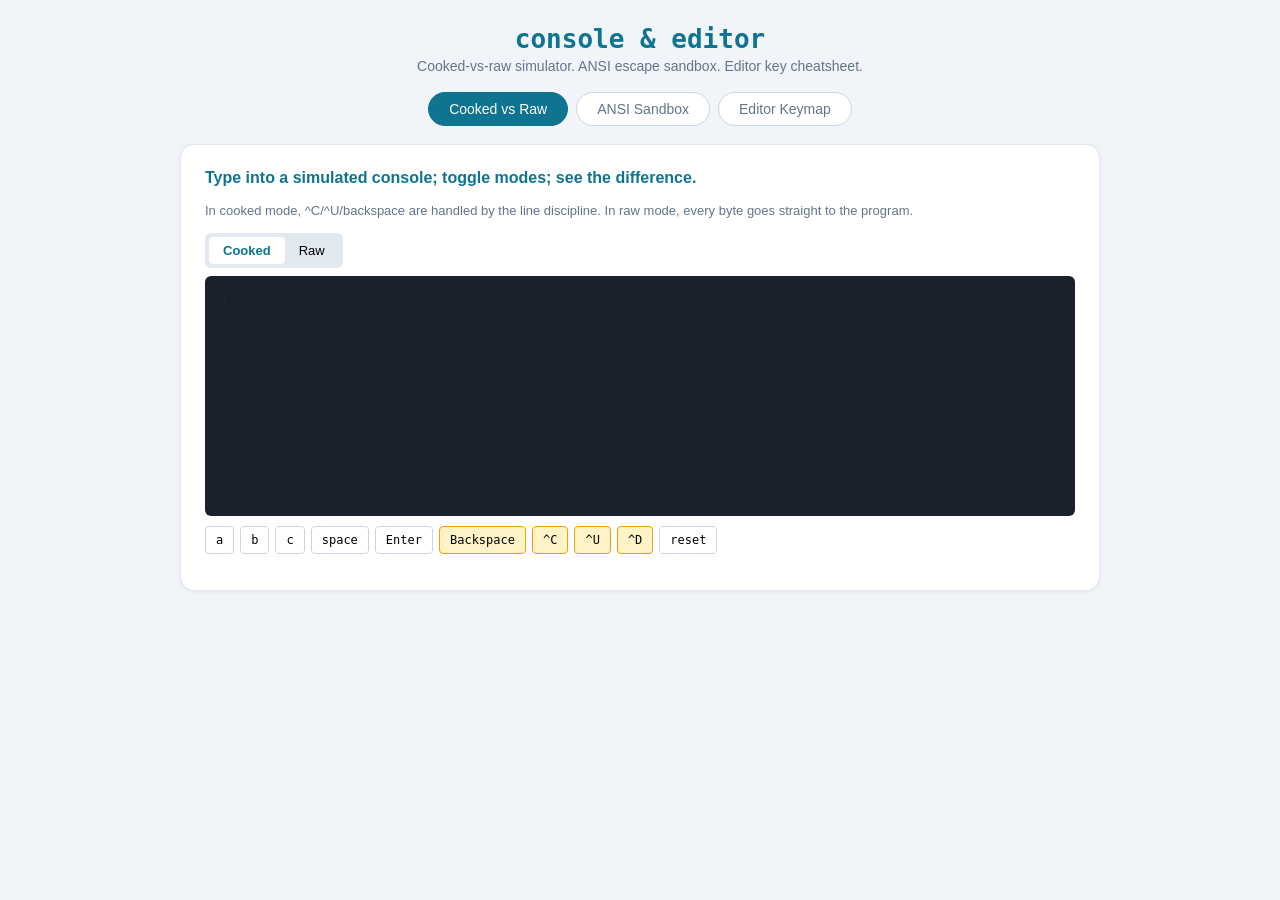
<file: docs/ccc-learn/src/console-and-editor/console-and-editor_interactive.html>
<!DOCTYPE html>
<html lang="en">
<head>
<meta charset="UTF-8">
<meta name="viewport" content="width=device-width, initial-scale=1.0">
<title>console-and-editor — Interactive</title>
<style>
  * { margin: 0; padding: 0; box-sizing: border-box; }
  body { font-family: -apple-system, BlinkMacSystemFont, "Segoe UI", sans-serif; background: #f1f5f9; min-height: 100vh; padding: 24px; color: #1e293b; }
  .container { max-width: 920px; margin: 0 auto; }
  h1 { text-align: center; font-size: 26px; margin-bottom: 4px; font-family: monospace; color: #0e7490; }
  .subtitle { text-align: center; font-size: 14px; color: #64748b; margin-bottom: 18px; }
  .tabs { display: flex; flex-wrap: wrap; justify-content: center; gap: 8px; margin-bottom: 18px; }
  .tab-btn { padding: 8px 20px; border-radius: 20px; border: 1px solid #cbd5e1; background: #fff; color: #64748b; font-size: 14px; cursor: pointer; font-family: inherit; transition: all .2s; }
  .tab-btn:hover { border-color: #94a3b8; }
  .tab-btn.active { background: #0e7490; color: #fff; border-color: #0e7490; }
  .tab-content { display: none; }
  .tab-content.active { display: block; }
  .panel { background: #fff; border-radius: 14px; border: 1px solid #e2e8f0; box-shadow: 0 1px 4px rgba(0,0,0,.06); padding: 24px; margin-bottom: 16px; }
  .panel h2 { font-size: 16px; color: #0e7490; margin-bottom: 14px; }
  .panel p.hint { font-size: 13px; color: #64748b; margin: 6px 0 12px; line-height: 1.5; }
  input[type=text] { width: 100%; padding: 8px 10px; font-size: 14px; font-family: monospace; border: 1px solid #cbd5e1; border-radius: 6px; background: #f8fafc; }
  button.action { padding: 6px 12px; border-radius: 6px; border: none; background: #0e7490; color: #fff; font-family: inherit; font-size: 13px; cursor: pointer; margin: 4px 4px 0 0; }
  button.action:hover { background: #155e75; }
  .terminal { font-family: monospace; font-size: 13px; padding: 12px; border-radius: 6px; background: #1a202c; color: #e2e8f0; min-height: 240px; line-height: 1.5; white-space: pre; overflow: auto; cursor: text; }
  .terminal .cursor { background: #f59e0b; color: #1a202c; }
  .keyrow { display: flex; gap: 6px; flex-wrap: wrap; margin-top: 10px; }
  .key { padding: 6px 10px; background: #fff; border: 1px solid #cbd5e1; border-radius: 4px; cursor: pointer; font-family: monospace; font-size: 12px; }
  .key:hover { background: #cffafe; border-color: #0e7490; }
  .key.ctrl { background: #fef3c7; border-color: #f59e0b; }
  .step { margin: 8px 0; padding: 10px; background: #f8fafc; border-radius: 6px; border-left: 3px solid #0e7490; font-size: 13px; line-height: 1.5; }
  .ansi-table { width: 100%; border-collapse: collapse; margin-top: 8px; font-size: 13px; }
  .ansi-table td, .ansi-table th { padding: 6px 10px; border: 1px solid #e2e8f0; text-align: left; font-family: monospace; }
  .ansi-table th { background: #f1f5f9; }
  .mode-toggle { display: inline-flex; padding: 4px; background: #e2e8f0; border-radius: 6px; margin-bottom: 8px; }
  .mode-toggle button { padding: 6px 14px; border: none; background: transparent; cursor: pointer; font-family: inherit; font-size: 13px; border-radius: 4px; }
  .mode-toggle button.active { background: #fff; color: #0e7490; font-weight: 600; }
  @media (max-width: 640px) {
    body { padding: 12px; } .tab-btn { padding: 6px 14px; font-size: 13px; } h1 { font-size: 22px; }
    .panel { padding: 16px; }
  }
</style>
</head>
<body>
<div class="container">
  <h1>console &amp; editor</h1>
  <p class="subtitle">Cooked-vs-raw simulator. ANSI escape sandbox. Editor key cheatsheet.</p>
  <div class="tabs">
    <button class="tab-btn active" onclick="switchTab(0)">Cooked vs Raw</button>
    <button class="tab-btn" onclick="switchTab(1)">ANSI Sandbox</button>
    <button class="tab-btn" onclick="switchTab(2)">Editor Keymap</button>
  </div>

  <div class="tab-content active" id="tab-0">
    <div class="panel">
      <h2>Type into a simulated console; toggle modes; see the difference.</h2>
      <p class="hint">In cooked mode, ^C/^U/backspace are handled by the line discipline. In raw mode, every byte goes straight to the program.</p>
      <div class="mode-toggle">
        <button id="mode-cooked" class="active" onclick="setMode('cooked')">Cooked</button>
        <button id="mode-raw" onclick="setMode('raw')">Raw</button>
      </div>
      <div class="terminal" id="terminal"></div>
      <div class="keyrow">
        <button class="key" onclick="press('a')">a</button>
        <button class="key" onclick="press('b')">b</button>
        <button class="key" onclick="press('c')">c</button>
        <button class="key" onclick="press(' ')">space</button>
        <button class="key" onclick="press('\n')">Enter</button>
        <button class="key ctrl" onclick="press('\x7F')">Backspace</button>
        <button class="key ctrl" onclick="press('\x03')">^C</button>
        <button class="key ctrl" onclick="press('\x15')">^U</button>
        <button class="key ctrl" onclick="press('\x04')">^D</button>
        <button class="key" onclick="resetTerm()">reset</button>
      </div>
      <div id="kernel-log" style="margin-top: 12px;"></div>
    </div>
  </div>

  <div class="tab-content" id="tab-1">
    <div class="panel">
      <h2>Type ANSI escape sequences. Watch the cursor move.</h2>
      <p class="hint">A 12×40 grid acts as a fake terminal. Type a sequence (e.g., <code>\\x1b[5;10H</code>) and any text after; click "Apply".</p>
      <input type="text" id="ansi-input" value="\x1b[2J\x1b[Hhello\x1b[3;5HWORLD" />
      <button class="action" onclick="applyAnsi()">Apply</button>
      <button class="action" onclick="clearAnsiGrid()" style="background:#64748b">Clear grid</button>
      <pre class="terminal" id="ansi-grid"></pre>
      <table class="ansi-table">
        <tr><th>Sequence</th><th>Effect</th></tr>
        <tr><td>\\x1b[2J</td><td>Clear screen</td></tr>
        <tr><td>\\x1b[H</td><td>Home cursor (row 1, col 1)</td></tr>
        <tr><td>\\x1b[r;cH</td><td>Move cursor to (r, c)</td></tr>
        <tr><td>\\x1b[A / B / C / D</td><td>Cursor up / down / right / left</td></tr>
      </table>
    </div>
  </div>

  <div class="tab-content" id="tab-2">
    <div class="panel">
      <h2>edit.zig keymap.</h2>
      <p class="hint">Every byte the editor accepts and what it does.</p>
      <table class="ansi-table">
        <tr><th>Byte</th><th>Action</th><th>Code</th></tr>
        <tr><td>printable (0x20–0x7E)</td><td>Insert at cursor</td><td><code>insertByte(b)</code></td></tr>
        <tr><td>0x7F (DEL/Backspace)</td><td>Delete char before cursor</td><td><code>backspace()</code></td></tr>
        <tr><td>0x1B '[' 'A' (arrow up)</td><td>Move cursor up one row</td><td><code>moveUp()</code></td></tr>
        <tr><td>0x1B '[' 'B' (arrow down)</td><td>Move cursor down one row</td><td><code>moveDown()</code></td></tr>
        <tr><td>0x1B '[' 'C' (arrow right)</td><td>Move cursor right one byte</td><td><code>moveRight()</code></td></tr>
        <tr><td>0x1B '[' 'D' (arrow left)</td><td>Move cursor left one byte</td><td><code>moveLeft()</code></td></tr>
        <tr><td>0x13 (^S)</td><td>Save: open with O_TRUNC, write whole buffer</td><td><code>save(path)</code></td></tr>
        <tr><td>0x18 (^X)</td><td>Exit: leaveRaw, exit(0)</td><td>break out of loop</td></tr>
        <tr><td>(others)</td><td>Ignored</td><td>—</td></tr>
      </table>
      <p class="hint" style="margin-top: 12px;">Buffer max: 16 KB. Beyond that, insertByte silently rejects.</p>
    </div>
  </div>
</div>

<script>
  function switchTab(idx) {
    document.querySelectorAll('.tab-btn').forEach((b, i) => b.classList.toggle('active', i === idx));
    document.querySelectorAll('.tab-content').forEach((c, i) => c.classList.toggle('active', i === idx));
  }

  // ============================================================
  // Cooked vs Raw simulator
  // ============================================================
  let mode = 'cooked';
  let lineBuf = ''; // committed
  let editBuf = ''; // being typed
  let displayed = '';

  function setMode(m) {
    mode = m;
    document.getElementById('mode-cooked').classList.toggle('active', m === 'cooked');
    document.getElementById('mode-raw').classList.toggle('active', m === 'raw');
    log(`<b>Mode → ${m}.</b> ${m === 'cooked' ? 'feedByte will buffer + handle control chars.' : 'feedByte will pass every byte raw.'}`);
  }
  function resetTerm() { lineBuf = ''; editBuf = ''; displayed = ''; document.getElementById('kernel-log').innerHTML = ''; render(); }
  function render() {
    document.getElementById('terminal').innerHTML = displayed + '<span class="cursor">█</span>';
  }
  function log(html) {
    const cur = document.getElementById('kernel-log').innerHTML;
    document.getElementById('kernel-log').innerHTML = `<div class="step">${html}</div>` + cur;
  }
  function press(b) {
    if (mode === 'raw') {
      lineBuf += b;
      log(`Raw mode. Byte 0x${b.charCodeAt(0).toString(16).padStart(2,'0')} '${b === '\n' ? '\\n' : b === '\x7F' ? '\\x7F' : b === '\x03' ? '^C' : b}' appended directly. wakeup(&input_buf). No echo. read() returns it as-is.`);
      return;
    }
    // cooked
    if (b === '\n') {
      editBuf += b;
      displayed += b;
      lineBuf += editBuf;
      log(`Cooked: '\\n'. Echo \\n. Commit line ('${editBuf.replace(/\n/g,'\\n')}'). wakeup. read() can return.`);
      editBuf = '';
    } else if (b === '\x7F') {
      if (editBuf.length === 0) { log(`Cooked: backspace. Edit buffer empty. No-op.`); }
      else { editBuf = editBuf.slice(0, -1); displayed = displayed.slice(0, -1); log(`Cooked: backspace. Pop char. Echo \\b\\space\\b.`); }
    } else if (b === '\x03') {
      displayed += '^C\n'; log(`Cooked: ^C. Echo "^C\\n". Call proc.kill(fg_pid). Edit buffer left as-is.`);
    } else if (b === '\x15') {
      const erased = editBuf.length;
      displayed = displayed.slice(0, displayed.length - editBuf.length);
      editBuf = '';
      log(`Cooked: ^U. Erase ${erased} chars. Edit buffer cleared.`);
    } else if (b === '\x04') {
      if (editBuf.length === 0) { log(`Cooked: ^D, buffer empty → EOF (read returns 0).`); }
      else { displayed += editBuf; lineBuf += editBuf; log(`Cooked: ^D, buffer non-empty → commit as if Enter.`); editBuf = ''; }
    } else {
      editBuf += b; displayed += b; log(`Cooked: '${b}' (0x${b.charCodeAt(0).toString(16).padStart(2,'0')}). Echo, append to edit buffer.`);
    }
    render();
  }
  setMode('cooked');
  resetTerm();

  // ============================================================
  // ANSI Sandbox
  // ============================================================
  const ROWS = 12, COLS = 40;
  let grid;
  let cursorR = 1, cursorC = 1;

  function clearAnsiGrid() {
    grid = Array(ROWS).fill(null).map(() => Array(COLS).fill(' '));
    cursorR = 1; cursorC = 1;
    renderGrid();
  }
  function renderGrid() {
    let html = '';
    for (let r = 0; r < ROWS; r++) {
      for (let c = 0; c < COLS; c++) {
        if (r === cursorR - 1 && c === cursorC - 1) html += `<span class="cursor">${grid[r][c]}</span>`;
        else html += grid[r][c];
      }
      html += '\n';
    }
    document.getElementById('ansi-grid').innerHTML = html;
  }

  function applyAnsi() {
    let s = document.getElementById('ansi-input').value;
    // Decode \x1b literal
    s = s.replace(/\\x1b/g, '\x1b').replace(/\\n/g, '\n');
    let i = 0;
    while (i < s.length) {
      const c = s[i];
      if (c === '\x1b' && s[i+1] === '[') {
        // CSI sequence
        let j = i + 2;
        while (j < s.length && !/[A-Za-z]/.test(s[j])) j++;
        if (j < s.length) {
          const params = s.substring(i+2, j);
          const cmd = s[j];
          if (cmd === 'J' && params === '2') { clearAnsiGrid(); }
          else if (cmd === 'H') {
            if (params === '') { cursorR = 1; cursorC = 1; }
            else {
              const parts = params.split(';');
              cursorR = parseInt(parts[0]) || 1;
              cursorC = parseInt(parts[1]) || 1;
            }
          }
          else if (cmd === 'A') cursorR = Math.max(1, cursorR - (parseInt(params) || 1));
          else if (cmd === 'B') cursorR = Math.min(ROWS, cursorR + (parseInt(params) || 1));
          else if (cmd === 'C') cursorC = Math.min(COLS, cursorC + (parseInt(params) || 1));
          else if (cmd === 'D') cursorC = Math.max(1, cursorC - (parseInt(params) || 1));
          i = j + 1; continue;
        }
      }
      if (c === '\n') { cursorR++; cursorC = 1; if (cursorR > ROWS) cursorR = ROWS; }
      else if (cursorR >= 1 && cursorR <= ROWS && cursorC >= 1 && cursorC <= COLS) {
        grid[cursorR - 1][cursorC - 1] = c;
        cursorC++;
        if (cursorC > COLS) { cursorC = 1; cursorR++; }
      }
      i++;
    }
    renderGrid();
  }
  clearAnsiGrid();
  applyAnsi();
</script>
</body>
</html>
</file>
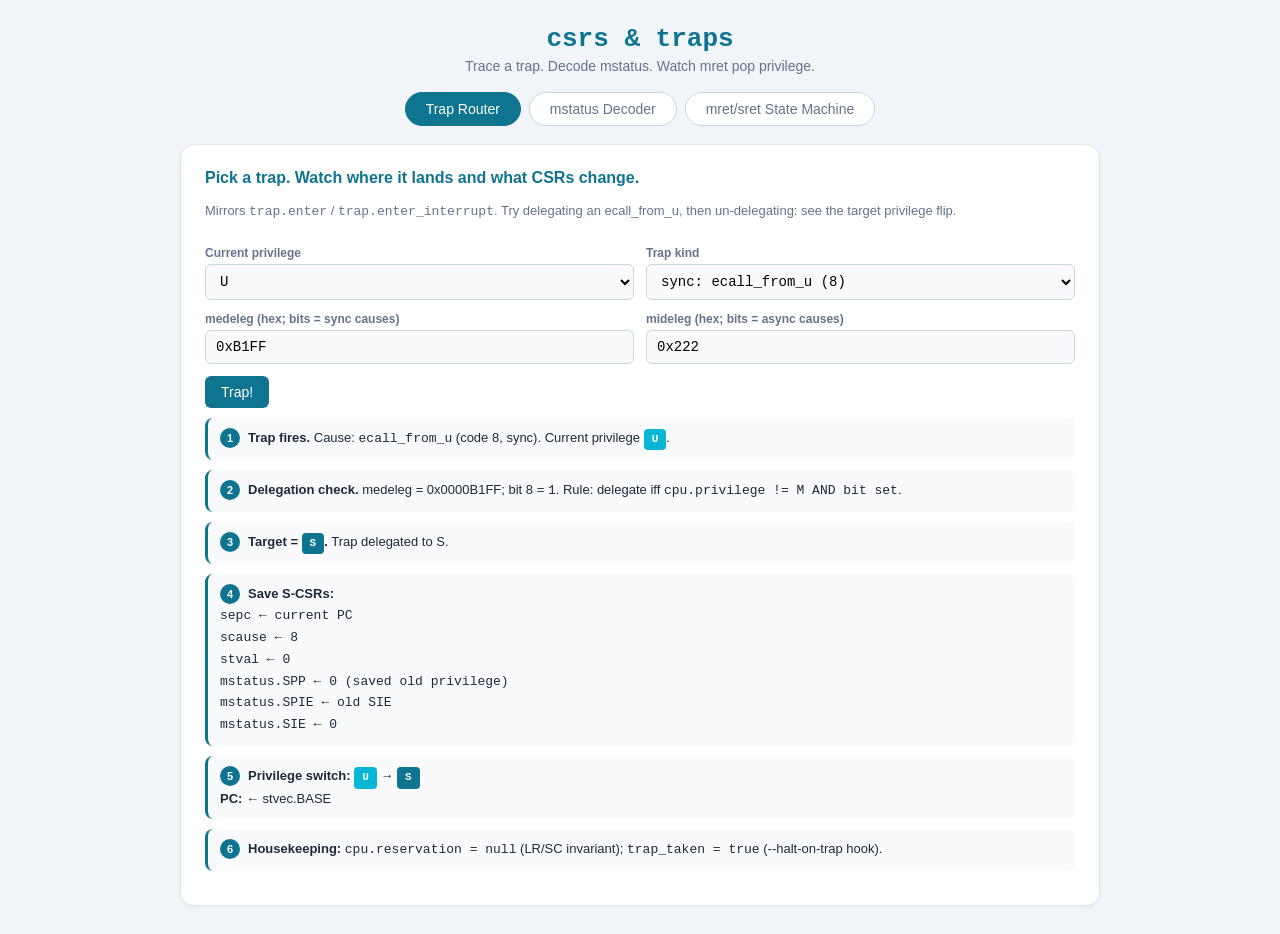
<file: docs/ccc-learn/src/csrs-traps-and-privilege/csrs-traps-and-privilege_interactive.html>
<!DOCTYPE html>
<html lang="en">
<head>
<meta charset="UTF-8">
<meta name="viewport" content="width=device-width, initial-scale=1.0">
<title>csrs-traps-and-privilege — Interactive</title>
<style>
  * { margin: 0; padding: 0; box-sizing: border-box; }
  body { font-family: -apple-system, BlinkMacSystemFont, "Segoe UI", sans-serif; background: #f1f5f9; min-height: 100vh; padding: 24px; color: #1e293b; }
  .container { max-width: 920px; margin: 0 auto; }
  h1 { text-align: center; font-size: 26px; margin-bottom: 4px; font-family: monospace; color: #0e7490; }
  .subtitle { text-align: center; font-size: 14px; color: #64748b; margin-bottom: 18px; }
  .tabs { display: flex; flex-wrap: wrap; justify-content: center; gap: 8px; margin-bottom: 18px; }
  .tab-btn { padding: 8px 20px; border-radius: 20px; border: 1px solid #cbd5e1; background: #fff; color: #64748b; font-size: 14px; cursor: pointer; font-family: inherit; transition: all .2s; }
  .tab-btn:hover { border-color: #94a3b8; }
  .tab-btn.active { background: #0e7490; color: #fff; border-color: #0e7490; }
  .tab-content { display: none; }
  .tab-content.active { display: block; }
  .panel { background: #fff; border-radius: 14px; border: 1px solid #e2e8f0; box-shadow: 0 1px 4px rgba(0,0,0,.06); padding: 24px; margin-bottom: 16px; }
  .panel h2 { font-size: 16px; color: #0e7490; margin-bottom: 14px; }
  .panel p.hint { font-size: 13px; color: #64748b; margin: 6px 0 12px; line-height: 1.5; }
  label { display: block; font-size: 12px; color: #64748b; margin: 12px 0 4px; font-weight: 600; }
  input[type=text], select { width: 100%; padding: 8px 10px; font-size: 14px; font-family: monospace; border: 1px solid #cbd5e1; border-radius: 6px; background: #f8fafc; }
  input[type=text]:focus, select:focus { outline: 2px solid #0e7490; }
  .row { display: flex; gap: 12px; flex-wrap: wrap; }
  .row > div { flex: 1; min-width: 130px; }
  button.action { padding: 8px 16px; border-radius: 6px; border: none; background: #0e7490; color: #fff; font-family: inherit; font-size: 14px; cursor: pointer; margin-top: 12px; }
  button.action:hover { background: #155e75; }
  .step { margin: 10px 0; padding: 10px 12px; border-radius: 8px; background: #f8fafc; border-left: 3px solid #0e7490; font-size: 13px; line-height: 1.6; }
  .step .num { display: inline-block; width: 20px; height: 20px; border-radius: 50%; background: #0e7490; color: #fff; text-align: center; line-height: 20px; font-weight: 700; margin-right: 8px; font-size: 11px; }
  .priv-badge { display: inline-block; padding: 2px 8px; border-radius: 4px; font-size: 11px; font-weight: 700; font-family: monospace; }
  .priv-M { background: #f59e0b; color: #fff; }
  .priv-S { background: #0e7490; color: #fff; }
  .priv-U { background: #06b6d4; color: #fff; }
  .csr-fields { display: grid; grid-template-columns: repeat(auto-fill, minmax(120px, 1fr)); gap: 6px; margin-top: 12px; }
  .csr-field { padding: 6px 10px; border-radius: 4px; background: #f8fafc; border: 1px solid #e2e8f0; font-family: monospace; font-size: 12px; }
  .csr-field .name { color: #64748b; font-size: 10px; }
  .csr-field.set { background: #cffafe; border-color: #0e7490; }
  .timeline { margin-top: 12px; }
  .timeline-step { display: flex; gap: 12px; margin: 8px 0; padding: 10px; background: #f8fafc; border-radius: 8px; border-left: 3px solid #0e7490; font-size: 13px; }
  .timeline-step .icon { flex-shrink: 0; width: 28px; height: 28px; border-radius: 50%; background: #0e7490; color: #fff; text-align: center; line-height: 28px; font-weight: 700; }
  .timeline-step .body { flex: 1; line-height: 1.5; }
  pre.binary { font-family: monospace; font-size: 12px; padding: 10px; border-radius: 6px; background: #1a202c; color: #e2e8f0; margin-top: 8px; overflow-x: auto; line-height: 1.6; }
  @media (max-width: 640px) {
    body { padding: 12px; } .tab-btn { padding: 6px 14px; font-size: 13px; } h1 { font-size: 22px; }
    .panel { padding: 16px; }
  }
</style>
</head>
<body>
<div class="container">
  <h1>csrs &amp; traps</h1>
  <p class="subtitle">Trace a trap. Decode mstatus. Watch mret pop privilege.</p>
  <div class="tabs">
    <button class="tab-btn active" onclick="switchTab(0)">Trap Router</button>
    <button class="tab-btn" onclick="switchTab(1)">mstatus Decoder</button>
    <button class="tab-btn" onclick="switchTab(2)">mret/sret State Machine</button>
  </div>

  <div class="tab-content active" id="tab-0">
    <div class="panel">
      <h2>Pick a trap. Watch where it lands and what CSRs change.</h2>
      <p class="hint">Mirrors <code>trap.enter</code> / <code>trap.enter_interrupt</code>. Try delegating an ecall_from_u, then un-delegating: see the target privilege flip.</p>
      <div class="row">
        <div><label>Current privilege</label>
          <select id="cur-priv"><option value="U">U</option><option value="S">S</option><option value="M">M</option></select>
        </div>
        <div><label>Trap kind</label>
          <select id="trap-kind">
            <option value="ecall_u">sync: ecall_from_u (8)</option>
            <option value="ecall_s">sync: ecall_from_s (9)</option>
            <option value="page_fault_load">sync: load_page_fault (13)</option>
            <option value="illegal">sync: illegal_instruction (2)</option>
            <option value="mti">async: MTI (timer, 7)</option>
            <option value="sei">async: SEI (PLIC, 9)</option>
          </select>
        </div>
      </div>
      <div class="row">
        <div><label>medeleg (hex; bits = sync causes)</label><input type="text" id="medeleg" value="0xB1FF" /></div>
        <div><label>mideleg (hex; bits = async causes)</label><input type="text" id="mideleg" value="0x222" /></div>
      </div>
      <button class="action" onclick="routeTrap()">Trap!</button>
      <div id="trap-out"></div>
    </div>
  </div>

  <div class="tab-content" id="tab-1">
    <div class="panel">
      <h2>Decode an mstatus value bit by bit.</h2>
      <p class="hint">Click bits to toggle. The decoder shows each named field's meaning.</p>
      <label>mstatus (hex)</label>
      <input type="text" id="ms-hex" value="0x00001880" oninput="renderMs()" />
      <div class="csr-fields" id="ms-grid"></div>
      <p class="hint" id="ms-summary"></p>
    </div>
  </div>

  <div class="tab-content" id="tab-2">
    <div class="panel">
      <h2>Step through a trap entry → handler → mret cycle.</h2>
      <p class="hint">Set up the pre-trap state, watch the CSR diff at each phase. Mirrors <code>trap.enter</code> + <code>trap.exit_mret</code>.</p>
      <div class="row">
        <div><label>Pre-trap privilege</label>
          <select id="rt-priv"><option value="U">U</option><option value="S">S</option><option value="M">M</option></select>
        </div>
        <div><label>Pre-trap MIE</label>
          <select id="rt-mie"><option value="1">1 (enabled)</option><option value="0">0 (disabled)</option></select>
        </div>
        <div><label>Pre-trap PC</label><input type="text" id="rt-pc" value="0x80001000" /></div>
        <div><label>mtvec</label><input type="text" id="rt-mtvec" value="0x80000400" /></div>
      </div>
      <button class="action" onclick="runRoundtrip()">Run trap → handler → mret</button>
      <div id="rt-out"></div>
    </div>
  </div>
</div>

<script>
  function switchTab(idx) {
    document.querySelectorAll('.tab-btn').forEach((b, i) => b.classList.toggle('active', i === idx));
    document.querySelectorAll('.tab-content').forEach((c, i) => c.classList.toggle('active', i === idx));
  }
  function parseHex(s) { s = (s||'').trim().replace(/^0x/i,''); if(!/^[0-9a-fA-F]+$/.test(s)) return NaN; return parseInt(s,16)>>>0; }
  function hex8(n) { return '0x'+(n>>>0).toString(16).padStart(8,'0').toUpperCase(); }
  function privSpan(p) { return `<span class="priv-badge priv-${p}">${p}</span>`; }

  // ============================================================
  // Trap Router
  // ============================================================
  const TRAPS = {
    ecall_u:        { code: 8,  async: false, name: 'ecall_from_u',     tval: '0' },
    ecall_s:        { code: 9,  async: false, name: 'ecall_from_s',     tval: '0' },
    page_fault_load:{ code: 13, async: false, name: 'load_page_fault',  tval: 'faulting VA' },
    illegal:        { code: 2,  async: false, name: 'illegal_instruction', tval: 'instr word' },
    mti:            { code: 7,  async: true,  name: 'machine timer (MTI)', tval: '0' },
    sei:            { code: 9,  async: true,  name: 's external (SEI)',     tval: '0' },
  };

  function routeTrap() {
    const priv = document.getElementById('cur-priv').value;
    const kind = document.getElementById('trap-kind').value;
    const medeleg = parseHex(document.getElementById('medeleg').value);
    const mideleg = parseHex(document.getElementById('mideleg').value);
    const t = TRAPS[kind];
    if (isNaN(medeleg) || isNaN(mideleg)) { document.getElementById('trap-out').innerHTML = '<div class="step" style="border-left-color:#dc2626;background:#fee2e2">medeleg/mideleg must parse as hex.</div>'; return; }

    const mask = t.async ? mideleg : medeleg;
    const delegated = ((mask >>> t.code) & 1) === 1;
    const target = (priv !== 'M' && delegated) ? 'S' : 'M';
    const out = [];
    function step(num, html) { out.push(`<div class="step"><span class="num">${num}</span>${html}</div>`); }

    step(1, `<b>Trap fires.</b> Cause: <code>${t.name}</code> (code ${t.code}, ${t.async ? 'async' : 'sync'}). Current privilege ${privSpan(priv)}.`);
    step(2, `<b>Delegation check.</b> ${t.async ? 'mideleg' : 'medeleg'} = ${hex8(mask)}; bit ${t.code} = <code>${delegated ? 1 : 0}</code>. Rule: delegate iff <code>cpu.privilege != M AND bit set</code>.`);
    step(3, `<b>Target = ${privSpan(target)}.</b> ${target === 'M' ? 'Trap goes to M (either not delegated or current is M).' : 'Trap delegated to S.'}`);
    if (target === 'M') {
      step(4, `<b>Save M-CSRs:</b><br><code>mepc &larr; current PC</code><br><code>mcause &larr; ${t.async ? '0x' + (0x80000000 | t.code).toString(16) : t.code} ${t.async ? '(bit 31 set for async)' : ''}</code><br><code>mtval &larr; ${t.tval}</code><br><code>mstatus.MPP &larr; ${priv} (saved old privilege)</code><br><code>mstatus.MPIE &larr; old MIE</code><br><code>mstatus.MIE &larr; 0 (disable interrupts)</code>`);
      step(5, `<b>Privilege switch:</b> ${privSpan(priv)} &rarr; ${privSpan('M')}<br><b>PC:</b> &larr; mtvec.BASE`);
    } else {
      step(4, `<b>Save S-CSRs:</b><br><code>sepc &larr; current PC</code><br><code>scause &larr; ${t.async ? '0x' + (0x80000000 | t.code).toString(16) : t.code}</code><br><code>stval &larr; ${t.tval}</code><br><code>mstatus.SPP &larr; ${priv === 'S' ? 1 : 0} (saved old privilege)</code><br><code>mstatus.SPIE &larr; old SIE</code><br><code>mstatus.SIE &larr; 0</code>`);
      step(5, `<b>Privilege switch:</b> ${privSpan(priv)} &rarr; ${privSpan('S')}<br><b>PC:</b> &larr; stvec.BASE`);
    }
    step(6, `<b>Housekeeping:</b> <code>cpu.reservation = null</code> (LR/SC invariant); <code>trap_taken = true</code> (--halt-on-trap hook).`);
    document.getElementById('trap-out').innerHTML = out.join('');
  }
  routeTrap();

  // ============================================================
  // mstatus Decoder
  // ============================================================
  const MS_BITS = [
    { bit: 1,  name: 'SIE',  desc: 'S Interrupt Enable' },
    { bit: 3,  name: 'MIE',  desc: 'M Interrupt Enable' },
    { bit: 5,  name: 'SPIE', desc: 'Previous SIE' },
    { bit: 7,  name: 'MPIE', desc: 'Previous MIE' },
    { bit: 8,  name: 'SPP',  desc: 'S prev privilege (1=S,0=U)' },
    { bit: 11, name: 'MPP[0]', desc: 'M prev privilege bit 0' },
    { bit: 12, name: 'MPP[1]', desc: 'M prev privilege bit 1' },
    { bit: 17, name: 'MPRV', desc: 'Modify Privilege' },
    { bit: 18, name: 'SUM',  desc: 'S User Memory access' },
    { bit: 19, name: 'MXR',  desc: 'Make eXecutable Readable' },
    { bit: 20, name: 'TVM',  desc: 'Trap Virtual Memory' },
    { bit: 22, name: 'TSR',  desc: 'Trap SRET' },
  ];

  function renderMs() {
    const v = parseHex(document.getElementById('ms-hex').value);
    if (isNaN(v)) return;
    let html = '';
    for (const b of MS_BITS) {
      const set = (v & (1 << b.bit)) !== 0;
      html += `<div class="csr-field${set ? ' set' : ''}" onclick="toggleMs(${b.bit})" style="cursor:pointer"><div class="name">bit ${b.bit}</div><div><b>${b.name}</b>=${set ? 1 : 0}</div><div class="name">${b.desc}</div></div>`;
    }
    document.getElementById('ms-grid').innerHTML = html;
    const mpp = ((v >>> 11) & 3);
    const mppName = ['U','S','reserved','M'][mpp];
    const sum = [];
    if (v & (1 << 3)) sum.push('M-interrupts on');
    if (v & (1 << 1)) sum.push('S-interrupts on');
    sum.push(`MPP=${mppName}`);
    if (v & (1 << 17)) sum.push('MPRV active (M loads/stores use MPP privilege)');
    if (v & (1 << 18)) sum.push('SUM active (S can read U pages)');
    if (v & (1 << 19)) sum.push('MXR active (X implies R for loads)');
    document.getElementById('ms-summary').innerHTML = sum.join(' &middot; ');
  }
  function toggleMs(bit) {
    let v = parseHex(document.getElementById('ms-hex').value);
    if (isNaN(v)) return;
    v = (v ^ (1 << bit)) >>> 0;
    document.getElementById('ms-hex').value = hex8(v);
    renderMs();
  }
  renderMs();

  // ============================================================
  // mret/sret round-trip
  // ============================================================
  function runRoundtrip() {
    const priv = document.getElementById('rt-priv').value;
    const mie = parseInt(document.getElementById('rt-mie').value);
    const pc = parseHex(document.getElementById('rt-pc').value);
    const mtvec = parseHex(document.getElementById('rt-mtvec').value);
    if ([pc, mtvec].some(isNaN)) { document.getElementById('rt-out').innerHTML = '<div class="step" style="border-left-color:#dc2626;background:#fee2e2">PC and mtvec must parse.</div>'; return; }

    const out = [];
    let curPriv = priv, curMie = mie, curPc = pc;
    let mpp = 0, mpie = 0, mepc = 0;

    function tl(icon, body) {
      out.push(`<div class="timeline-step"><div class="icon">${icon}</div><div class="body">${body}</div></div>`);
    }

    tl('1', `<b>Pre-trap state:</b><br>privilege=${privSpan(curPriv)} &middot; MIE=${curMie} &middot; PC=${hex8(curPc)}`);

    // Trap entry
    mepc = curPc;
    mpp = ({U:0,S:1,M:3})[curPriv];
    mpie = curMie;
    curMie = 0;
    const oldPriv = curPriv;
    curPriv = 'M';
    curPc = mtvec;
    tl('2', `<b>Trap fires (e.g., timer interrupt).</b> Save state:<br>mepc &larr; ${hex8(mepc)} &middot; mstatus.MPP &larr; ${oldPriv} &middot; mstatus.MPIE &larr; ${mpie}<br>Disable: mstatus.MIE &larr; 0<br>Switch: privilege &rarr; ${privSpan('M')} &middot; PC &larr; mtvec = ${hex8(curPc)}`);

    // Handler
    tl('3', `<b>Handler runs.</b> Reads mcause, dispatches. Suppose it advances mepc by 4 (post-ecall) — but for an interrupt it leaves mepc alone.<br>(For this demo we leave mepc = ${hex8(mepc)}.)`);

    // mret
    const restorePriv = ['U','S','reserved','M'][mpp];
    const newPc = mepc;
    const newMie = mpie;
    curPriv = restorePriv;
    curPc = newPc;
    curMie = newMie;
    mpp = 0; mpie = 1;
    tl('4', `<b>mret:</b><br>PC &larr; mepc = ${hex8(newPc)}<br>privilege &larr; mstatus.MPP = ${restorePriv}<br>mstatus.MIE &larr; mstatus.MPIE = ${newMie}<br>mstatus.MPIE &larr; 1 &middot; mstatus.MPP &larr; U`);
    tl('5', `<b>Post-trap state:</b><br>privilege=${privSpan(curPriv)} &middot; MIE=${curMie} &middot; PC=${hex8(curPc)}`);

    document.getElementById('rt-out').innerHTML = `<div class="timeline">${out.join('')}</div>`;
  }
  runRoundtrip();
</script>
</body>
</html>
</file>
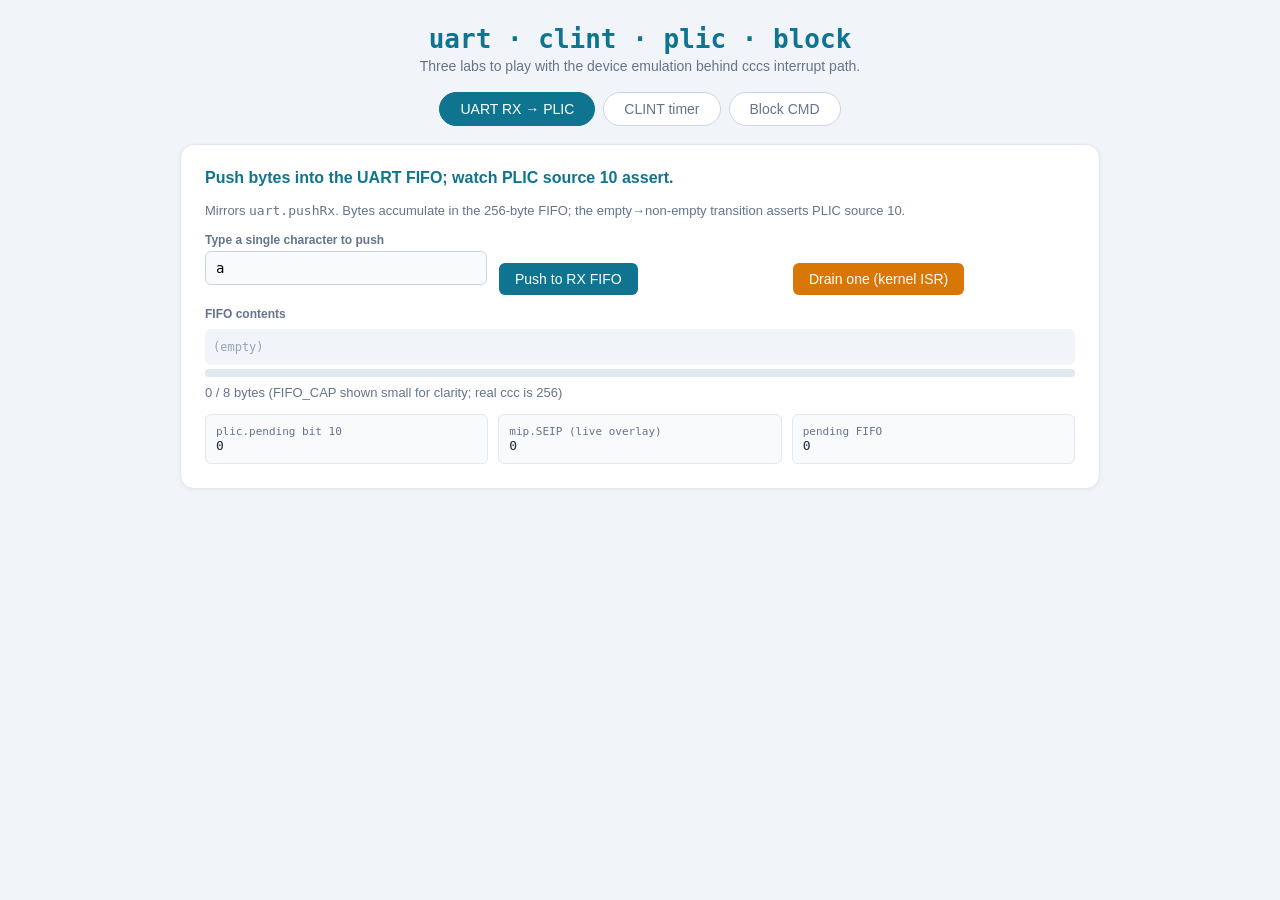
<file: docs/ccc-learn/src/devices-uart-clint-plic-block/devices-uart-clint-plic-block_interactive.html>
<!DOCTYPE html>
<html lang="en">
<head>
<meta charset="UTF-8">
<meta name="viewport" content="width=device-width, initial-scale=1.0">
<title>devices — Interactive</title>
<style>
  * { margin: 0; padding: 0; box-sizing: border-box; }
  body { font-family: -apple-system, BlinkMacSystemFont, "Segoe UI", sans-serif; background: #f1f5f9; min-height: 100vh; padding: 24px; color: #1e293b; }
  .container { max-width: 920px; margin: 0 auto; }
  h1 { text-align: center; font-size: 26px; margin-bottom: 4px; font-family: monospace; color: #0e7490; }
  .subtitle { text-align: center; font-size: 14px; color: #64748b; margin-bottom: 18px; }
  .tabs { display: flex; flex-wrap: wrap; justify-content: center; gap: 8px; margin-bottom: 18px; }
  .tab-btn { padding: 8px 20px; border-radius: 20px; border: 1px solid #cbd5e1; background: #fff; color: #64748b; font-size: 14px; cursor: pointer; font-family: inherit; transition: all .2s; }
  .tab-btn:hover { border-color: #94a3b8; }
  .tab-btn.active { background: #0e7490; color: #fff; border-color: #0e7490; }
  .tab-content { display: none; }
  .tab-content.active { display: block; }
  .panel { background: #fff; border-radius: 14px; border: 1px solid #e2e8f0; box-shadow: 0 1px 4px rgba(0,0,0,.06); padding: 24px; margin-bottom: 16px; }
  .panel h2 { font-size: 16px; color: #0e7490; margin-bottom: 14px; }
  .panel p.hint { font-size: 13px; color: #64748b; margin: 6px 0 12px; line-height: 1.5; }
  label { display: block; font-size: 12px; color: #64748b; margin: 12px 0 4px; font-weight: 600; }
  input[type=text], select { width: 100%; padding: 8px 10px; font-size: 14px; font-family: monospace; border: 1px solid #cbd5e1; border-radius: 6px; background: #f8fafc; }
  input[type=text]:focus, select:focus { outline: 2px solid #0e7490; }
  .row { display: flex; gap: 12px; flex-wrap: wrap; }
  .row > div { flex: 1; min-width: 130px; }
  button.action { padding: 8px 16px; border-radius: 6px; border: none; background: #0e7490; color: #fff; font-family: inherit; font-size: 14px; cursor: pointer; margin-top: 12px; }
  button.action:hover { background: #155e75; }
  button.action.warn { background: #d97706; }
  pre.binary { font-family: monospace; font-size: 13px; padding: 14px; border-radius: 8px; background: #1a202c; color: #e2e8f0; margin-top: 12px; overflow-x: auto; line-height: 1.7; min-height: 50px; }
  .fifo { display: flex; gap: 4px; flex-wrap: wrap; padding: 8px; background: #f1f5f9; border-radius: 6px; min-height: 36px; align-items: center; margin-top: 8px; }
  .fifo-byte { padding: 4px 8px; background: #0e7490; color: #fff; border-radius: 4px; font-family: monospace; font-size: 13px; font-weight: 600; }
  .meter { display: flex; height: 8px; background: #e2e8f0; border-radius: 4px; overflow: hidden; margin-top: 4px; }
  .meter-fill { background: #0e7490; transition: width .2s; }
  .signal-row { display: flex; gap: 10px; margin-top: 12px; flex-wrap: wrap; }
  .signal { flex: 1; min-width: 130px; padding: 10px; background: #f8fafc; border-radius: 6px; border: 1px solid #e2e8f0; font-family: monospace; font-size: 13px; }
  .signal.hot { background: #fef3c7; border-color: #f59e0b; }
  .signal .name { font-size: 11px; color: #64748b; }
  .step { margin: 8px 0; padding: 10px; background: #f8fafc; border-radius: 6px; border-left: 3px solid #0e7490; font-size: 13px; line-height: 1.6; }
  .err { color: #dc2626; font-size: 13px; margin-top: 8px; padding: 8px; background: #fee2e2; border-radius: 6px; }
  .ok-bar { color: #059669; font-size: 13px; margin-top: 8px; padding: 8px; background: #d1fae5; border-radius: 6px; }
  @media (max-width: 640px) {
    body { padding: 12px; } .tab-btn { padding: 6px 14px; font-size: 13px; } h1 { font-size: 22px; }
    .panel { padding: 16px; }
  }
</style>
</head>
<body>
<div class="container">
  <h1>uart · clint · plic · block</h1>
  <p class="subtitle">Three labs to play with the device emulation behind cccs interrupt path.</p>
  <div class="tabs">
    <button class="tab-btn active" onclick="switchTab(0)">UART RX → PLIC</button>
    <button class="tab-btn" onclick="switchTab(1)">CLINT timer</button>
    <button class="tab-btn" onclick="switchTab(2)">Block CMD</button>
  </div>

  <div class="tab-content active" id="tab-0">
    <div class="panel">
      <h2>Push bytes into the UART FIFO; watch PLIC source 10 assert.</h2>
      <p class="hint">Mirrors <code>uart.pushRx</code>. Bytes accumulate in the 256-byte FIFO; the empty→non-empty transition asserts PLIC source 10.</p>
      <label>Type a single character to push</label>
      <div class="row">
        <div><input type="text" id="rx-input" maxlength="1" value="a" /></div>
        <div><button class="action" onclick="pushRx()">Push to RX FIFO</button></div>
        <div><button class="action warn" onclick="drainOne()">Drain one (kernel ISR)</button></div>
      </div>
      <label>FIFO contents</label>
      <div class="fifo" id="rx-fifo"></div>
      <div class="meter"><div class="meter-fill" id="rx-meter" style="width:0%"></div></div>
      <p class="hint" id="rx-fill"></p>
      <div class="signal-row" id="signals"></div>
      <div id="rx-log"></div>
    </div>
  </div>

  <div class="tab-content" id="tab-1">
    <div class="panel">
      <h2>Set <code>mtimecmp</code>. Tick <code>mtime</code> forward. Watch <code>mip.MTIP</code> flip.</h2>
      <p class="hint">Mirrors <code>clint.isMtipPending</code>. MTIP is computed live as <code>mtime >= mtimecmp</code>.</p>
      <div class="row">
        <div><label>mtime</label><input type="text" id="mtime" value="50" /></div>
        <div><label>mtimecmp</label><input type="text" id="mtimecmp" value="100" /></div>
        <div><label>Tick by</label><input type="text" id="tick-by" value="10" /></div>
      </div>
      <button class="action" onclick="tickClint()">Tick mtime forward</button>
      <button class="action warn" onclick="resetClint()">Reset</button>
      <pre class="binary" id="clint-state"></pre>
      <p class="hint" id="clint-status"></p>
    </div>
  </div>

  <div class="tab-content" id="tab-2">
    <div class="panel">
      <h2>Submit a block transfer. Watch the deferred IRQ.</h2>
      <p class="hint">Mirrors <code>block.performTransfer</code>. Writing CMD's high byte (offset 0xB) triggers the transfer synchronously, then defers the IRQ to the next instruction boundary.</p>
      <div class="row">
        <div><label>Sector</label><input type="text" id="bk-sector" value="17" /></div>
        <div><label>Buffer PA (hex)</label><input type="text" id="bk-pa" value="0x80100000" /></div>
        <div><label>CMD</label>
          <select id="bk-cmd">
            <option value="1">1 (read)</option>
            <option value="2">2 (write)</option>
            <option value="0">0 (idle)</option>
            <option value="9">9 (bogus)</option>
          </select>
        </div>
      </div>
      <button class="action" onclick="bkSubmit()">Write CMD bytes 0..3 (sw)</button>
      <button class="action warn" onclick="bkStep()">Next instruction (cpu.step)</button>
      <div id="bk-out"></div>
    </div>
  </div>
</div>

<script>
  function switchTab(idx) {
    document.querySelectorAll('.tab-btn').forEach((b, i) => b.classList.toggle('active', i === idx));
    document.querySelectorAll('.tab-content').forEach((c, i) => c.classList.toggle('active', i === idx));
  }
  function parseHex(s) { s = (s||'').trim().replace(/^0x/i,''); if(!/^[0-9a-fA-F]+$/.test(s)) return NaN; return parseInt(s,16)>>>0; }
  function hex8(n) { return '0x'+(n>>>0).toString(16).padStart(8,'0').toUpperCase(); }

  // ============================================================
  // UART RX → PLIC
  // ============================================================
  const FIFO_CAP = 8;  // demo cap; real ccc is 256
  let fifo = [];
  let plic_pending = 0;
  let plic_src10_asserted = false;

  function renderFifo() {
    const el = document.getElementById('rx-fifo');
    el.innerHTML = fifo.length === 0 ? '<span style="color:#94a3b8;font-size:12px;font-family:monospace">(empty)</span>' :
      fifo.map(c => `<div class="fifo-byte">'${c}'</div>`).join('');
    document.getElementById('rx-meter').style.width = (fifo.length / FIFO_CAP * 100) + '%';
    document.getElementById('rx-fill').textContent = `${fifo.length} / ${FIFO_CAP} bytes (FIFO_CAP shown small for clarity; real ccc is 256)`;
    const sigs = [
      { name: 'plic.pending bit 10', val: plic_src10_asserted ? '1' : '0', hot: plic_src10_asserted },
      { name: 'mip.SEIP (live overlay)', val: plic_src10_asserted ? '1' : '0', hot: plic_src10_asserted },
      { name: 'pending FIFO', val: fifo.length, hot: fifo.length > 0 },
    ];
    document.getElementById('signals').innerHTML = sigs.map(s => `<div class="signal${s.hot ? ' hot' : ''}"><div class="name">${s.name}</div><div>${s.val}</div></div>`).join('');
  }

  function logRx(html) {
    const cur = document.getElementById('rx-log').innerHTML;
    document.getElementById('rx-log').innerHTML = `<div class="step">${html}</div>` + cur;
  }

  function pushRx() {
    const ch = document.getElementById('rx-input').value || 'a';
    const b = ch.charCodeAt(0);
    if (fifo.length >= FIFO_CAP) { logRx(`<b>FIFO full!</b> Byte 0x${b.toString(16)} ('${ch}') dropped.`); return; }
    const wasEmpty = fifo.length === 0;
    fifo.push(ch);
    if (wasEmpty) {
      plic_src10_asserted = true;
      logRx(`<b>pushRx('${ch}')</b>: FIFO went empty &rarr; non-empty. <code>plic.assertSource(10)</code> fires. mip.SEIP becomes 1; CPU will trap at next instruction boundary.`);
    } else {
      logRx(`<b>pushRx('${ch}')</b>: byte added. PLIC source 10 already asserted (level-triggered); no new assertion needed.`);
    }
    renderFifo();
  }

  function drainOne() {
    if (fifo.length === 0) { logRx(`Kernel ISR ran with empty FIFO. Source 10 has been deasserted; <code>plic.complete(10)</code> would write back.`); return; }
    const ch = fifo.shift();
    logRx(`<b>uart.isr drain</b>: read byte '${ch}' from RBR. ${fifo.length === 0 ? 'FIFO now empty &rarr; <code>plic.deassertSource(10)</code>. Kernel writes 10 to PLIC complete reg.' : `FIFO still has ${fifo.length} byte(s); source 10 stays asserted.`}`);
    if (fifo.length === 0) plic_src10_asserted = false;
    renderFifo();
  }
  renderFifo();

  // ============================================================
  // CLINT timer
  // ============================================================
  function refreshClint() {
    const mt = parseInt(document.getElementById('mtime').value, 10);
    const mtc = parseInt(document.getElementById('mtimecmp').value, 10);
    const mtip = (mt >= mtc) ? 1 : 0;
    document.getElementById('clint-state').textContent =
`mtime    = ${mt}
mtimecmp = ${mtc}
diff     = ${mt - mtc}
mip.MTIP = ${mtip}    (live overlay: mtime >= mtimecmp)`;
    const status = mtip
      ? '<span style="color:#059669"><b>MTIP set</b> &mdash; if mie.MTIE & mstatus.MIE both set (or current priv &lt; M), trap fires next boundary.</span>'
      : `<span>MTIP clear &mdash; ${mtc - mt} more ticks until alarm.</span>`;
    document.getElementById('clint-status').innerHTML = status;
  }
  function tickClint() {
    const mt = parseInt(document.getElementById('mtime').value, 10);
    const by = parseInt(document.getElementById('tick-by').value, 10) || 1;
    document.getElementById('mtime').value = mt + by;
    refreshClint();
  }
  function resetClint() {
    document.getElementById('mtime').value = '50';
    document.getElementById('mtimecmp').value = '100';
    refreshClint();
  }
  document.getElementById('mtime').addEventListener('input', refreshClint);
  document.getElementById('mtimecmp').addEventListener('input', refreshClint);
  refreshClint();

  // ============================================================
  // Block CMD
  // ============================================================
  let bk_pending_cmd = 0;
  let bk_status = 3; // NoMedia → switch to Ready when valid
  let bk_pending_irq = false;
  let bk_disk_attached = true; // assume attached for the demo

  function bkLog(html, type) {
    const t = type ? ` style="border-left-color:${type === 'ok' ? '#059669' : type === 'fault' ? '#dc2626' : '#0e7490'};${type === 'ok' ? 'background:#d1fae5' : type === 'fault' ? 'background:#fee2e2' : ''}"` : '';
    document.getElementById('bk-out').innerHTML = `<div class="step"${t}>${html}</div>` + document.getElementById('bk-out').innerHTML;
  }

  function bkSubmit() {
    const sec = parseInt(document.getElementById('bk-sector').value, 10);
    const pa = parseHex(document.getElementById('bk-pa').value);
    const cmd = parseInt(document.getElementById('bk-cmd').value, 10);
    if (isNaN(pa) || isNaN(sec)) { bkLog('Sector/PA must parse.', 'fault'); return; }
    bkLog(`<b>Kernel writes:</b><br>SECTOR=${sec} (offset 0x0..0x3, 4 bytes)<br>BUFFER_PA=${hex8(pa)} (offset 0x4..0x7)<br>CMD=${cmd} (offset 0x8..0xB) &mdash; trigger fires on byte 0xB write`);
    bk_pending_cmd = cmd;
    if (!bk_disk_attached) { bk_status = 3; bkLog('No disk attached &mdash; STATUS=3 (NoMedia). No transfer, no IRQ.', 'fault'); return; }
    if (cmd === 0) { bkLog('CMD=0 is reset/idle. STATUS unchanged. No transfer.', 'ok'); return; }
    if (cmd !== 1 && cmd !== 2) { bk_status = 2; bkLog(`Bogus CMD=${cmd}. STATUS=2 (Error). pending_irq=true (deferred to next step).`, 'fault'); bk_pending_irq = true; return; }
    if (sec >= 1024) { bk_status = 2; bkLog(`Sector ${sec} >= NSECTORS=1024. STATUS=2 (Error). pending_irq=true.`, 'fault'); bk_pending_irq = true; return; }
    if (pa < 0x80000000 || pa + 4096 > 0x80000000 + 128 * 1024 * 1024) { bk_status = 2; bkLog(`Buffer PA ${hex8(pa)} out of RAM. STATUS=2 (Error). pending_irq=true.`, 'fault'); bk_pending_irq = true; return; }
    bk_status = 0;
    bk_pending_irq = true;
    bkLog(`<b>performTransfer():</b> ${cmd === 1 ? 'read' : 'write'} sector ${sec}, ${cmd === 1 ? 'into' : 'from'} ${hex8(pa)}.<br>STATUS=0 (Ready). pending_irq=true (deferred).<br>The IRQ has NOT fired yet &mdash; PLIC source 1 will assert at the *next* cpu.step boundary.`, 'ok');
  }

  function bkStep() {
    if (!bk_pending_irq) { bkLog('Next cpu.step: no deferred IRQ. Just runs the next instruction.'); return; }
    bkLog(`<b>cpu.step boundary:</b> sees <code>block.pending_irq=true</code>. Calls <code>plic.assertSource(1)</code>. Clears pending_irq.<br>Now: mip.SEIP=1 if S-context has src 1 enabled. Trap fires. Kernel's block ISR runs &rarr; reads STATUS &rarr; calls <code>wakeup(&req)</code>.`, 'ok');
    bk_pending_irq = false;
  }
</script>
</body>
</html>
</file>
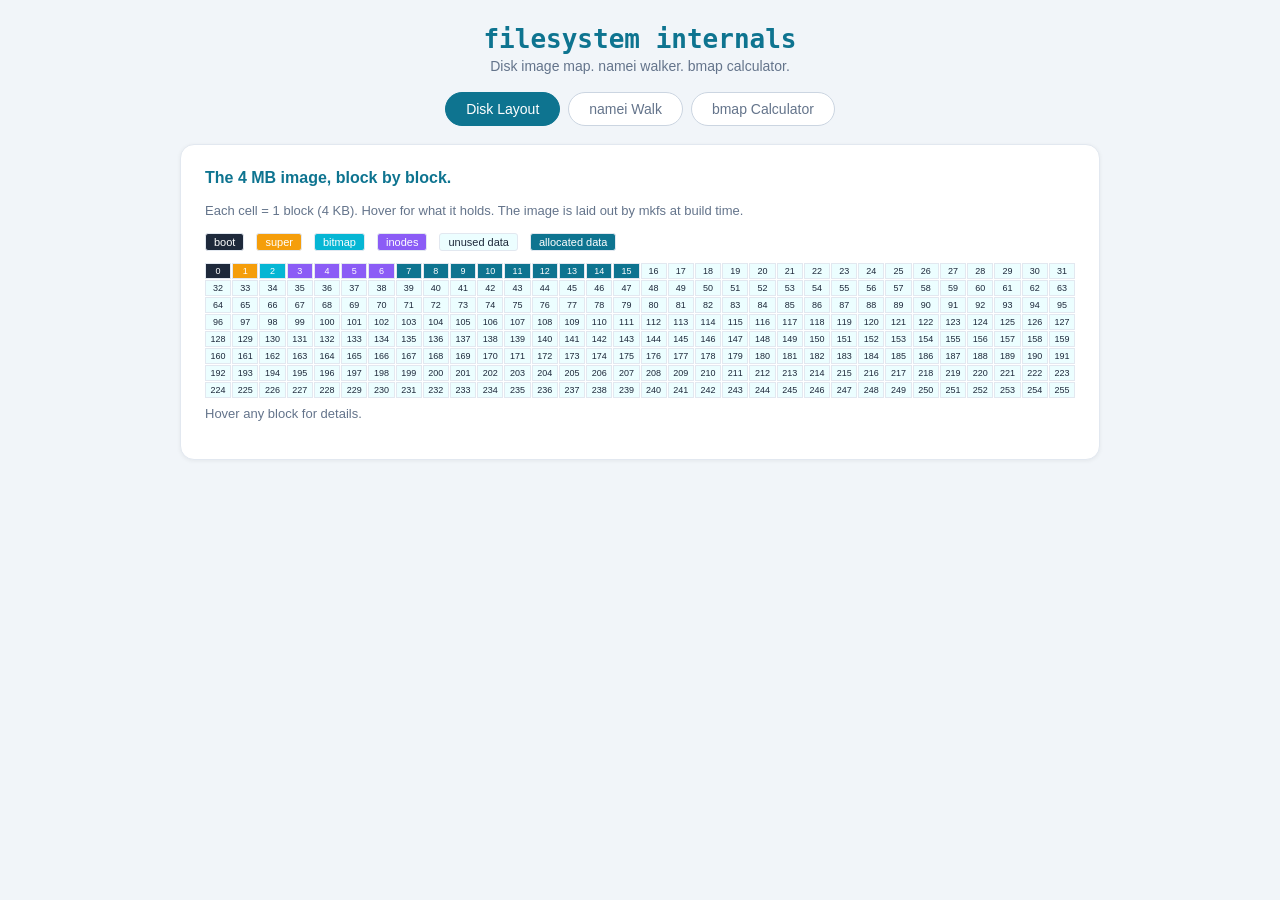
<file: docs/ccc-learn/src/filesystem-internals/filesystem-internals_interactive.html>
<!DOCTYPE html>
<html lang="en">
<head>
<meta charset="UTF-8">
<meta name="viewport" content="width=device-width, initial-scale=1.0">
<title>filesystem-internals — Interactive</title>
<style>
  * { margin: 0; padding: 0; box-sizing: border-box; }
  body { font-family: -apple-system, BlinkMacSystemFont, "Segoe UI", sans-serif; background: #f1f5f9; min-height: 100vh; padding: 24px; color: #1e293b; }
  .container { max-width: 920px; margin: 0 auto; }
  h1 { text-align: center; font-size: 26px; margin-bottom: 4px; font-family: monospace; color: #0e7490; }
  .subtitle { text-align: center; font-size: 14px; color: #64748b; margin-bottom: 18px; }
  .tabs { display: flex; flex-wrap: wrap; justify-content: center; gap: 8px; margin-bottom: 18px; }
  .tab-btn { padding: 8px 20px; border-radius: 20px; border: 1px solid #cbd5e1; background: #fff; color: #64748b; font-size: 14px; cursor: pointer; font-family: inherit; transition: all .2s; }
  .tab-btn:hover { border-color: #94a3b8; }
  .tab-btn.active { background: #0e7490; color: #fff; border-color: #0e7490; }
  .tab-content { display: none; }
  .tab-content.active { display: block; }
  .panel { background: #fff; border-radius: 14px; border: 1px solid #e2e8f0; box-shadow: 0 1px 4px rgba(0,0,0,.06); padding: 24px; margin-bottom: 16px; }
  .panel h2 { font-size: 16px; color: #0e7490; margin-bottom: 14px; }
  .panel p.hint { font-size: 13px; color: #64748b; margin: 6px 0 12px; line-height: 1.5; }
  input[type=text] { width: 100%; padding: 8px 10px; font-size: 14px; font-family: monospace; border: 1px solid #cbd5e1; border-radius: 6px; background: #f8fafc; }
  button.action { padding: 6px 12px; border-radius: 6px; border: none; background: #0e7490; color: #fff; font-family: inherit; font-size: 13px; cursor: pointer; margin: 4px 4px 0 0; }
  button.action:hover { background: #155e75; }
  .image-grid { display: grid; grid-template-columns: repeat(32, 1fr); gap: 1px; margin-top: 12px; font-size: 9px; }
  .blk { background: #f8fafc; border: 1px solid #e2e8f0; padding: 2px; text-align: center; cursor: pointer; }
  .blk.boot { background: #1e293b; color: #fff; }
  .blk.super { background: #f59e0b; color: #fff; }
  .blk.bitmap { background: #06b6d4; color: #fff; }
  .blk.inode { background: #8b5cf6; color: #fff; }
  .blk.data { background: #ecfeff; }
  .blk.allocated { background: #0e7490; color: #fff; }
  .blk.highlighted { box-shadow: 0 0 0 2px #f59e0b; }
  .legend { display: flex; gap: 12px; margin: 8px 0; flex-wrap: wrap; font-size: 11px; }
  .legend span { padding: 2px 8px; border-radius: 3px; }
  .step { margin: 8px 0; padding: 10px; background: #f8fafc; border-radius: 6px; border-left: 3px solid #0e7490; font-size: 13px; line-height: 1.5; }
  .step.fault { border-left-color: #dc2626; background: #fee2e2; }
  pre.code { font-family: monospace; font-size: 12px; padding: 10px; border-radius: 6px; background: #1a202c; color: #e2e8f0; margin-top: 8px; overflow-x: auto; line-height: 1.6; }
  table { width: 100%; border-collapse: collapse; margin-top: 10px; font-size: 12px; }
  table td, table th { padding: 5px 8px; border: 1px solid #e2e8f0; text-align: left; font-family: monospace; }
  table th { background: #f1f5f9; }
  @media (max-width: 640px) {
    body { padding: 12px; } .tab-btn { padding: 6px 14px; font-size: 13px; } h1 { font-size: 22px; }
    .panel { padding: 16px; } .image-grid { grid-template-columns: repeat(16, 1fr); font-size: 8px; }
    .image-grid .blk { padding: 1px; min-width: 0; word-break: break-all; }
  }
  @media (max-width: 380px) {
    .image-grid { grid-template-columns: repeat(8, 1fr); font-size: 10px; }
  }
</style>
</head>
<body>
<div class="container">
  <h1>filesystem internals</h1>
  <p class="subtitle">Disk image map. namei walker. bmap calculator.</p>
  <div class="tabs">
    <button class="tab-btn active" onclick="switchTab(0)">Disk Layout</button>
    <button class="tab-btn" onclick="switchTab(1)">namei Walk</button>
    <button class="tab-btn" onclick="switchTab(2)">bmap Calculator</button>
  </div>

  <div class="tab-content active" id="tab-0">
    <div class="panel">
      <h2>The 4 MB image, block by block.</h2>
      <p class="hint">Each cell = 1 block (4 KB). Hover for what it holds. The image is laid out by mkfs at build time.</p>
      <div class="legend">
        <span class="blk boot">boot</span>
        <span class="blk super">super</span>
        <span class="blk bitmap">bitmap</span>
        <span class="blk inode">inodes</span>
        <span class="blk data">unused data</span>
        <span class="blk allocated">allocated data</span>
      </div>
      <div class="image-grid" id="image-grid"></div>
      <p class="hint" id="block-info">Hover any block for details.</p>
    </div>
  </div>

  <div class="tab-content" id="tab-1">
    <div class="panel">
      <h2>Walk a path through the inode tree.</h2>
      <p class="hint">Type a path. Watch namei resolve it step by step.</p>
      <input type="text" id="path-input" value="/bin/cat" oninput="renderPath()" />
      <div id="path-out"></div>
    </div>
  </div>

  <div class="tab-content" id="tab-2">
    <div class="panel">
      <h2>Inode block-index → disk-block calculator.</h2>
      <p class="hint">Compute which inode field (direct or indirect) holds the address for a given file-relative block.</p>
      <input type="text" id="bmap-blk" value="13" oninput="renderBmap()" />
      <div id="bmap-out"></div>
    </div>
  </div>
</div>

<script>
  function switchTab(idx) {
    document.querySelectorAll('.tab-btn').forEach((b, i) => b.classList.toggle('active', i === idx));
    document.querySelectorAll('.tab-content').forEach((c, i) => c.classList.toggle('active', i === idx));
  }

  // ============================================================
  // Disk Layout (1024 blocks)
  // ============================================================
  // Show first 256 blocks for screen real estate; rest as "data..." summary.
  const NBLOCKS = 1024;
  const BLOCK_DESCR = (i) => {
    if (i === 0) return { cls: 'boot', desc: 'Block 0: boot sector. Unused; mkfs leaves zeros here.' };
    if (i === 1) return { cls: 'super', desc: 'Block 1: superblock. Holds NBLOCKS, NINODES, magic, layout pointers.' };
    if (i === 2) return { cls: 'bitmap', desc: 'Block 2: bitmap. One bit per data block. 1 = allocated.' };
    if (i >= 3 && i < 7) return { cls: 'inode', desc: `Block ${i}: inode table. Holds 16 inodes (256 bytes each).` };
    // Data blocks: simulate some allocations
    const allocated = [7, 8, 9, 10, 11, 12, 13, 14, 15];  // some example allocations
    if (allocated.includes(i)) return { cls: 'data allocated', desc: `Block ${i}: allocated data block (e.g., file content or directory entries).` };
    return { cls: 'data', desc: `Block ${i}: free data block. mkfs leaves zeros.` };
  };

  function renderImageGrid() {
    const el = document.getElementById('image-grid');
    let html = '';
    for (let i = 0; i < 256; i++) {
      const d = BLOCK_DESCR(i);
      html += `<div class="blk ${d.cls}" onclick="showBlock(${i})" title="${d.desc}">${i}</div>`;
    }
    el.innerHTML = html;
  }
  function showBlock(i) {
    const d = BLOCK_DESCR(i);
    document.getElementById('block-info').innerHTML = `<b>Block ${i}</b> — ${d.desc}`;
  }
  renderImageGrid();

  // ============================================================
  // namei walk
  // ============================================================
  const FS = {
    1: { type: 'Dir', name: '/', entries: [['.',1],['..',1],['bin',2],['etc',3],['tmp',4]] },
    2: { type: 'Dir', name: 'bin', entries: [['.',2],['..',1],['cat',5],['ls',6],['echo',7],['sh',8]] },
    3: { type: 'Dir', name: 'etc', entries: [['.',3],['..',1],['motd',9]] },
    4: { type: 'Dir', name: 'tmp', entries: [['.',4],['..',1]] },
    5: { type: 'File', name: 'cat', size: 4128 },
    6: { type: 'File', name: 'ls',  size: 4128 },
    7: { type: 'File', name: 'echo', size: 4128 },
    8: { type: 'File', name: 'sh',  size: 4128 },
    9: { type: 'File', name: 'motd', size: 19 },
  };

  function renderPath() {
    const path = document.getElementById('path-input').value;
    const components = path.split('/').filter(c => c);
    const out = [];
    function step(num, body, kind) { out.push(`<div class="step ${kind || ''}"><b>${num}.</b> ${body}</div>`); }
    let cur = path.startsWith('/') ? 1 : 1; // root for absolute (cwd would be different; assume root for demo)
    step(0, `Start. ${path.startsWith('/') ? 'Path is absolute → start at root inode (inum 1).' : 'Path is relative → start at cwd (assumed root in demo).'}`);
    for (let i = 0; i < components.length; i++) {
      const name = components[i];
      const inode = FS[cur];
      if (!inode) { step(i + 1, `Inode ${cur} not found in FS!`, 'fault'); document.getElementById('path-out').innerHTML = out.join(''); return; }
      if (inode.type !== 'Dir') { step(i + 1, `Not a directory (inum ${cur} is a ${inode.type}). Lookup of '${name}' fails.`, 'fault'); document.getElementById('path-out').innerHTML = out.join(''); return; }
      const ent = inode.entries.find(e => e[0] === name);
      if (!ent) { step(i + 1, `'${name}' not found in directory inum ${cur}. namei returns null.`, 'fault'); document.getElementById('path-out').innerHTML = out.join(''); return; }
      step(i + 1, `Component '${name}': ilock(inum ${cur}). dirlookup → inum ${ent[1]}. iunlockput(inum ${cur}). iget(inum ${ent[1]}).`);
      cur = ent[1];
    }
    const final = FS[cur];
    step(components.length + 1, `Final inode: inum ${cur} (${final.type}, ${final.size !== undefined ? `size=${final.size} bytes` : `dir with ${final.entries.length} entries`}).`, 'ok');
    document.getElementById('path-out').innerHTML = out.join('').replace(/class="step "/g, 'class="step"');
  }
  renderPath();

  // ============================================================
  // bmap calculator
  // ============================================================
  const NDIRECT = 12;
  const NINDIRECT = 1024;
  function renderBmap() {
    const blk = parseInt(document.getElementById('bmap-blk').value, 10);
    if (isNaN(blk) || blk < 0) { document.getElementById('bmap-out').innerHTML = '<div class="step fault">Block index must be ≥ 0.</div>'; return; }
    if (blk >= NDIRECT + NINDIRECT) { document.getElementById('bmap-out').innerHTML = `<div class="step fault">Block index ${blk} exceeds MAX_FILE_BLOCKS (${NDIRECT + NINDIRECT}).</div>`; return; }
    let html = '';
    if (blk < NDIRECT) {
      html = `<div class="step"><b>Direct path.</b><br>blk_no = ${blk} < NDIRECT (${NDIRECT}).<br>Result: <code>ip.addrs[${blk}]</code> holds the disk block number.<br>1 disk read (the inode itself, already in the inode cache).</div>`;
    } else {
      const idx = blk - NDIRECT;
      html = `<div class="step"><b>Indirect path.</b><br>blk_no = ${blk} >= NDIRECT (${NDIRECT}).<br><b>Step 1:</b> Read indirect block at <code>ip.addrs[NDIRECT]</code> = <code>ip.addrs[12]</code>. (1 disk read.)<br><b>Step 2:</b> The indirect block is an array of 1024 u32. The disk block we want is <code>indirect[${idx}]</code> (= blk_no - NDIRECT).<br>Total: 2 disk reads (inode + indirect block) before reading the actual data.</div>`;
    }
    html += `<div class="step"><b>File-offset math:</b><br>Block ${blk} covers bytes [${blk * 4096}, ${(blk + 1) * 4096}) of the file.<br>Lazy alloc: if <code>for_write=true</code> and the slot is 0, balloc allocates a new disk block and writes the address into the inode (or indirect block).</div>`;
    document.getElementById('bmap-out').innerHTML = html;
  }
  renderBmap();
</script>
</body>
</html>
</file>
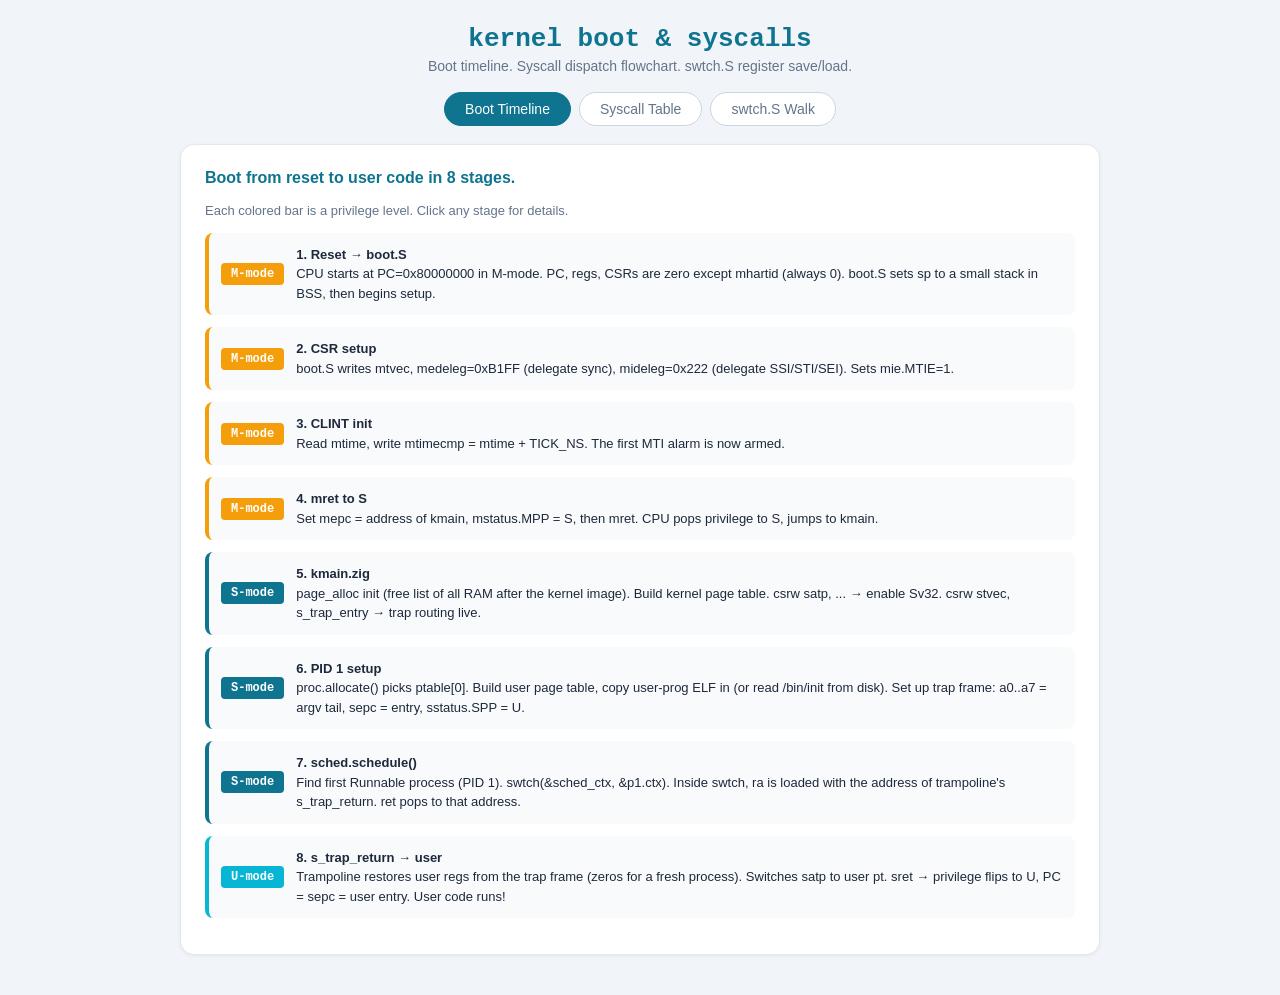
<file: docs/ccc-learn/src/kernel-boot-and-syscalls/kernel-boot-and-syscalls_interactive.html>
<!DOCTYPE html>
<html lang="en">
<head>
<meta charset="UTF-8">
<meta name="viewport" content="width=device-width, initial-scale=1.0">
<title>kernel-boot-and-syscalls — Interactive</title>
<style>
  * { margin: 0; padding: 0; box-sizing: border-box; }
  body { font-family: -apple-system, BlinkMacSystemFont, "Segoe UI", sans-serif; background: #f1f5f9; min-height: 100vh; padding: 24px; color: #1e293b; }
  .container { max-width: 920px; margin: 0 auto; }
  h1 { text-align: center; font-size: 26px; margin-bottom: 4px; font-family: monospace; color: #0e7490; }
  .subtitle { text-align: center; font-size: 14px; color: #64748b; margin-bottom: 18px; }
  .tabs { display: flex; flex-wrap: wrap; justify-content: center; gap: 8px; margin-bottom: 18px; }
  .tab-btn { padding: 8px 20px; border-radius: 20px; border: 1px solid #cbd5e1; background: #fff; color: #64748b; font-size: 14px; cursor: pointer; font-family: inherit; transition: all .2s; }
  .tab-btn:hover { border-color: #94a3b8; }
  .tab-btn.active { background: #0e7490; color: #fff; border-color: #0e7490; }
  .tab-content { display: none; }
  .tab-content.active { display: block; }
  .panel { background: #fff; border-radius: 14px; border: 1px solid #e2e8f0; box-shadow: 0 1px 4px rgba(0,0,0,.06); padding: 24px; margin-bottom: 16px; }
  .panel h2 { font-size: 16px; color: #0e7490; margin-bottom: 14px; }
  .panel p.hint { font-size: 13px; color: #64748b; margin: 6px 0 12px; line-height: 1.5; }
  .stage { display: flex; align-items: center; gap: 12px; margin: 12px 0; padding: 12px; background: #f8fafc; border-radius: 8px; border-left: 4px solid #0e7490; }
  .stage.M { border-left-color: #f59e0b; }
  .stage.S { border-left-color: #0e7490; }
  .stage.U { border-left-color: #06b6d4; }
  .stage .badge { display: inline-block; padding: 4px 10px; border-radius: 4px; font-family: monospace; font-weight: 700; font-size: 12px; }
  .stage.M .badge { background: #f59e0b; color: #fff; }
  .stage.S .badge { background: #0e7490; color: #fff; }
  .stage.U .badge { background: #06b6d4; color: #fff; }
  .stage .desc { flex: 1; font-size: 13px; line-height: 1.5; }
  .stage .desc code { background: #e2e8f0; padding: 1px 5px; border-radius: 3px; font-size: 12px; }
  button.action { padding: 8px 16px; border-radius: 6px; border: none; background: #0e7490; color: #fff; font-family: inherit; font-size: 14px; cursor: pointer; margin-top: 12px; }
  button.action:hover { background: #155e75; }
  pre.code { font-family: monospace; font-size: 12px; padding: 12px; border-radius: 6px; background: #1a202c; color: #e2e8f0; margin-top: 8px; overflow-x: auto; line-height: 1.6; }
  .syscall-table { width: 100%; border-collapse: collapse; margin-top: 12px; font-size: 12px; }
  .syscall-table td, .syscall-table th { padding: 6px 10px; border: 1px solid #e2e8f0; text-align: left; font-family: monospace; }
  .syscall-table th { background: #f1f5f9; font-weight: 600; }
  .syscall-table tr:hover { background: #cffafe; cursor: pointer; }
  .ctx-grid { display: grid; grid-template-columns: 1fr 1fr; gap: 12px; }
  .ctx-col { padding: 12px; background: #f8fafc; border-radius: 8px; border: 1px solid #e2e8f0; }
  .ctx-col h3 { font-size: 13px; color: #0e7490; margin-bottom: 8px; font-family: monospace; }
  .ctx-reg { padding: 4px 8px; background: #fff; border-radius: 4px; margin: 3px 0; font-family: monospace; font-size: 12px; display: flex; justify-content: space-between; }
  .ctx-reg.changed { background: #fef3c7; border-left: 2px solid #f59e0b; }
  @media (max-width: 640px) {
    body { padding: 12px; } .tab-btn { padding: 6px 14px; font-size: 13px; } h1 { font-size: 22px; }
    .panel { padding: 16px; } .ctx-grid { grid-template-columns: 1fr; }
  }
</style>
</head>
<body>
<div class="container">
  <h1>kernel boot &amp; syscalls</h1>
  <p class="subtitle">Boot timeline. Syscall dispatch flowchart. swtch.S register save/load.</p>
  <div class="tabs">
    <button class="tab-btn active" onclick="switchTab(0)">Boot Timeline</button>
    <button class="tab-btn" onclick="switchTab(1)">Syscall Table</button>
    <button class="tab-btn" onclick="switchTab(2)">swtch.S Walk</button>
  </div>

  <div class="tab-content active" id="tab-0">
    <div class="panel">
      <h2>Boot from reset to user code in 8 stages.</h2>
      <p class="hint">Each colored bar is a privilege level. Click any stage for details.</p>
      <div id="boot-stages"></div>
    </div>
  </div>

  <div class="tab-content" id="tab-1">
    <div class="panel">
      <h2>The syscall table — every syscall ccc implements.</h2>
      <p class="hint">Hover/click for description. Numbers match Linux RV32 ABI conventions.</p>
      <table class="syscall-table" id="syscall-table"></table>
      <pre class="code" id="syscall-detail">Click any syscall row to see its handler signature.</pre>
    </div>
  </div>

  <div class="tab-content" id="tab-2">
    <div class="panel">
      <h2>Step through swtch.S saving the old context and loading the new.</h2>
      <p class="hint">Two contexts side-by-side. Click "Step" to advance one swtch instruction.</p>
      <div class="ctx-grid">
        <div class="ctx-col">
          <h3>old_ctx (a0)</h3>
          <div id="old-regs"></div>
        </div>
        <div class="ctx-col">
          <h3>new_ctx (a1)</h3>
          <div id="new-regs"></div>
        </div>
      </div>
      <pre class="code" id="swtch-cur"></pre>
      <button class="action" onclick="swtchStep()">Step</button>
      <button class="action" onclick="swtchReset()" style="background:#64748b">Reset</button>
    </div>
  </div>
</div>

<script>
  function switchTab(idx) {
    document.querySelectorAll('.tab-btn').forEach((b, i) => b.classList.toggle('active', i === idx));
    document.querySelectorAll('.tab-content').forEach((c, i) => c.classList.toggle('active', i === idx));
  }

  // ============================================================
  // Boot Timeline
  // ============================================================
  const STAGES = [
    { priv: 'M', t: 'Reset → boot.S', d: 'CPU starts at PC=0x80000000 in M-mode. PC, regs, CSRs are zero except mhartid (always 0). boot.S sets sp to a small stack in BSS, then begins setup.' },
    { priv: 'M', t: 'CSR setup', d: 'boot.S writes mtvec, medeleg=0xB1FF (delegate sync), mideleg=0x222 (delegate SSI/STI/SEI). Sets mie.MTIE=1.' },
    { priv: 'M', t: 'CLINT init', d: 'Read mtime, write mtimecmp = mtime + TICK_NS. The first MTI alarm is now armed.' },
    { priv: 'M', t: 'mret to S', d: 'Set mepc = address of kmain, mstatus.MPP = S, then mret. CPU pops privilege to S, jumps to kmain.' },
    { priv: 'S', t: 'kmain.zig', d: 'page_alloc init (free list of all RAM after the kernel image). Build kernel page table. csrw satp, ... → enable Sv32. csrw stvec, s_trap_entry → trap routing live.' },
    { priv: 'S', t: 'PID 1 setup', d: 'proc.allocate() picks ptable[0]. Build user page table, copy user-prog ELF in (or read /bin/init from disk). Set up trap frame: a0..a7 = argv tail, sepc = entry, sstatus.SPP = U.' },
    { priv: 'S', t: 'sched.schedule()', d: 'Find first Runnable process (PID 1). swtch(&sched_ctx, &p1.ctx). Inside swtch, ra is loaded with the address of trampoline\'s s_trap_return. ret pops to that address.' },
    { priv: 'U', t: 's_trap_return → user', d: 'Trampoline restores user regs from the trap frame (zeros for a fresh process). Switches satp to user pt. sret → privilege flips to U, PC = sepc = user entry. User code runs!' },
  ];

  function renderStages() {
    const el = document.getElementById('boot-stages');
    el.innerHTML = STAGES.map((s, i) => `<div class="stage ${s.priv}"><span class="badge">${s.priv}-mode</span><div class="desc"><b>${i + 1}. ${s.t}</b><br>${s.d}</div></div>`).join('');
  }
  renderStages();

  // ============================================================
  // Syscall Table
  // ============================================================
  const SYSCALLS = [
    { num: 17,  name: 'getcwd',   sig: 'long getcwd(char *buf, size_t len)', desc: 'Copy CWD path into user buffer. Set in proc.cwd; updated by chdir.' },
    { num: 34,  name: 'mkdirat',  sig: 'int mkdirat(int dfd, const char *path, mode_t mode)', desc: 'Create a directory. Calls fsops.create with type Dir.' },
    { num: 35,  name: 'unlinkat', sig: 'int unlinkat(int dfd, const char *path, int flags)', desc: 'Remove a name. Calls fsops.unlink. itrunc + iput on nlink == 0.' },
    { num: 49,  name: 'chdir',    sig: 'int chdir(const char *path)', desc: 'Set proc.cwd to namei(path). The replaced cwd inode is iput-ed.' },
    { num: 56,  name: 'openat',   sig: 'int openat(int dfd, const char *path, int flags, mode_t mode)', desc: 'Open or create a file. Returns a new fd. Honors O_CREAT, O_TRUNC, O_APPEND.' },
    { num: 57,  name: 'close',    sig: 'int close(int fd)', desc: 'Decrement file ref count; iput if last ref.' },
    { num: 62,  name: 'lseek',    sig: 'off_t lseek(int fd, off_t offset, int whence)', desc: 'Set file offset (SEEK_SET/CUR/END). Returns new offset.' },
    { num: 63,  name: 'read',     sig: 'ssize_t read(int fd, void *buf, size_t count)', desc: 'Inode-backed: readi from cur pos. Console-backed: cooked-mode line read.' },
    { num: 64,  name: 'write',    sig: 'ssize_t write(int fd, const void *buf, size_t count)', desc: 'Inode-backed: writei. Console-backed: write each byte to UART THR.' },
    { num: 80,  name: 'fstat',    sig: 'int fstat(int fd, struct stat *st)', desc: 'Fill st with type, ino, size, nlink. For Console, type = T_Console.' },
    { num: 93,  name: 'exit',     sig: 'void exit(int status)', desc: 'No return. Reparent children → init. Mark zombie. Wakeup parent.' },
    { num: 124, name: 'yield',    sig: 'void yield(void)', desc: 'Voluntarily give up CPU. swtch into scheduler; reschedule.' },
    { num: 172, name: 'getpid',   sig: 'pid_t getpid(void)', desc: 'Return current process\'s PID (1-based ptable index).' },
    { num: 214, name: 'sbrk',     sig: 'void *sbrk(intptr_t incr)', desc: 'Grow user heap by incr bytes. New PTEs allocated lazily? No — eager.' },
    { num: 220, name: 'fork',     sig: 'pid_t fork(void)', desc: 'copyUvm parent into child. Set child trapframe.a0 = 0; parent gets child PID.' },
    { num: 221, name: 'execve',   sig: 'int execve(const char *path, char *const argv[], char *const envp[])', desc: 'Tear down current address space; load ELF; build new argv tail; sret to entry.' },
    { num: 260, name: 'wait4',    sig: 'pid_t wait4(pid_t pid, int *wstatus, int options, struct rusage *ru)', desc: 'Sleep on self until any zombie child. Reap child slot; copy status to user.' },
  ];

  function renderSyscalls() {
    const tbl = document.getElementById('syscall-table');
    tbl.innerHTML = '<tr><th>a7</th><th>name</th><th>brief</th></tr>' + SYSCALLS.map((s, i) => `<tr onclick="showSyscall(${i})"><td>${s.num}</td><td><b>${s.name}</b></td><td>${s.sig}</td></tr>`).join('');
  }
  function showSyscall(i) {
    const s = SYSCALLS[i];
    document.getElementById('syscall-detail').textContent = `// syscall #${s.num}: ${s.name}\n${s.sig}\n\n${s.desc}`;
  }
  renderSyscalls();

  // ============================================================
  // swtch.S Walk
  // ============================================================
  const REG_NAMES = ['ra','sp','s0','s1','s2','s3','s4','s5','s6','s7','s8','s9','s10','s11'];
  const SWTCH_STEPS = [
    { line: '# === SAVE phase ===', desc: 'About to save old_ctx (a0).', save: false },
    ...REG_NAMES.map(r => ({ line: `sw ${r}, ${REG_NAMES.indexOf(r) * 4}(a0)`, desc: `Save ${r} into old_ctx slot ${REG_NAMES.indexOf(r) * 4}.`, save: r })),
    { line: '# === LOAD phase ===', desc: 'About to load new_ctx (a1).', save: false },
    ...REG_NAMES.map(r => ({ line: `lw ${r}, ${REG_NAMES.indexOf(r) * 4}(a1)`, desc: `Load ${r} from new_ctx slot ${REG_NAMES.indexOf(r) * 4}.`, load: r })),
    { line: 'ret', desc: 'Return to the new ra. The new context is now executing.', save: false }
  ];

  let oldCtx = { ra: '0xCURRENT_RA', sp: '0xCURRENT_SP', s0:'0xs0_old', s1:'0xs1_old', s2:'0xs2_old', s3:'0xs3_old', s4:'0xs4_old', s5:'0xs5_old', s6:'0xs6_old', s7:'0xs7_old', s8:'0xs8_old', s9:'0xs9_old', s10:'0xs10_old', s11:'0xs11_old' };
  let newCtx = { ra: '0xNEW_RA', sp: '0xNEW_SP', s0:'0xs0_new', s1:'0xs1_new', s2:'0xs2_new', s3:'0xs3_new', s4:'0xs4_new', s5:'0xs5_new', s6:'0xs6_new', s7:'0xs7_new', s8:'0xs8_new', s9:'0xs9_new', s10:'0xs10_new', s11:'0xs11_new' };
  let cpuRegs = { ...oldCtx };
  let stepIdx = 0;
  let lastChange = null;

  function renderCtx() {
    let oh = '', nh = '';
    for (const r of REG_NAMES) {
      const oCls = lastChange === ('save_' + r) ? ' changed' : '';
      const nCls = lastChange === ('load_' + r) ? ' changed' : '';
      oh += `<div class="ctx-reg${oCls}"><span>${r}</span><span>${oldCtx[r]}</span></div>`;
      nh += `<div class="ctx-reg${nCls}"><span>${r}</span><span>${newCtx[r]}</span></div>`;
    }
    document.getElementById('old-regs').innerHTML = oh;
    document.getElementById('new-regs').innerHTML = nh;
    document.getElementById('swtch-cur').textContent = stepIdx >= SWTCH_STEPS.length ? '(done)' : `Step ${stepIdx + 1} / ${SWTCH_STEPS.length}\n${SWTCH_STEPS[stepIdx].line}\n# ${SWTCH_STEPS[stepIdx].desc}`;
  }

  function swtchStep() {
    if (stepIdx >= SWTCH_STEPS.length) return;
    const step = SWTCH_STEPS[stepIdx];
    if (step.save) {
      oldCtx[step.save] = cpuRegs[step.save] || '0xCPU_' + step.save;
      lastChange = 'save_' + step.save;
    } else if (step.load) {
      cpuRegs[step.load] = newCtx[step.load];
      lastChange = 'load_' + step.load;
    } else {
      lastChange = null;
    }
    stepIdx++;
    renderCtx();
  }
  function swtchReset() { stepIdx = 0; lastChange = null; cpuRegs = { ...oldCtx }; renderCtx(); }
  renderCtx();
</script>
</body>
</html>
</file>
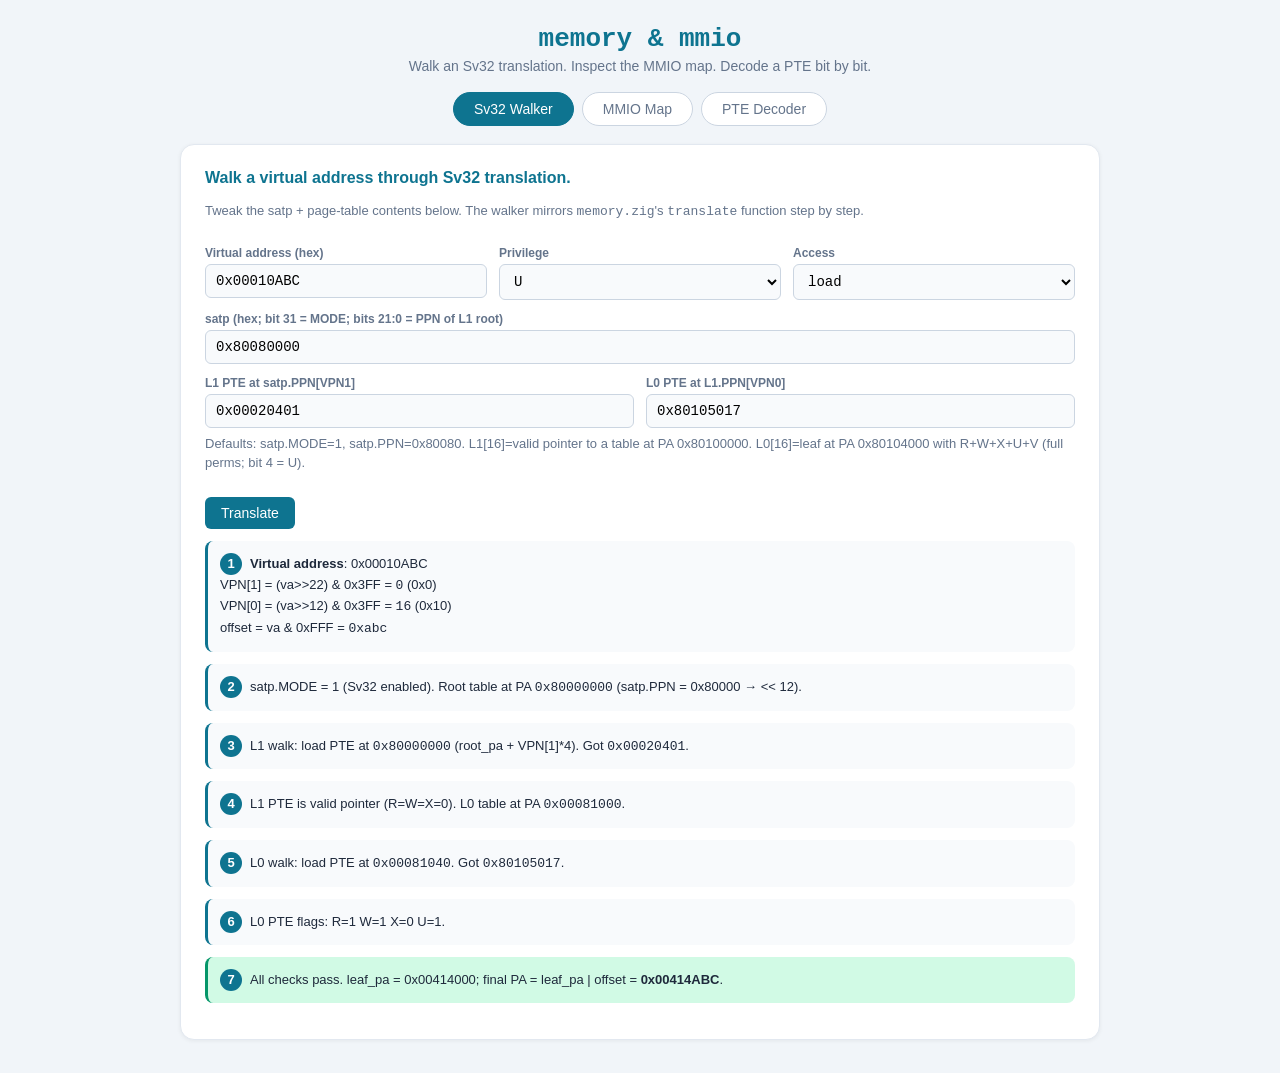
<file: docs/ccc-learn/src/memory-and-mmio/memory-and-mmio_interactive.html>
<!DOCTYPE html>
<html lang="en">
<head>
<meta charset="UTF-8">
<meta name="viewport" content="width=device-width, initial-scale=1.0">
<title>memory-and-mmio — Interactive</title>
<style>
  * { margin: 0; padding: 0; box-sizing: border-box; }
  body { font-family: -apple-system, BlinkMacSystemFont, "Segoe UI", sans-serif; background: #f1f5f9; min-height: 100vh; padding: 24px; color: #1e293b; }
  .container { max-width: 920px; margin: 0 auto; }
  h1 { text-align: center; font-size: 26px; margin-bottom: 4px; font-family: monospace; color: #0e7490; }
  .subtitle { text-align: center; font-size: 14px; color: #64748b; margin-bottom: 18px; }
  .tabs { display: flex; flex-wrap: wrap; justify-content: center; gap: 8px; margin-bottom: 18px; }
  .tab-btn { padding: 8px 20px; border-radius: 20px; border: 1px solid #cbd5e1; background: #fff; color: #64748b; font-size: 14px; cursor: pointer; font-family: inherit; transition: all .2s; }
  .tab-btn:hover { border-color: #94a3b8; }
  .tab-btn.active { background: #0e7490; color: #fff; border-color: #0e7490; }
  .tab-content { display: none; }
  .tab-content.active { display: block; }
  .panel { background: #fff; border-radius: 14px; border: 1px solid #e2e8f0; box-shadow: 0 1px 4px rgba(0,0,0,.06); padding: 24px; margin-bottom: 16px; }
  .panel h2 { font-size: 16px; color: #0e7490; margin-bottom: 14px; }
  .panel p.hint { font-size: 13px; color: #64748b; margin: 6px 0 12px; line-height: 1.5; }
  label { display: block; font-size: 12px; color: #64748b; margin: 12px 0 4px; font-weight: 600; }
  input[type=text], select { width: 100%; padding: 8px 10px; font-size: 14px; font-family: monospace; border: 1px solid #cbd5e1; border-radius: 6px; background: #f8fafc; }
  input[type=text]:focus, select:focus { outline: 2px solid #0e7490; }
  .row { display: flex; gap: 12px; flex-wrap: wrap; }
  .row > div { flex: 1; min-width: 140px; }
  button.action { padding: 8px 16px; border-radius: 6px; border: none; background: #0e7490; color: #fff; font-family: inherit; font-size: 14px; cursor: pointer; margin-top: 12px; }
  button.action:hover { background: #155e75; }
  pre.binary { font-family: monospace; font-size: 13px; padding: 14px; border-radius: 8px; background: #1a202c; color: #e2e8f0; margin-top: 12px; overflow-x: auto; line-height: 1.7; }
  .step { margin: 12px 0; padding: 12px; border-radius: 8px; background: #f8fafc; border-left: 3px solid #0e7490; font-size: 13px; line-height: 1.6; }
  .step .num { display: inline-block; width: 22px; height: 22px; border-radius: 50%; background: #0e7490; color: #fff; text-align: center; line-height: 22px; font-weight: 700; margin-right: 8px; }
  .step.fault { border-left-color: #dc2626; background: #fee2e2; }
  .step.ok { border-left-color: #059669; background: #d1fae5; }
  .err { color: #dc2626; font-size: 13px; margin-top: 6px; padding: 6px 10px; background: #fee2e2; border-radius: 6px; }
  .ok-bar { color: #059669; font-size: 13px; margin-top: 6px; padding: 6px 10px; background: #d1fae5; border-radius: 6px; }
  .map-row { display: flex; align-items: stretch; padding: 6px 10px; margin: 4px 0; background: #f8fafc; border-radius: 6px; border: 1px solid #e2e8f0; font-family: monospace; font-size: 13px; }
  .map-row.match { background: #fef3c7; border-color: #f59e0b; }
  .map-row .range { flex-shrink: 0; width: 220px; color: #64748b; }
  .map-row .name { flex: 1; }
  .map-row .desc { color: #64748b; font-size: 12px; }
  .pte-grid { display: grid; grid-template-columns: repeat(auto-fill, minmax(110px, 1fr)); gap: 8px; margin-top: 12px; }
  .pte-bit { padding: 8px; border-radius: 6px; background: #f8fafc; border: 1px solid #e2e8f0; cursor: pointer; user-select: none; transition: all .15s; }
  .pte-bit:hover { border-color: #0e7490; }
  .pte-bit.set { background: #cffafe; border-color: #0e7490; color: #0e7490; font-weight: 600; }
  .pte-bit .name { font-family: monospace; font-size: 13px; font-weight: 700; }
  .pte-bit .desc { font-size: 11px; color: #64748b; margin-top: 2px; }
  .pte-bit.set .desc { color: #0e7490; }
  @media (max-width: 640px) {
    body { padding: 12px; } .tab-btn { padding: 6px 14px; font-size: 13px; } h1 { font-size: 22px; }
    .panel { padding: 16px; } .map-row .range { width: 160px; }
  }
</style>
</head>
<body>
<div class="container">
  <h1>memory &amp; mmio</h1>
  <p class="subtitle">Walk an Sv32 translation. Inspect the MMIO map. Decode a PTE bit by bit.</p>
  <div class="tabs">
    <button class="tab-btn active" onclick="switchTab(0)">Sv32 Walker</button>
    <button class="tab-btn" onclick="switchTab(1)">MMIO Map</button>
    <button class="tab-btn" onclick="switchTab(2)">PTE Decoder</button>
  </div>

  <div class="tab-content active" id="tab-0">
    <div class="panel">
      <h2>Walk a virtual address through Sv32 translation.</h2>
      <p class="hint">Tweak the satp + page-table contents below. The walker mirrors <code>memory.zig</code>'s <code>translate</code> function step by step.</p>
      <div class="row">
        <div><label>Virtual address (hex)</label><input type="text" id="va" value="0x00010ABC" /></div>
        <div><label>Privilege</label>
          <select id="priv"><option value="U">U</option><option value="S">S</option><option value="M">M</option></select>
        </div>
        <div><label>Access</label>
          <select id="acc"><option value="load">load</option><option value="store">store</option><option value="fetch">fetch</option></select>
        </div>
      </div>
      <div class="row">
        <div><label>satp (hex; bit 31 = MODE; bits 21:0 = PPN of L1 root)</label><input type="text" id="satp" value="0x80080000" /></div>
      </div>
      <div class="row">
        <div><label>L1 PTE at satp.PPN[VPN1]</label><input type="text" id="l1pte" value="0x00020401" /></div>
        <div><label>L0 PTE at L1.PPN[VPN0]</label><input type="text" id="l0pte" value="0x80105017" /></div>
      </div>
      <p class="hint">Defaults: satp.MODE=1, satp.PPN=0x80080. L1[16]=valid pointer to a table at PA 0x80100000. L0[16]=leaf at PA 0x80104000 with R+W+X+U+V (full perms; bit 4 = U).</p>
      <button class="action" onclick="walk()">Translate</button>
      <div id="walk-out"></div>
    </div>
  </div>

  <div class="tab-content" id="tab-1">
    <div class="panel">
      <h2>The physical memory map.</h2>
      <p class="hint">Type any address. Find which region — RAM, MMIO device, or unmapped — owns it.</p>
      <label>Physical address (hex)</label>
      <input type="text" id="map-addr" value="0x10000000" oninput="renderMap()" />
      <div id="map-list"></div>
    </div>
  </div>

  <div class="tab-content" id="tab-2">
    <div class="panel">
      <h2>Decode and build a PTE.</h2>
      <p class="hint">Click bits to toggle them. Watch the 32-bit hex value update; conversely, paste a hex word and see which bits are set.</p>
      <label>PTE (hex)</label>
      <input type="text" id="pte-hex" value="0x80105017" oninput="hexChanged()" />
      <div class="pte-grid" id="pte-grid"></div>
      <label>PPN (bits 31:10) → page PA</label>
      <pre class="binary" id="pte-pa">0x80104000</pre>
      <p class="hint" id="pte-classify"></p>
    </div>
  </div>
</div>

<script>
  function switchTab(idx) {
    document.querySelectorAll('.tab-btn').forEach((b, i) => b.classList.toggle('active', i === idx));
    document.querySelectorAll('.tab-content').forEach((c, i) => c.classList.toggle('active', i === idx));
  }

  // ============================================================
  // Sv32 Walker
  // ============================================================
  function parseHex(s) {
    s = (s || '').trim().replace(/^0x/i, '').replace(/_/g, '');
    if (!/^[0-9a-fA-F]+$/.test(s)) return NaN;
    return parseInt(s, 16) >>> 0;
  }
  function hex8(n) { return '0x' + (n >>> 0).toString(16).padStart(8, '0').toUpperCase(); }

  function walk() {
    const va = parseHex(document.getElementById('va').value);
    const satp = parseHex(document.getElementById('satp').value);
    const l1pte = parseHex(document.getElementById('l1pte').value);
    const l0pte = parseHex(document.getElementById('l0pte').value);
    const priv = document.getElementById('priv').value;
    const acc = document.getElementById('acc').value;
    if ([va, satp, l1pte, l0pte].some(isNaN)) { document.getElementById('walk-out').innerHTML = '<div class="err">All four hex fields must parse.</div>'; return; }

    const out = [];
    function step(num, body, kind) {
      out.push(`<div class="step ${kind || ''}"><span class="num">${num}</span>${body}</div>`);
    }

    step(1, `<b>Virtual address</b>: ${hex8(va)}<br>VPN[1] = (va>>22) & 0x3FF = <code>${(va>>>22)&0x3FF}</code> (0x${((va>>>22)&0x3FF).toString(16)})<br>VPN[0] = (va>>12) & 0x3FF = <code>${(va>>>12)&0x3FF}</code> (0x${((va>>>12)&0x3FF).toString(16)})<br>offset = va & 0xFFF = <code>0x${(va&0xFFF).toString(16)}</code>`);

    if (priv === 'M') {
      step(2, `Privilege is <b>M</b> → identity map. Translation skipped. Final PA = ${hex8(va)}.`, 'ok');
      document.getElementById('walk-out').innerHTML = out.join(''); return;
    }
    const mode = (satp >>> 31) & 1;
    if (mode === 0) {
      step(2, `satp.MODE = 0 (Bare) → identity map. Final PA = ${hex8(va)}.`, 'ok');
      document.getElementById('walk-out').innerHTML = out.join(''); return;
    }
    const root_pa = (satp & 0x3FFFFF) << 12;
    step(2, `satp.MODE = 1 (Sv32 enabled). Root table at PA <code>${hex8(root_pa >>> 0)}</code> (satp.PPN = 0x${(satp & 0x3FFFFF).toString(16)} → << 12).`);

    // L1 walk
    const vpn1 = (va >>> 22) & 0x3FF;
    const l1_pte_pa = (root_pa + vpn1 * 4) >>> 0;
    step(3, `L1 walk: load PTE at <code>${hex8(l1_pte_pa)}</code> (root_pa + VPN[1]*4). Got <code>${hex8(l1pte)}</code>.`);
    if ((l1pte & 1) === 0) { step(4, `L1 PTE.V = 0 → page fault.`, 'fault'); document.getElementById('walk-out').innerHTML = out.join(''); return; }
    if ((l1pte & 0xE) !== 0) { step(4, `L1 PTE has R/W/X bits set → would be a superpage leaf, but ccc rejects superpages → page fault.`, 'fault'); document.getElementById('walk-out').innerHTML = out.join(''); return; }
    const l0_table_pa = ((l1pte >>> 10) & 0x3FFFFF) << 12;
    step(4, `L1 PTE is valid pointer (R=W=X=0). L0 table at PA <code>${hex8(l0_table_pa >>> 0)}</code>.`);

    // L0 walk
    const vpn0 = (va >>> 12) & 0x3FF;
    const l0_pte_pa = (l0_table_pa + vpn0 * 4) >>> 0;
    step(5, `L0 walk: load PTE at <code>${hex8(l0_pte_pa)}</code>. Got <code>${hex8(l0pte)}</code>.`);
    if ((l0pte & 1) === 0) { step(6, `L0 PTE.V = 0 → page fault.`, 'fault'); document.getElementById('walk-out').innerHTML = out.join(''); return; }
    if ((l0pte & 0xE) === 0) { step(6, `L0 PTE has R=W=X=0 (it's a pointer) → leaf-level pointer = invalid → page fault.`, 'fault'); document.getElementById('walk-out').innerHTML = out.join(''); return; }

    const pte_u = (l0pte & 0x10) !== 0;
    const pte_r = (l0pte & 0x02) !== 0;
    const pte_w = (l0pte & 0x04) !== 0;
    const pte_x = (l0pte & 0x08) !== 0;
    const flags = `R=${pte_r?1:0} W=${pte_w?1:0} X=${pte_x?1:0} U=${pte_u?1:0}`;
    step(6, `L0 PTE flags: ${flags}.`);

    // Privilege check
    if (priv === 'U' && !pte_u) { step(7, `priv=U but PTE.U=0 → fault.`, 'fault'); document.getElementById('walk-out').innerHTML = out.join(''); return; }
    if (priv === 'S' && pte_u && acc === 'fetch') { step(7, `priv=S, fetch from U-page is forbidden even with SUM=1 → fault.`, 'fault'); document.getElementById('walk-out').innerHTML = out.join(''); return; }

    // Access check
    if (acc === 'fetch' && !pte_x) { step(7, `Fetch needs X=1, got X=0 → fault.`, 'fault'); document.getElementById('walk-out').innerHTML = out.join(''); return; }
    if (acc === 'load' && !pte_r) { step(7, `Load needs R=1 (or X+MXR) → fault unless MXR is set.`, 'fault'); document.getElementById('walk-out').innerHTML = out.join(''); return; }
    if (acc === 'store' && !pte_w) { step(7, `Store needs W=1 → fault.`, 'fault'); document.getElementById('walk-out').innerHTML = out.join(''); return; }

    const leaf_pa = (((l0pte >>> 10) & 0x3FFFFF) << 12) >>> 0;
    const final_pa = (leaf_pa | (va & 0xFFF)) >>> 0;
    step(7, `All checks pass. leaf_pa = ${hex8(leaf_pa)}; final PA = leaf_pa | offset = <b>${hex8(final_pa)}</b>.`, 'ok');
    document.getElementById('walk-out').innerHTML = out.join('');
  }
  walk();

  // ============================================================
  // MMIO Map
  // ============================================================
  const REGIONS = [
    { base: 0x00100000, size: 0x000008, name: 'halt MMIO',     desc: 'Write any byte → emulator halts' },
    { base: 0x02000000, size: 0x010000, name: 'CLINT',          desc: 'Timer + software-IRQ regs' },
    { base: 0x0C000000, size: 0x400000, name: 'PLIC',           desc: 'Interrupt controller (mostly sparse)' },
    { base: 0x10000000, size: 0x000100, name: 'UART (NS16550A)',desc: 'Serial port — TX byte / RX FIFO' },
    { base: 0x10001000, size: 0x000010, name: 'block device',   desc: 'CMD + status + buffer PA' },
    { base: 0x80000000, size: 0x08000000, name: 'RAM (128 MB)', desc: 'Real storage; --memory <MB> overrides' },
  ];

  function renderMap() {
    const a = parseHex(document.getElementById('map-addr').value);
    let html = '';
    for (const r of REGIONS) {
      const match = !isNaN(a) && a >= r.base && a < r.base + r.size;
      const range = `${hex8(r.base)} – ${hex8(r.base + r.size - 1)}`;
      html += `<div class="map-row${match ? ' match' : ''}"><div class="range">${range}</div><div class="name"><div>${r.name}</div><div class="desc">${r.desc}</div></div></div>`;
    }
    if (!isNaN(a)) {
      const inAny = REGIONS.some(r => a >= r.base && a < r.base + r.size);
      html += inAny
        ? `<div class="ok-bar"><b>${hex8(a)}</b> hits a real region (highlighted above).</div>`
        : `<div class="err"><b>${hex8(a)}</b> is NOT mapped — load/store would return <code>OutOfBounds</code>.</div>`;
    }
    document.getElementById('map-list').innerHTML = html;
  }
  renderMap();

  // ============================================================
  // PTE Decoder
  // ============================================================
  const PTE_BITS = [
    { bit: 0, name: 'V', desc: 'Valid' },
    { bit: 1, name: 'R', desc: 'Read' },
    { bit: 2, name: 'W', desc: 'Write' },
    { bit: 3, name: 'X', desc: 'Execute' },
    { bit: 4, name: 'U', desc: 'User-accessible' },
    { bit: 5, name: 'G', desc: 'Global (TLB hint; ccc ignores)' },
    { bit: 6, name: 'A', desc: 'Accessed (HW-set)' },
    { bit: 7, name: 'D', desc: 'Dirty (HW-set on store)' },
  ];

  function renderPte() {
    const pte = parseHex(document.getElementById('pte-hex').value);
    if (isNaN(pte)) return;
    let html = '';
    for (const b of PTE_BITS) {
      const set = (pte & (1 << b.bit)) !== 0;
      html += `<div class="pte-bit${set ? ' set' : ''}" data-bit="${b.bit}" onclick="toggleBit(${b.bit})">
        <div class="name">${b.name}</div>
        <div class="desc">${b.desc}</div>
      </div>`;
    }
    document.getElementById('pte-grid').innerHTML = html;
    const ppn = (pte >>> 10) & 0x3FFFFF;
    const pa = (ppn << 12) >>> 0;
    document.getElementById('pte-pa').textContent = hex8(pa) + '   (PPN = 0x' + ppn.toString(16) + ')';
    let cls = '';
    if ((pte & 1) === 0) cls = 'Invalid PTE (V=0). Walk would page-fault here.';
    else if ((pte & 0xE) === 0) cls = 'Pointer PTE — points at the next page table. (R=W=X all zero, V=1.)';
    else cls = 'Leaf PTE — points at a 4 KB data/code page. R/W/X define permissions.';
    document.getElementById('pte-classify').textContent = cls;
  }

  function toggleBit(bit) {
    let pte = parseHex(document.getElementById('pte-hex').value);
    if (isNaN(pte)) return;
    pte = (pte ^ (1 << bit)) >>> 0;
    document.getElementById('pte-hex').value = hex8(pte);
    renderPte();
  }

  function hexChanged() { renderPte(); }
  renderPte();
</script>
</body>
</html>
</file>
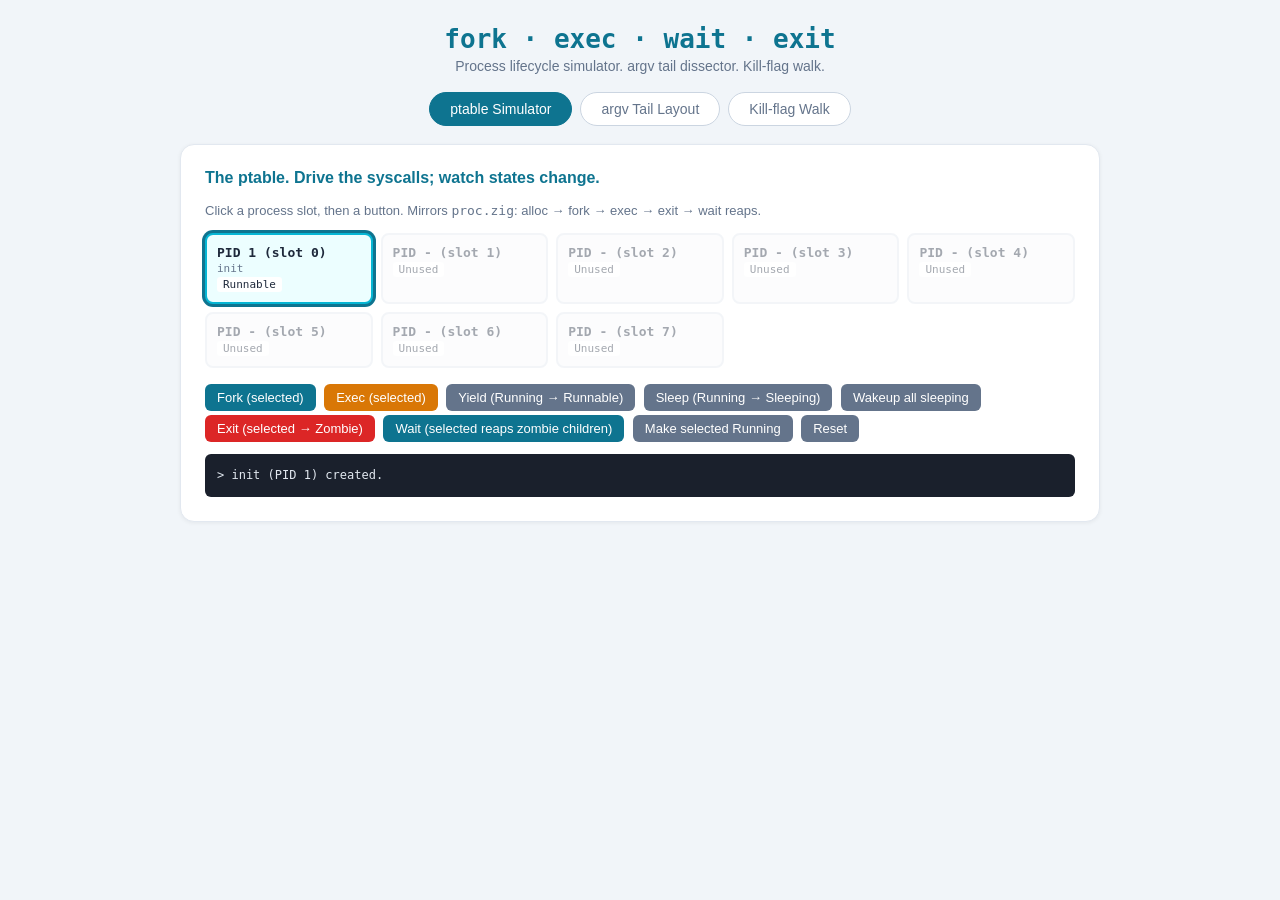
<file: docs/ccc-learn/src/processes-fork-exec-wait/processes-fork-exec-wait_interactive.html>
<!DOCTYPE html>
<html lang="en">
<head>
<meta charset="UTF-8">
<meta name="viewport" content="width=device-width, initial-scale=1.0">
<title>processes-fork-exec-wait — Interactive</title>
<style>
  * { margin: 0; padding: 0; box-sizing: border-box; }
  body { font-family: -apple-system, BlinkMacSystemFont, "Segoe UI", sans-serif; background: #f1f5f9; min-height: 100vh; padding: 24px; color: #1e293b; }
  .container { max-width: 920px; margin: 0 auto; }
  h1 { text-align: center; font-size: 26px; margin-bottom: 4px; font-family: monospace; color: #0e7490; }
  .subtitle { text-align: center; font-size: 14px; color: #64748b; margin-bottom: 18px; }
  .tabs { display: flex; flex-wrap: wrap; justify-content: center; gap: 8px; margin-bottom: 18px; }
  .tab-btn { padding: 8px 20px; border-radius: 20px; border: 1px solid #cbd5e1; background: #fff; color: #64748b; font-size: 14px; cursor: pointer; font-family: inherit; transition: all .2s; }
  .tab-btn:hover { border-color: #94a3b8; }
  .tab-btn.active { background: #0e7490; color: #fff; border-color: #0e7490; }
  .tab-content { display: none; }
  .tab-content.active { display: block; }
  .panel { background: #fff; border-radius: 14px; border: 1px solid #e2e8f0; box-shadow: 0 1px 4px rgba(0,0,0,.06); padding: 24px; margin-bottom: 16px; }
  .panel h2 { font-size: 16px; color: #0e7490; margin-bottom: 14px; }
  .panel p.hint { font-size: 13px; color: #64748b; margin: 6px 0 12px; line-height: 1.5; }
  button.action { padding: 6px 12px; border-radius: 6px; border: none; background: #0e7490; color: #fff; font-family: inherit; font-size: 13px; cursor: pointer; margin: 4px 4px 0 0; }
  button.action:hover { background: #155e75; }
  button.action.warn { background: #d97706; }
  button.action.danger { background: #dc2626; }
  button.action.muted { background: #64748b; }
  .ptable { display: grid; grid-template-columns: repeat(auto-fill, minmax(150px, 1fr)); gap: 8px; }
  .pslot { padding: 10px; border-radius: 8px; border: 2px solid #e2e8f0; background: #f8fafc; font-family: monospace; font-size: 12px; transition: all .2s; }
  .pslot.Unused { opacity: 0.4; }
  .pslot.Running { background: #dbeafe; border-color: #2563eb; }
  .pslot.Runnable { background: #ecfeff; border-color: #06b6d4; }
  .pslot.Sleeping { background: #fef3c7; border-color: #f59e0b; }
  .pslot.Zombie { background: #fee2e2; border-color: #dc2626; }
  .pslot.Embryo { background: #f3e8ff; border-color: #9333ea; }
  .pslot .pid { font-weight: 700; font-size: 13px; }
  .pslot .name { font-size: 11px; color: #64748b; margin: 2px 0; }
  .pslot .state { font-size: 11px; padding: 1px 6px; border-radius: 3px; background: #fff; display: inline-block; }
  .log { font-family: monospace; font-size: 12px; padding: 12px; border-radius: 6px; background: #1a202c; color: #e2e8f0; margin-top: 12px; max-height: 300px; overflow-y: auto; line-height: 1.6; }
  .log .ev-fork { color: #4ade80; }
  .log .ev-exec { color: #06b6d4; }
  .log .ev-wait { color: #f59e0b; }
  .log .ev-exit { color: #dc2626; }
  .log .ev-killed { color: #f97316; }
  .step { margin: 8px 0; padding: 10px; background: #f8fafc; border-radius: 6px; border-left: 3px solid #0e7490; font-size: 13px; line-height: 1.5; }
  .arglayout { font-family: monospace; font-size: 12px; padding: 12px; background: #1a202c; color: #e2e8f0; border-radius: 6px; line-height: 1.7; margin-top: 12px; }
  .arglayout .high { color: #4ade80; }
  .arglayout .sp { color: #f59e0b; font-weight: 700; }
  .arglayout .arg { color: #06b6d4; }
  @media (max-width: 640px) {
    body { padding: 12px; } .tab-btn { padding: 6px 14px; font-size: 13px; } h1 { font-size: 22px; }
    .panel { padding: 16px; }
  }
</style>
</head>
<body>
<div class="container">
  <h1>fork · exec · wait · exit</h1>
  <p class="subtitle">Process lifecycle simulator. argv tail dissector. Kill-flag walk.</p>
  <div class="tabs">
    <button class="tab-btn active" onclick="switchTab(0)">ptable Simulator</button>
    <button class="tab-btn" onclick="switchTab(1)">argv Tail Layout</button>
    <button class="tab-btn" onclick="switchTab(2)">Kill-flag Walk</button>
  </div>

  <div class="tab-content active" id="tab-0">
    <div class="panel">
      <h2>The ptable. Drive the syscalls; watch states change.</h2>
      <p class="hint">Click a process slot, then a button. Mirrors <code>proc.zig</code>: alloc → fork → exec → exit → wait reaps.</p>
      <div class="ptable" id="ptable"></div>
      <div style="margin-top: 12px;">
        <button class="action" onclick="doFork()">Fork (selected)</button>
        <button class="action warn" onclick="doExec()">Exec (selected)</button>
        <button class="action muted" onclick="doYield()">Yield (Running → Runnable)</button>
        <button class="action muted" onclick="doSleep()">Sleep (Running → Sleeping)</button>
        <button class="action muted" onclick="doWakeup()">Wakeup all sleeping</button>
        <button class="action danger" onclick="doExit()">Exit (selected → Zombie)</button>
        <button class="action" onclick="doWait()">Wait (selected reaps zombie children)</button>
        <button class="action muted" onclick="doRun()">Make selected Running</button>
        <button class="action muted" onclick="resetSim()">Reset</button>
      </div>
      <div class="log" id="sim-log"></div>
    </div>
  </div>

  <div class="tab-content" id="tab-1">
    <div class="panel">
      <h2>Build a System-V argv tail.</h2>
      <p class="hint">Type a command line. See exactly how execve lays it out on the user stack — argc, argv ptrs, NULL, envp ptrs, NULL, then the strings.</p>
      <input type="text" id="cmd" value="ls /bin -la" oninput="renderArgv()" style="width:100%;padding:8px 10px;font-family:monospace;font-size:14px;border:1px solid #cbd5e1;border-radius:6px" />
      <div class="arglayout" id="arglayout"></div>
      <p class="hint" id="argv-summary"></p>
    </div>
  </div>

  <div class="tab-content" id="tab-2">
    <div class="panel">
      <h2>Walk through ^C → process exit.</h2>
      <p class="hint">Mirrors the chain: console.feedByte(0x03) → proc.kill → killed=true → wakes sleeper → syscall returns → dispatch sees killed → proc.exit.</p>
      <div id="kill-stages"></div>
      <button class="action" onclick="killStep()">Next stage</button>
      <button class="action muted" onclick="killReset()">Reset</button>
    </div>
  </div>
</div>

<script>
  function switchTab(idx) {
    document.querySelectorAll('.tab-btn').forEach((b, i) => b.classList.toggle('active', i === idx));
    document.querySelectorAll('.tab-content').forEach((c, i) => c.classList.toggle('active', i === idx));
  }

  // ============================================================
  // ptable simulator
  // ============================================================
  const NPROC = 8;
  let ptable = [];
  let selectedPid = null;
  function resetSim() {
    ptable = Array(NPROC).fill(null).map((_, i) => ({ pid: 0, parent: null, name: '', state: 'Unused' }));
    // PID 1 = init
    ptable[0] = { pid: 1, parent: null, name: 'init', state: 'Runnable' };
    selectedPid = 1;
    document.getElementById('sim-log').innerHTML = '';
    renderPtable();
    log('init (PID 1) created.');
  }

  function renderPtable() {
    const el = document.getElementById('ptable');
    el.innerHTML = ptable.map((p, i) => {
      const slot = i;
      const sel = selectedPid === p.pid ? 'box-shadow:0 0 0 3px #0e7490' : '';
      const cls = p.state;
      return `<div class="pslot ${cls}" style="${sel};cursor:pointer" onclick="selectPid(${p.pid})">
        <div class="pid">PID ${p.pid || '-'} (slot ${slot})</div>
        <div class="name">${p.name || '<unused>'}</div>
        <div class="state">${p.state}</div>
        ${p.parent ? `<div class="name">parent: PID ${p.parent}</div>` : ''}
      </div>`;
    }).join('');
  }

  function selectPid(pid) {
    if (pid === 0) return;
    selectedPid = pid;
    renderPtable();
  }

  function log(msg, cls) {
    const el = document.getElementById('sim-log');
    el.innerHTML = `<div${cls ? ` class="${cls}"` : ''}>&gt; ${msg}</div>` + el.innerHTML;
  }

  function getSelected() { return ptable.find(p => p.pid === selectedPid); }
  function getSlot(pid) { return ptable.findIndex(p => p.pid === pid); }
  function findUnused() { return ptable.findIndex(p => p.state === 'Unused'); }
  function nextPid() { let max = 0; for (const p of ptable) if (p.pid > max) max = p.pid; return max + 1; }

  function doFork() {
    const par = getSelected();
    if (!par || par.state === 'Unused' || par.state === 'Zombie') { log('Select an active process first.', 'ev-killed'); return; }
    const slot = findUnused();
    if (slot === -1) { log('ptable full!', 'ev-exit'); return; }
    const newPid = nextPid();
    ptable[slot] = { pid: newPid, parent: par.pid, name: par.name + '*', state: 'Runnable' };
    log(`fork: PID ${par.pid} → PID ${newPid}. Child copies parent address space, fds, cwd.`, 'ev-fork');
    renderPtable();
  }

  function doExec() {
    const p = getSelected();
    if (!p || p.state === 'Unused') { return; }
    const newName = prompt('Program name (e.g., /bin/cat):', '/bin/cat');
    if (!newName) return;
    p.name = newName.split('/').pop();
    log(`exec: PID ${p.pid} replaced by ${newName}. Address space rebuilt; fds preserved.`, 'ev-exec');
    renderPtable();
  }

  function doYield() {
    const p = getSelected();
    if (!p || p.state !== 'Running') return;
    p.state = 'Runnable';
    log(`yield: PID ${p.pid} → Runnable.`);
    renderPtable();
  }
  function doRun() {
    const p = getSelected();
    if (!p || p.state !== 'Runnable') return;
    for (const o of ptable) if (o.state === 'Running') o.state = 'Runnable';
    p.state = 'Running';
    log(`scheduler picks PID ${p.pid} → Running.`);
    renderPtable();
  }
  function doSleep() {
    const p = getSelected();
    if (!p || p.state !== 'Running') return;
    p.state = 'Sleeping';
    log(`PID ${p.pid} → Sleeping (e.g., on disk I/O or wait4).`);
    renderPtable();
  }
  function doWakeup() {
    let n = 0;
    for (const p of ptable) if (p.state === 'Sleeping') { p.state = 'Runnable'; n++; }
    log(`wakeup: ${n} sleeper(s) → Runnable.`);
    renderPtable();
  }
  function doExit() {
    const p = getSelected();
    if (!p || p.state === 'Unused' || p.state === 'Zombie') return;
    // Reparent children
    for (const c of ptable) if (c.parent === p.pid) c.parent = 1;
    p.state = 'Zombie';
    log(`exit: PID ${p.pid} → Zombie. Children reparented to PID 1.`, 'ev-exit');
    renderPtable();
  }
  function doWait() {
    const p = getSelected();
    if (!p) return;
    const childIdx = ptable.findIndex(c => c.parent === p.pid && c.state === 'Zombie');
    if (childIdx === -1) {
      const anyChild = ptable.some(c => c.parent === p.pid);
      if (!anyChild) { log(`wait: PID ${p.pid} has no children → returns -1 (ECHILD).`, 'ev-wait'); }
      else { log(`wait: PID ${p.pid} has children but none are zombies → would sleep (in this sim, no-op).`, 'ev-wait'); }
      return;
    }
    const child = ptable[childIdx];
    log(`wait: PID ${p.pid} reaps child PID ${child.pid}. Slot freed.`, 'ev-wait');
    ptable[childIdx] = { pid: 0, parent: null, name: '', state: 'Unused' };
    renderPtable();
  }

  resetSim();

  // ============================================================
  // argv tail layout
  // ============================================================
  function renderArgv() {
    const cmd = document.getElementById('cmd').value || '';
    const tokens = cmd.split(/\s+/).filter(t => t);
    if (tokens.length === 0) { document.getElementById('arglayout').textContent = '(empty)'; return; }
    let out = '';
    let addr = 0x7FFFF000;  // top of user stack
    out += `<span class="high">// high addr</span>\n`;
    // Strings are at the very top.
    const strAddrs = [];
    for (let i = tokens.length - 1; i >= 0; i--) {
      const t = tokens[i];
      addr -= (t.length + 1);
      strAddrs[i] = addr;
      out += `<span style="color:#06b6d4">0x${addr.toString(16).padStart(8, '0')}</span>: <span class="arg">"${t}\\0"</span>  ; argv[${i}] string\n`;
    }
    addr -= addr % 4; // align
    // envp[NULL]
    addr -= 4; out += `<span style="color:#06b6d4">0x${addr.toString(16).padStart(8, '0')}</span>: <span style="color:#94a3b8">NULL</span>          ; envp[end]\n`;
    // argv[NULL]
    addr -= 4; out += `<span style="color:#06b6d4">0x${addr.toString(16).padStart(8, '0')}</span>: <span style="color:#94a3b8">NULL</span>          ; argv[${tokens.length}] = NULL\n`;
    for (let i = tokens.length - 1; i >= 0; i--) {
      addr -= 4; out += `<span style="color:#06b6d4">0x${addr.toString(16).padStart(8, '0')}</span>: <span class="arg">0x${strAddrs[i].toString(16).padStart(8,'0')}</span>     ; argv[${i}] ptr\n`;
    }
    addr -= 4; out += `<span style="color:#06b6d4">0x${addr.toString(16).padStart(8, '0')}</span>: <span class="sp">${tokens.length}</span>             ; argc       <-- sp\n`;
    out += `<span class="high">// low addr (heap grows up from here)</span>`;
    document.getElementById('arglayout').innerHTML = out;
    document.getElementById('argv-summary').innerHTML = `<b>argc = ${tokens.length}</b>. _start reads <code>argc = *sp</code>, then <code>argv = sp + 4</code>, calls <code>main(argc, argv)</code>.`;
  }
  renderArgv();

  // ============================================================
  // Kill-flag walk
  // ============================================================
  const KILL_STEPS = [
    'Setup: PID 2 (cat) is Running. PID 1 (sh) waits in wait4.',
    '<b>User presses ^C</b> at the keyboard. Byte 0x03 lands in UART RX FIFO.',
    'PLIC source 10 → SEI trap → kernel UART ISR drains FIFO → calls <code>console.feedByte(0x03)</code>.',
    '<code>console.feedByte</code> recognizes ^C in cooked mode → calls <code>proc.kill(2)</code>.',
    '<code>proc.kill</code>: <code>ptable[1].killed = true</code>. PID 2 was Running, so no wakeup needed (if Sleeping, would also flip to Runnable).',
    'PID 2 was inside <code>read(0, ...)</code>; that <code>read</code> returns -1 because <code>console.read</code> sees the killed flag.',
    'PID 2\'s syscall handler returns to <code>syscall.dispatch</code>. Dispatch checks <code>p.killed</code>: true.',
    '<code>syscall.dispatch</code> calls <code>proc.exit(p, 1)</code> instead of returning to user code.',
    '<code>proc.exit</code>: reparent children, mark Zombie, wake parent (PID 1).',
    'Scheduler picks PID 1 → wait4 returns PID 2\'s pid; status copied to user.',
    'Shell prints <code>$</code> prompt again. Done.'
  ];
  let killIdx = 0;
  function killStep() {
    if (killIdx >= KILL_STEPS.length) return;
    const cur = document.getElementById('kill-stages').innerHTML;
    document.getElementById('kill-stages').innerHTML = cur + `<div class="step"><b>Step ${killIdx + 1}.</b> ${KILL_STEPS[killIdx]}</div>`;
    killIdx++;
  }
  function killReset() { killIdx = 0; document.getElementById('kill-stages').innerHTML = ''; }
  killReset();
</script>
</body>
</html>
</file>
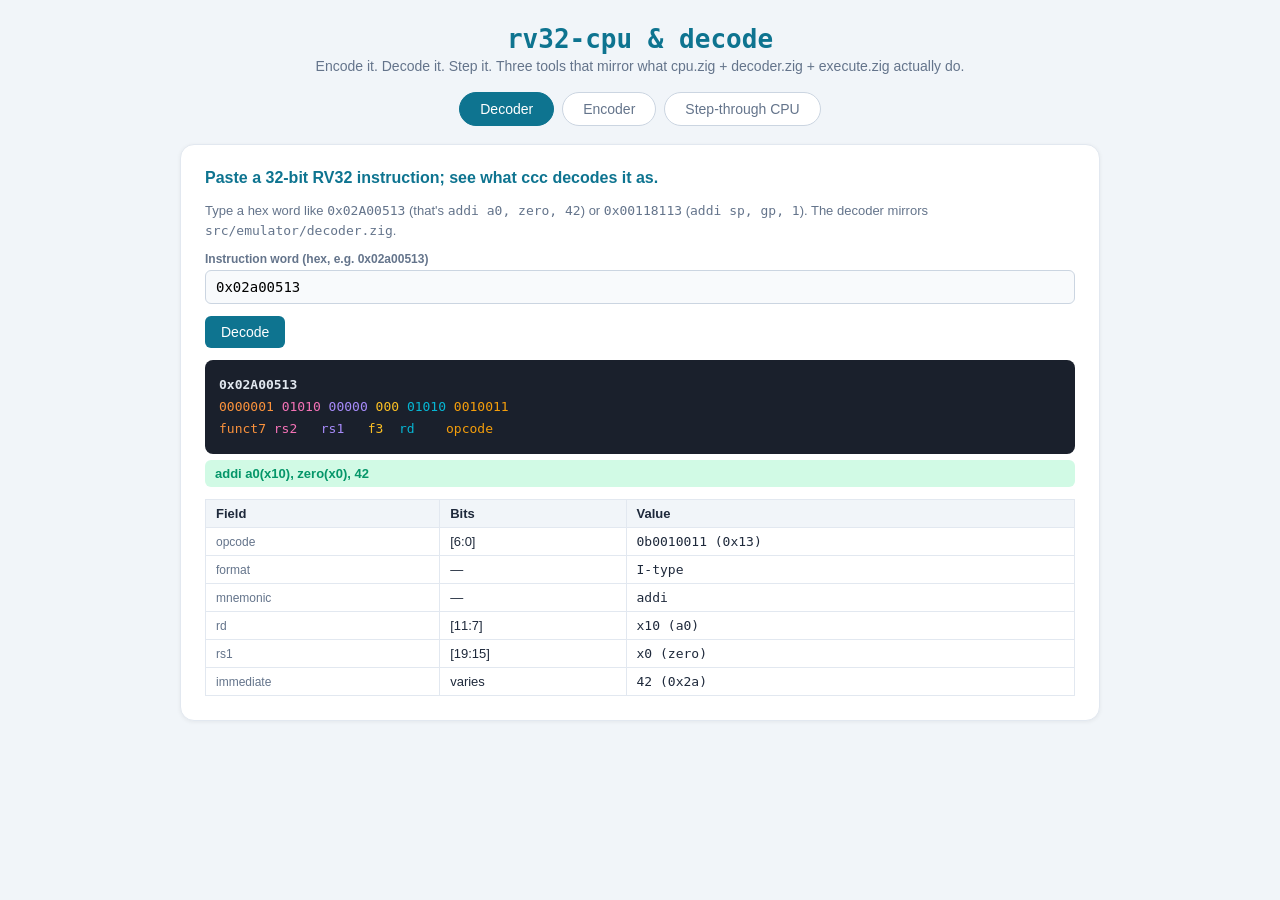
<file: docs/ccc-learn/src/rv32-cpu-and-decode/rv32-cpu-and-decode_interactive.html>
<!DOCTYPE html>
<html lang="en">
<head>
<meta charset="UTF-8">
<meta name="viewport" content="width=device-width, initial-scale=1.0">
<title>RV32 CPU & Decode — Interactive</title>
<style>
  * { margin: 0; padding: 0; box-sizing: border-box; }
  body {
    font-family: -apple-system, BlinkMacSystemFont, "Segoe UI", sans-serif;
    background: #f1f5f9; min-height: 100vh; padding: 24px;
    color: #1e293b;
  }
  .container { max-width: 920px; margin: 0 auto; }
  h1 { text-align: center; font-size: 26px; margin-bottom: 4px; font-family: monospace; color: #0e7490; }
  .subtitle { text-align: center; font-size: 14px; color: #64748b; margin-bottom: 18px; }
  .tabs { display: flex; flex-wrap: wrap; justify-content: center; gap: 8px; margin-bottom: 18px; }
  .tab-btn {
    padding: 8px 20px; border-radius: 20px; border: 1px solid #cbd5e1;
    background: #fff; color: #64748b; font-size: 14px; cursor: pointer;
    font-family: inherit; transition: all .2s;
  }
  .tab-btn:hover { border-color: #94a3b8; }
  .tab-btn.active { background: #0e7490; color: #fff; border-color: #0e7490; }
  .tab-content { display: none; }
  .tab-content.active { display: block; }
  .panel {
    background: #fff; border-radius: 14px; border: 1px solid #e2e8f0;
    box-shadow: 0 1px 4px rgba(0,0,0,.06); padding: 24px; margin-bottom: 16px;
  }
  .panel h2 { font-size: 16px; color: #0e7490; margin-bottom: 14px; }
  .panel p.hint { font-size: 13px; color: #64748b; margin: 6px 0 12px; line-height: 1.5; }
  label { display: block; font-size: 12px; color: #64748b; margin: 12px 0 4px; font-weight: 600; }
  input[type=text], select {
    width: 100%; padding: 8px 10px; font-size: 14px; font-family: monospace;
    border: 1px solid #cbd5e1; border-radius: 6px; background: #f8fafc;
  }
  input[type=text]:focus, select:focus { outline: 2px solid #0e7490; }
  .row { display: flex; gap: 12px; flex-wrap: wrap; }
  .row > div { flex: 1; min-width: 120px; }
  button.action {
    padding: 8px 16px; border-radius: 6px; border: none; background: #0e7490;
    color: #fff; font-family: inherit; font-size: 14px; cursor: pointer; margin-top: 12px;
  }
  button.action:hover { background: #155e75; }
  button.action.secondary { background: #64748b; }
  button.action.secondary:hover { background: #475569; }
  pre.binary {
    font-family: monospace; font-size: 13px; padding: 14px; border-radius: 8px;
    background: #1a202c; color: #e2e8f0; margin-top: 12px; overflow-x: auto;
    line-height: 1.7;
  }
  pre.binary .op { color: #f59e0b; }
  pre.binary .rd { color: #06b6d4; }
  pre.binary .rs1 { color: #a78bfa; }
  pre.binary .rs2 { color: #f472b6; }
  pre.binary .imm { color: #4ade80; }
  pre.binary .funct3 { color: #fbbf24; }
  pre.binary .funct7 { color: #fb923c; }
  .field-table { width: 100%; border-collapse: collapse; margin-top: 12px; font-size: 13px; }
  .field-table td, .field-table th { padding: 6px 10px; border: 1px solid #e2e8f0; text-align: left; }
  .field-table th { background: #f1f5f9; font-weight: 600; }
  .field-table td.label { color: #64748b; font-size: 12px; }
  .field-table td.val { font-family: monospace; }
  .reg-grid {
    display: grid; grid-template-columns: repeat(4, 1fr); gap: 6px; font-family: monospace;
    font-size: 12px; margin-top: 12px;
  }
  .reg-cell { padding: 6px 8px; background: #f1f5f9; border-radius: 4px; border: 1px solid #e2e8f0; }
  .reg-cell.changed { background: #fef3c7; border-color: #f59e0b; transition: background .3s; }
  .reg-cell .name { color: #64748b; font-size: 11px; }
  .reg-cell .val { color: #1e293b; font-weight: 600; }
  .err { color: #dc2626; font-size: 13px; margin-top: 6px; padding: 6px 10px; background: #fee2e2; border-radius: 6px; }
  .ok { color: #059669; font-size: 13px; margin-top: 6px; padding: 6px 10px; background: #d1fae5; border-radius: 6px; }
  .program-area {
    font-family: monospace; font-size: 13px; line-height: 1.8;
    padding: 12px; background: #f8fafc; border-radius: 8px; border: 1px solid #e2e8f0;
    white-space: pre-wrap;
  }
  .program-area .cur {
    background: #0e7490; color: #fff; padding: 1px 4px; border-radius: 3px;
  }
  .program-area .done { opacity: .55; }
  details { margin-top: 14px; }
  details summary { cursor: pointer; font-size: 13px; color: #64748b; font-weight: 600; }
  details ul { margin-top: 8px; padding-left: 20px; font-size: 13px; line-height: 1.6; }
  @media (max-width: 640px) {
    body { padding: 12px; }
    .tab-btn { padding: 6px 14px; font-size: 13px; }
    h1 { font-size: 22px; }
    .reg-grid { grid-template-columns: repeat(2, 1fr); }
    .panel { padding: 16px; }
    pre.binary { font-size: 11px; padding: 10px; }
    .field-table { font-size: 12px; }
    .field-table td, .field-table th { padding: 4px 6px; }
  }
  @media (max-width: 360px) {
    pre.binary { font-size: 10px; padding: 8px; }
  }
</style>
</head>
<body>
<div class="container">
  <h1>rv32-cpu &amp; decode</h1>
  <p class="subtitle">Encode it. Decode it. Step it. Three tools that mirror what cpu.zig + decoder.zig + execute.zig actually do.</p>
  <div class="tabs">
    <button class="tab-btn active" onclick="switchTab(0)">Decoder</button>
    <button class="tab-btn" onclick="switchTab(1)">Encoder</button>
    <button class="tab-btn" onclick="switchTab(2)">Step-through CPU</button>
  </div>

  <!-- ========== TAB 0: Decoder ========== -->
  <div class="tab-content active" id="tab-0">
    <div class="panel">
      <h2>Paste a 32-bit RV32 instruction; see what ccc decodes it as.</h2>
      <p class="hint">Type a hex word like <code>0x02A00513</code> (that's <code>addi a0, zero, 42</code>) or <code>0x00118113</code> (<code>addi sp, gp, 1</code>). The decoder mirrors <code>src/emulator/decoder.zig</code>.</p>
      <label>Instruction word (hex, e.g. 0x02a00513)</label>
      <input type="text" id="dec-input" value="0x02a00513" placeholder="0x..." />
      <button class="action" onclick="doDecode()">Decode</button>
      <div id="dec-out"></div>
    </div>
  </div>

  <!-- ========== TAB 1: Encoder ========== -->
  <div class="tab-content" id="tab-1">
    <div class="panel">
      <h2>Pick an instruction; fill in registers and the immediate; get the encoding.</h2>
      <p class="hint">Constructs the 32-bit word from fields the way <code>build/programs/hello/encoder.zig</code> does for hand-crafted demos.</p>
      <label>Mnemonic</label>
      <select id="enc-op">
        <option value="addi">addi rd, rs1, imm</option>
        <option value="add">add rd, rs1, rs2</option>
        <option value="sub">sub rd, rs1, rs2</option>
        <option value="lui">lui rd, imm (upper 20 bits)</option>
        <option value="auipc">auipc rd, imm (PC-rel)</option>
        <option value="jal">jal rd, offset</option>
        <option value="beq">beq rs1, rs2, offset</option>
        <option value="lw">lw rd, imm(rs1)</option>
        <option value="sw">sw rs2, imm(rs1)</option>
        <option value="ecall">ecall</option>
      </select>
      <div class="row">
        <div><label>rd (0-31)</label><input type="text" id="enc-rd" value="10" /></div>
        <div><label>rs1 (0-31)</label><input type="text" id="enc-rs1" value="0" /></div>
        <div><label>rs2 (0-31)</label><input type="text" id="enc-rs2" value="0" /></div>
        <div><label>immediate (decimal)</label><input type="text" id="enc-imm" value="42" /></div>
      </div>
      <button class="action" onclick="doEncode()">Encode</button>
      <div id="enc-out"></div>
    </div>
  </div>

  <!-- ========== TAB 2: Step-through CPU ========== -->
  <div class="tab-content" id="tab-2">
    <div class="panel">
      <h2>Watch the fetch-decode-execute loop run.</h2>
      <p class="hint">Pick a tiny program. Press Step to execute one instruction; the changed register lights up. This mirrors <code>cpu.step()</code> minus the trap/MMIO machinery — the recipe loop is the real point.</p>
      <label>Program</label>
      <select id="prog-select" onchange="loadProgram()">
        <option value="add42">add42 — compute 42 = 40 + 2</option>
        <option value="luiaddi">luiaddi — build constant 0x12345678 in two ops</option>
        <option value="loop">loop — count down s0 from 5 to 0 with bne</option>
      </select>
      <div id="prog-disp" class="program-area" style="margin-top: 8px;"></div>
      <button class="action" onclick="cpuStep()">Step</button>
      <button class="action secondary" onclick="cpuRun()">Run all</button>
      <button class="action secondary" onclick="loadProgram()">Reset</button>
      <label style="margin-top: 12px;">Registers</label>
      <div id="reg-grid" class="reg-grid"></div>
      <details>
        <summary>Why does each instruction line look like that?</summary>
        <ul>
          <li><b>PC: 0x80000000</b> — the program counter, where the fetch happens. Starts at RAM_BASE.</li>
          <li><b>Instruction word</b> — the raw 32 bits in hex.</li>
          <li><b>Mnemonic</b> — what <code>decoder.decode</code> turned that word into.</li>
          <li><b>Effect</b> — what <code>execute.dispatch</code> does in the matching arm.</li>
          <li>The cyan-highlighted line is what will execute next.</li>
        </ul>
      </details>
    </div>
  </div>
</div>

<script>
  // ============================================================
  // Tab switching
  // ============================================================
  function switchTab(idx) {
    document.querySelectorAll('.tab-btn').forEach((b, i) => b.classList.toggle('active', i === idx));
    document.querySelectorAll('.tab-content').forEach((c, i) => c.classList.toggle('active', i === idx));
  }

  // ============================================================
  // Shared: register names
  // ============================================================
  const ABI_NAMES = ['zero','ra','sp','gp','tp','t0','t1','t2','s0','s1','a0','a1','a2','a3','a4','a5','a6','a7','s2','s3','s4','s5','s6','s7','s8','s9','s10','s11','t3','t4','t5','t6'];

  // ============================================================
  // Decoder (mirror of decoder.zig)
  // ============================================================
  function bits(word, hi, lo) { return (word >>> lo) & ((1 << (hi - lo + 1)) - 1); }
  function signExt(v, srcBits) {
    const m = 1 << (srcBits - 1);
    return (v & (m - 1)) - (v & m);
  }
  function immI(w) { return signExt((w >>> 20) & 0xFFF, 12); }
  function immS(w) { return signExt(((w >>> 25) << 5) | ((w >>> 7) & 0x1F), 12); }
  function immB(w) {
    const b12 = (w >>> 31) & 1, b11 = (w >>> 7) & 1;
    const b10_5 = (w >>> 25) & 0x3F, b4_1 = (w >>> 8) & 0xF;
    return signExt((b12 << 12) | (b11 << 11) | (b10_5 << 5) | (b4_1 << 1), 13);
  }
  function immU(w) { return (w & 0xFFFFF000) | 0; } // sign-bit handled by JS bitops
  function immJ(w) {
    const b20 = (w >>> 31) & 1, b19_12 = (w >>> 12) & 0xFF;
    const b11 = (w >>> 20) & 1, b10_1 = (w >>> 21) & 0x3FF;
    return signExt((b20 << 20) | (b19_12 << 12) | (b11 << 11) | (b10_1 << 1), 21);
  }

  function decode(word) {
    const op = bits(word, 6, 0);
    const rd = bits(word, 11, 7);
    const rs1 = bits(word, 19, 15);
    const rs2 = bits(word, 24, 20);
    const f3 = bits(word, 14, 12);
    const f7 = bits(word, 31, 25);
    let mnemonic, fmt = 'R', imm = 0, asm;

    function rds() { return ABI_NAMES[rd] + '(x' + rd + ')'; }
    function rs1s() { return ABI_NAMES[rs1] + '(x' + rs1 + ')'; }
    function rs2s() { return ABI_NAMES[rs2] + '(x' + rs2 + ')'; }

    switch (op) {
      case 0x37: mnemonic = 'lui';   fmt = 'U'; imm = immU(word); asm = `lui ${rds()}, 0x${(imm >>> 12).toString(16)}`; break;
      case 0x17: mnemonic = 'auipc'; fmt = 'U'; imm = immU(word); asm = `auipc ${rds()}, 0x${(imm >>> 12).toString(16)}`; break;
      case 0x6F: mnemonic = 'jal';   fmt = 'J'; imm = immJ(word); asm = `jal ${rds()}, ${imm >= 0 ? '+' : ''}${imm}`; break;
      case 0x67: mnemonic = 'jalr';  fmt = 'I'; imm = immI(word); asm = `jalr ${rds()}, ${imm}(${rs1s()})`; break;
      case 0x63: {
        const m = ['beq','bne','?','?','blt','bge','bltu','bgeu'][f3];
        mnemonic = m; fmt = 'B'; imm = immB(word);
        asm = `${m} ${rs1s()}, ${rs2s()}, ${imm >= 0 ? '+' : ''}${imm}`;
        break;
      }
      case 0x03: {
        const m = ['lb','lh','lw','?','lbu','lhu','?','?'][f3];
        mnemonic = m; fmt = 'I'; imm = immI(word);
        asm = `${m} ${rds()}, ${imm}(${rs1s()})`;
        break;
      }
      case 0x23: {
        const m = ['sb','sh','sw','?','?','?','?','?'][f3];
        mnemonic = m; fmt = 'S'; imm = immS(word);
        asm = `${m} ${rs2s()}, ${imm}(${rs1s()})`;
        break;
      }
      case 0x13: {
        const m = ['addi','slli','slti','sltiu','xori','srli/srai','ori','andi'][f3];
        mnemonic = (f3 === 5 && f7 === 0x20) ? 'srai' : (f3 === 5 ? 'srli' : m);
        fmt = 'I'; imm = immI(word);
        asm = `${mnemonic} ${rds()}, ${rs1s()}, ${imm}`;
        break;
      }
      case 0x33: {
        if (f7 === 0x01) {
          const m = ['mul','mulh','mulhsu','mulhu','div','divu','rem','remu'][f3];
          mnemonic = m;
        } else if (f3 === 0 && f7 === 0x20) mnemonic = 'sub';
        else if (f3 === 5 && f7 === 0x20) mnemonic = 'sra';
        else mnemonic = ['add','sll','slt','sltu','xor','srl','or','and'][f3];
        fmt = 'R';
        asm = `${mnemonic} ${rds()}, ${rs1s()}, ${rs2s()}`;
        break;
      }
      case 0x73: {
        if (f3 === 0) {
          if (word === 0x00000073) { mnemonic = 'ecall'; asm = 'ecall'; }
          else if (word === 0x00100073) { mnemonic = 'ebreak'; asm = 'ebreak'; }
          else if (word === 0x30200073) { mnemonic = 'mret'; asm = 'mret'; }
          else if (word === 0x10200073) { mnemonic = 'sret'; asm = 'sret'; }
          else if (word === 0x10500073) { mnemonic = 'wfi';  asm = 'wfi';  }
          else { mnemonic = 'system?'; asm = 'system (unrecognized)'; }
          fmt = 'I';
        } else {
          const csr = bits(word, 31, 20);
          const m = ['?','csrrw','csrrs','csrrc','?','csrrwi','csrrsi','csrrci'][f3];
          mnemonic = m; fmt = 'I'; imm = csr;
          asm = `${m} ${rds()}, csr=0x${csr.toString(16)}, src=x${rs1}`;
        }
        break;
      }
      case 0x0F: mnemonic = (f3 === 0 ? 'fence' : 'fence.i'); fmt = 'I'; asm = mnemonic; break;
      case 0x2F: {
        const f5 = bits(word, 31, 27);
        const map = {0:'amoadd.w',1:'amoswap.w',2:'lr.w',3:'sc.w',4:'amoxor.w',8:'amoor.w',12:'amoand.w',16:'amomin.w',20:'amomax.w',24:'amominu.w',28:'amomaxu.w'};
        mnemonic = map[f5] || 'amo?'; fmt = 'R'; asm = `${mnemonic} ${rds()}, ${rs2s()}, (${rs1s()})`;
        break;
      }
      default: mnemonic = 'illegal'; asm = 'illegal'; break;
    }
    return { word, op, rd, rs1, rs2, f3, f7, fmt, mnemonic, imm, asm };
  }

  function doDecode() {
    const raw = document.getElementById('dec-input').value.trim().replace(/^0x/i, '');
    const w = parseInt(raw, 16);
    if (isNaN(w) || w < 0 || w > 0xFFFFFFFF) {
      document.getElementById('dec-out').innerHTML = '<div class="err">Not a valid 32-bit hex word.</div>';
      return;
    }
    const d = decode(w >>> 0);
    let bin = '';
    for (let i = 31; i >= 0; i--) {
      const b = (w >>> i) & 1;
      let cls = '';
      if (i >= 0 && i <= 6) cls = 'op';
      else if (i >= 7 && i <= 11) cls = 'rd';
      else if (i >= 12 && i <= 14) cls = 'funct3';
      else if (i >= 15 && i <= 19) cls = 'rs1';
      else if (i >= 20 && i <= 24) cls = 'rs2';
      else if (i >= 25 && i <= 31) cls = 'funct7';
      bin += '<span class="' + cls + '">' + b + '</span>';
      if (i === 25 || i === 20 || i === 15 || i === 12 || i === 7) bin += ' ';
    }
    let html = '<pre class="binary">';
    html += '<b>0x' + w.toString(16).padStart(8, '0').toUpperCase() + '</b>\n';
    html += bin + '\n';
    html += `<span class="funct7">funct7</span> <span class="rs2">rs2</span>   <span class="rs1">rs1</span>   <span class="funct3">f3</span>  <span class="rd">rd</span>    <span class="op">opcode</span>\n`;
    html += '</pre>';
    html += `<div class="ok"><b>${d.asm}</b></div>`;
    html += `<table class="field-table">`;
    html += `<tr><th>Field</th><th>Bits</th><th>Value</th></tr>`;
    html += `<tr><td class="label">opcode</td><td>[6:0]</td><td class="val">0b${d.op.toString(2).padStart(7, '0')} (0x${d.op.toString(16)})</td></tr>`;
    html += `<tr><td class="label">format</td><td>—</td><td class="val">${d.fmt}-type</td></tr>`;
    html += `<tr><td class="label">mnemonic</td><td>—</td><td class="val">${d.mnemonic}</td></tr>`;
    html += `<tr><td class="label">rd</td><td>[11:7]</td><td class="val">x${d.rd} (${ABI_NAMES[d.rd]})</td></tr>`;
    if (d.fmt !== 'U' && d.fmt !== 'J') html += `<tr><td class="label">rs1</td><td>[19:15]</td><td class="val">x${d.rs1} (${ABI_NAMES[d.rs1]})</td></tr>`;
    if (d.fmt === 'R' || d.fmt === 'S' || d.fmt === 'B') html += `<tr><td class="label">rs2</td><td>[24:20]</td><td class="val">x${d.rs2} (${ABI_NAMES[d.rs2]})</td></tr>`;
    if (d.fmt !== 'R') {
      const sign = d.imm < 0 ? '-' : '';
      const abs = Math.abs(d.imm);
      html += `<tr><td class="label">immediate</td><td>varies</td><td class="val">${d.imm} (${sign}0x${abs.toString(16)})</td></tr>`;
    }
    html += `</table>`;
    document.getElementById('dec-out').innerHTML = html;
  }
  doDecode();

  // ============================================================
  // Encoder
  // ============================================================
  function doEncode() {
    const op = document.getElementById('enc-op').value;
    const rd = parseInt(document.getElementById('enc-rd').value, 10);
    const rs1 = parseInt(document.getElementById('enc-rs1').value, 10);
    const rs2 = parseInt(document.getElementById('enc-rs2').value, 10);
    const imm = parseInt(document.getElementById('enc-imm').value, 10);
    if ([rd, rs1, rs2].some(x => isNaN(x) || x < 0 || x > 31)) {
      document.getElementById('enc-out').innerHTML = '<div class="err">Register fields must be 0..31.</div>'; return;
    }
    if (isNaN(imm)) {
      document.getElementById('enc-out').innerHTML = '<div class="err">Immediate must be a number.</div>'; return;
    }
    let word = 0;
    function pack(opcode, rdv, f3, rs1v, rs2v, f7) { return (opcode & 0x7F) | ((rdv & 0x1F) << 7) | ((f3 & 7) << 12) | ((rs1v & 0x1F) << 15) | ((rs2v & 0x1F) << 20) | ((f7 & 0x7F) << 25); }
    let note = '';
    switch (op) {
      case 'addi': word = pack(0x13, rd, 0, rs1, 0, 0) | ((imm & 0xFFF) << 20); break;
      case 'add':  word = pack(0x33, rd, 0, rs1, rs2, 0); break;
      case 'sub':  word = pack(0x33, rd, 0, rs1, rs2, 0x20); break;
      case 'lui':  word = (0x37) | ((rd & 0x1F) << 7) | (imm & 0xFFFFF000); note = 'imm is treated as the upper-20-bits raw value (mask: 0xFFFFF000).'; break;
      case 'auipc':word = (0x17) | ((rd & 0x1F) << 7) | (imm & 0xFFFFF000); note = 'imm is treated as upper-20-bits raw value.'; break;
      case 'jal': {
        if (imm & 1) { document.getElementById('enc-out').innerHTML = '<div class="err">JAL offsets must be even.</div>'; return; }
        const u = imm & 0x1FFFFE;
        const b20 = (u >>> 20) & 1, b19_12 = (u >>> 12) & 0xFF, b11 = (u >>> 11) & 1, b10_1 = (u >>> 1) & 0x3FF;
        word = (0x6F) | ((rd & 0x1F) << 7) | (b19_12 << 12) | (b11 << 20) | (b10_1 << 21) | (b20 << 31);
        note = 'JAL packs imm bits 20|10:1|11|19:12 — scrambled positions per spec.';
        break;
      }
      case 'beq': {
        if (imm & 1) { document.getElementById('enc-out').innerHTML = '<div class="err">Branch offsets must be even.</div>'; return; }
        const u = imm & 0x1FFE;
        const b12 = (u >>> 12) & 1, b11 = (u >>> 11) & 1, b10_5 = (u >>> 5) & 0x3F, b4_1 = (u >>> 1) & 0xF;
        word = pack(0x63, 0, 0, rs1, rs2, 0) | (b11 << 7) | (b4_1 << 8) | (b10_5 << 25) | (b12 << 31);
        note = 'beq packs imm bits 12|10:5|4:1|11 — also scrambled.'; break;
      }
      case 'lw':   word = pack(0x03, rd, 2, rs1, 0, 0) | ((imm & 0xFFF) << 20); break;
      case 'sw': {
        const i_hi = (imm >> 5) & 0x7F, i_lo = imm & 0x1F;
        word = pack(0x23, 0, 2, rs1, rs2, 0) | (i_lo << 7) | (i_hi << 25);
        note = 'sw splits imm into [11:5] high (funct7 slot) and [4:0] low (rd slot).'; break;
      }
      case 'ecall': word = 0x00000073; break;
    }
    word = word >>> 0;
    const hex = '0x' + word.toString(16).padStart(8, '0').toUpperCase();
    let html = `<pre class="binary"><b>${hex}</b>\n${word.toString(2).padStart(32, '0').match(/.{1,8}/g).join(' ')}\n</pre>`;
    html += `<div class="ok">Round-trip: <b>${decode(word).asm}</b></div>`;
    if (note) html += `<p class="hint">${note}</p>`;
    document.getElementById('enc-out').innerHTML = html;
  }
  doEncode();

  // ============================================================
  // Step-through CPU (mini)
  // ============================================================
  const PROGRAMS = {
    add42: {
      desc: 'Compute 42 = 40 + 2 in three instructions, then halt.',
      instrs: [
        { word: 0x02800513, asm: 'addi a0, zero, 40', effect: 'a0 = 40' },
        { word: 0x00250513, asm: 'addi a0, a0, 2',     effect: 'a0 += 2 → 42' },
        { word: 0x0000006F, asm: 'jal zero, 0 (halt)', effect: 'PC = PC (infinite loop = halted)' }
      ]
    },
    luiaddi: {
      desc: 'Build the 32-bit constant 0x12345678 into t0 with lui+addi (the standard RISC-V "load 32-bit constant" idiom).',
      instrs: [
        { word: 0x123452B7, asm: 'lui t0, 0x12345',    effect: 't0 = 0x12345000' },
        { word: 0x67828293, asm: 'addi t0, t0, 0x678', effect: 't0 += 0x678 → 0x12345678' },
        { word: 0x0000006F, asm: 'jal zero, 0 (halt)', effect: 'halt' }
      ]
    },
    loop: {
      desc: 'Count s0 down from 5 to 0 with bne. Watch s0 change each pass and PC jump back.',
      instrs: [
        { word: 0x00500413, asm: 'addi s0, zero, 5',          effect: 's0 = 5' },
        { word: 0xFFF40413, asm: 'addi s0, s0, -1',           effect: 's0 -= 1' },
        { word: 0xFE041EE3, asm: 'bne s0, zero, -4',          effect: 'if s0 != 0, jump back to instr 1' },
        { word: 0x0000006F, asm: 'jal zero, 0 (halt)',        effect: 'halt' }
      ]
    }
  };

  let regs = new Array(32).fill(0);
  let pc = 0x80000000;
  let pcIdx = 0;
  let curProg = null;
  let lastChanged = -1;

  function loadProgram() {
    const sel = document.getElementById('prog-select').value;
    curProg = PROGRAMS[sel];
    regs = new Array(32).fill(0);
    pc = 0x80000000;
    pcIdx = 0;
    lastChanged = -1;
    renderProgram(); renderRegs();
  }

  function renderProgram() {
    let html = curProg.desc + '\n\n';
    for (let i = 0; i < curProg.instrs.length; i++) {
      const ins = curProg.instrs[i];
      const addr = (0x80000000 + i * 4).toString(16).padStart(8, '0');
      const word = ins.word.toString(16).padStart(8, '0').toUpperCase();
      let line = `0x${addr}: 0x${word}  ${ins.asm.padEnd(28, ' ')}  ; ${ins.effect}`;
      if (i === pcIdx) html += `<span class="cur">${line}</span>\n`;
      else if (i < pcIdx) html += `<span class="done">${line}</span>\n`;
      else html += line + '\n';
    }
    document.getElementById('prog-disp').innerHTML = html;
  }

  function renderRegs() {
    let html = '';
    for (let i = 0; i < 32; i++) {
      const cls = i === lastChanged ? 'reg-cell changed' : 'reg-cell';
      const val = '0x' + (regs[i] >>> 0).toString(16).padStart(8, '0');
      html += `<div class="${cls}"><div class="name">x${i} ${ABI_NAMES[i]}</div><div class="val">${val}</div></div>`;
    }
    document.getElementById('reg-grid').innerHTML = html;
  }

  function executeInstr(ins) {
    const d = decode(ins.word);
    const before = regs.slice();
    let advance = true;
    function r(i) { return regs[i] | 0; }
    function w(i, v) { if (i !== 0) regs[i] = v >>> 0; }
    switch (d.mnemonic) {
      case 'addi': w(d.rd, r(d.rs1) + d.imm); break;
      case 'add':  w(d.rd, r(d.rs1) + r(d.rs2)); break;
      case 'sub':  w(d.rd, r(d.rs1) - r(d.rs2)); break;
      case 'lui':  w(d.rd, d.imm); break;
      case 'auipc':w(d.rd, pc + d.imm); break;
      case 'jal':  w(d.rd, pc + 4); pc = (pc + d.imm) >>> 0; pcIdx = ((pc - 0x80000000) >>> 0) / 4; advance = false;
                   if (d.imm === 0) { /* infinite-loop halt */ pcIdx = -1; }
                   break;
      case 'beq':  if (r(d.rs1) === r(d.rs2)) { pc = (pc + d.imm) >>> 0; pcIdx = ((pc - 0x80000000) >>> 0) / 4; advance = false; } break;
      case 'bne':  if (r(d.rs1) !== r(d.rs2)) { pc = (pc + d.imm) >>> 0; pcIdx = ((pc - 0x80000000) >>> 0) / 4; advance = false; } break;
    }
    if (advance) { pc = (pc + 4) >>> 0; pcIdx++; }
    lastChanged = -1;
    for (let i = 0; i < 32; i++) if (regs[i] !== before[i]) { lastChanged = i; break; }
  }

  function cpuStep() {
    if (pcIdx < 0 || pcIdx >= curProg.instrs.length) return;
    executeInstr(curProg.instrs[pcIdx]);
    renderProgram(); renderRegs();
  }
  function cpuRun() {
    let safety = 100;
    while (pcIdx >= 0 && pcIdx < curProg.instrs.length && safety--) cpuStep();
  }

  loadProgram();
</script>
</body>
</html>
</file>
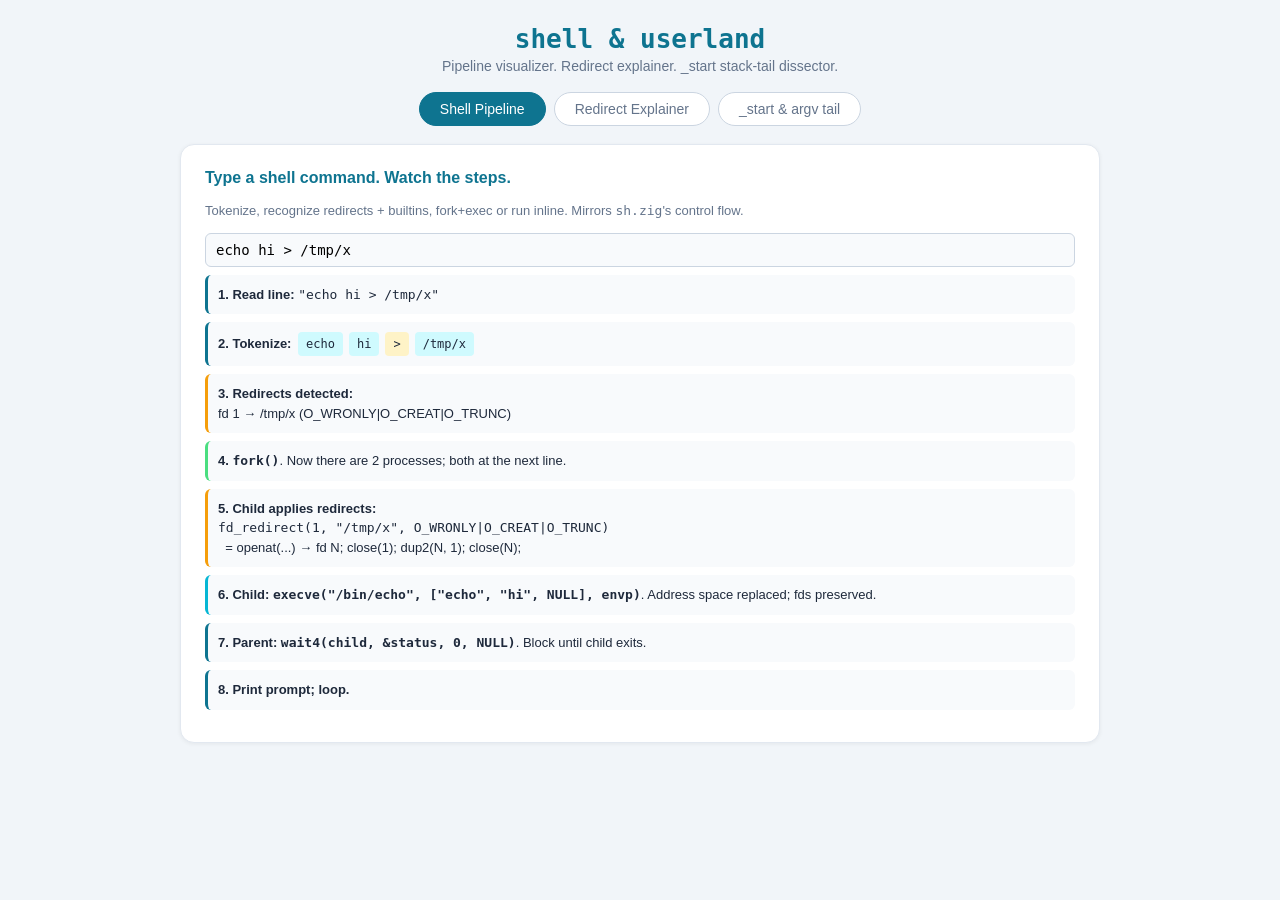
<file: docs/ccc-learn/src/shell-and-userland/shell-and-userland_interactive.html>
<!DOCTYPE html>
<html lang="en">
<head>
<meta charset="UTF-8">
<meta name="viewport" content="width=device-width, initial-scale=1.0">
<title>shell-and-userland — Interactive</title>
<style>
  * { margin: 0; padding: 0; box-sizing: border-box; }
  body { font-family: -apple-system, BlinkMacSystemFont, "Segoe UI", sans-serif; background: #f1f5f9; min-height: 100vh; padding: 24px; color: #1e293b; }
  .container { max-width: 920px; margin: 0 auto; }
  h1 { text-align: center; font-size: 26px; margin-bottom: 4px; font-family: monospace; color: #0e7490; }
  .subtitle { text-align: center; font-size: 14px; color: #64748b; margin-bottom: 18px; }
  .tabs { display: flex; flex-wrap: wrap; justify-content: center; gap: 8px; margin-bottom: 18px; }
  .tab-btn { padding: 8px 20px; border-radius: 20px; border: 1px solid #cbd5e1; background: #fff; color: #64748b; font-size: 14px; cursor: pointer; font-family: inherit; transition: all .2s; }
  .tab-btn:hover { border-color: #94a3b8; }
  .tab-btn.active { background: #0e7490; color: #fff; border-color: #0e7490; }
  .tab-content { display: none; }
  .tab-content.active { display: block; }
  .panel { background: #fff; border-radius: 14px; border: 1px solid #e2e8f0; box-shadow: 0 1px 4px rgba(0,0,0,.06); padding: 24px; margin-bottom: 16px; }
  .panel h2 { font-size: 16px; color: #0e7490; margin-bottom: 14px; }
  .panel p.hint { font-size: 13px; color: #64748b; margin: 6px 0 12px; line-height: 1.5; }
  input[type=text] { width: 100%; padding: 8px 10px; font-size: 14px; font-family: monospace; border: 1px solid #cbd5e1; border-radius: 6px; background: #f8fafc; }
  button.action { padding: 6px 12px; border-radius: 6px; border: none; background: #0e7490; color: #fff; font-family: inherit; font-size: 13px; cursor: pointer; margin: 4px 4px 0 0; }
  button.action:hover { background: #155e75; }
  .step { margin: 8px 0; padding: 10px; background: #f8fafc; border-radius: 6px; border-left: 3px solid #0e7490; font-size: 13px; line-height: 1.5; }
  .step.fork { border-left-color: #4ade80; }
  .step.redirect { border-left-color: #f59e0b; }
  .step.exec { border-left-color: #06b6d4; }
  .token { display: inline-block; padding: 3px 8px; margin: 0 3px; background: #cffafe; border-radius: 4px; font-family: monospace; font-size: 12px; }
  .token.redirect { background: #fef3c7; }
  .token.builtin { background: #d1fae5; }
  .fdtable { font-family: monospace; font-size: 12px; padding: 10px; background: #f8fafc; border-radius: 6px; margin: 8px 0; }
  .fdtable .row { display: flex; gap: 12px; padding: 3px 0; border-bottom: 1px solid #e2e8f0; }
  .fdtable .row:last-child { border: none; }
  .fdtable .label { color: #64748b; width: 50px; font-weight: 700; }
  .fdtable .v { flex: 1; }
  .fdtable .v.changed { background: #fef3c7; padding: 0 4px; border-radius: 3px; }
  pre.code { font-family: monospace; font-size: 12px; padding: 10px; border-radius: 6px; background: #1a202c; color: #e2e8f0; margin-top: 8px; overflow-x: auto; line-height: 1.6; }
  pre.stack { font-family: monospace; font-size: 12px; padding: 10px; border-radius: 6px; background: #1a202c; color: #e2e8f0; line-height: 1.7; margin-top: 8px; overflow-x: auto; }
  pre.stack .high { color: #4ade80; }
  pre.stack .sp { color: #f59e0b; font-weight: 700; }
  @media (max-width: 640px) {
    body { padding: 12px; } .tab-btn { padding: 6px 14px; font-size: 13px; } h1 { font-size: 22px; }
    .panel { padding: 16px; }
  }
</style>
</head>
<body>
<div class="container">
  <h1>shell &amp; userland</h1>
  <p class="subtitle">Pipeline visualizer. Redirect explainer. _start stack-tail dissector.</p>
  <div class="tabs">
    <button class="tab-btn active" onclick="switchTab(0)">Shell Pipeline</button>
    <button class="tab-btn" onclick="switchTab(1)">Redirect Explainer</button>
    <button class="tab-btn" onclick="switchTab(2)">_start &amp; argv tail</button>
  </div>

  <div class="tab-content active" id="tab-0">
    <div class="panel">
      <h2>Type a shell command. Watch the steps.</h2>
      <p class="hint">Tokenize, recognize redirects + builtins, fork+exec or run inline. Mirrors <code>sh.zig</code>'s control flow.</p>
      <input type="text" id="cmd" value="echo hi > /tmp/x" oninput="renderPipeline()" />
      <div id="pipeline-out"></div>
    </div>
  </div>

  <div class="tab-content" id="tab-1">
    <div class="panel">
      <h2>How <code>&gt;</code> rewires fd 1.</h2>
      <p class="hint">Step through the dup2 dance. Watch the fd table change.</p>
      <button class="action" onclick="redirStep()">Next step</button>
      <button class="action" onclick="redirReset()" style="background:#64748b">Reset</button>
      <div id="redir-stages"></div>
      <p style="margin-top:12px;font-size:13px"><b>Current fd table:</b></p>
      <div class="fdtable" id="fdtable"></div>
    </div>
  </div>

  <div class="tab-content" id="tab-2">
    <div class="panel">
      <h2>What <code>_start</code> sees on the stack.</h2>
      <p class="hint">Type a command. See the System-V argv tail layout that <code>execve</code> builds and <code>start.S</code> reads.</p>
      <input type="text" id="argv-cmd" value="cat /etc/motd" oninput="renderArgv2()" />
      <pre class="stack" id="argv-stack"></pre>
      <pre class="code" id="argv-code"></pre>
    </div>
  </div>
</div>

<script>
  function switchTab(idx) {
    document.querySelectorAll('.tab-btn').forEach((b, i) => b.classList.toggle('active', i === idx));
    document.querySelectorAll('.tab-content').forEach((c, i) => c.classList.toggle('active', i === idx));
  }

  // ============================================================
  // Shell Pipeline
  // ============================================================
  const BUILTINS = ['cd', 'pwd', 'exit'];

  function renderPipeline() {
    const cmd = document.getElementById('cmd').value;
    if (!cmd.trim()) { document.getElementById('pipeline-out').innerHTML = ''; return; }
    const out = [];
    function step(html, kind) { out.push(`<div class="step${kind ? ' ' + kind : ''}">${html}</div>`); }

    step(`<b>1. Read line:</b> <code>"${cmd}"</code>`);

    const tokens = cmd.split(/\s+/).filter(t => t);
    let tokenHtml = '';
    for (const t of tokens) {
      const kind = (t === '<' || t === '>' || t === '>>') ? 'redirect' : (BUILTINS.includes(t) ? 'builtin' : '');
      tokenHtml += `<span class="token ${kind}">${t}</span>`;
    }
    step(`<b>2. Tokenize:</b> ${tokenHtml}`);

    if (BUILTINS.includes(tokens[0])) {
      step(`<b>3. ${tokens[0]} is a <em>builtin</em>!</b> Handle inline (no fork). Modifies the shell's own state. Return to prompt.`, 'fork');
      document.getElementById('pipeline-out').innerHTML = out.join('');
      return;
    }

    // Detect redirects
    const redirects = [];
    const finalTokens = [];
    for (let i = 0; i < tokens.length; i++) {
      if (tokens[i] === '>' && i + 1 < tokens.length) { redirects.push({ fd: 1, path: tokens[i+1], flags: 'O_WRONLY|O_CREAT|O_TRUNC' }); i++; }
      else if (tokens[i] === '<' && i + 1 < tokens.length) { redirects.push({ fd: 0, path: tokens[i+1], flags: 'O_RDONLY' }); i++; }
      else if (tokens[i] === '>>' && i + 1 < tokens.length) { redirects.push({ fd: 1, path: tokens[i+1], flags: 'O_WRONLY|O_CREAT|O_APPEND' }); i++; }
      else finalTokens.push(tokens[i]);
    }

    if (redirects.length > 0) {
      step(`<b>3. Redirects detected:</b><br>${redirects.map(r => `fd ${r.fd} → ${r.path} (${r.flags})`).join('<br>')}`, 'redirect');
    }

    step(`<b>4. <code>fork()</code></b>. Now there are 2 processes; both at the next line.`, 'fork');

    if (redirects.length > 0) {
      step(`<b>5. Child applies redirects:</b><br>` + redirects.map(r => `<code>fd_redirect(${r.fd}, "${r.path}", ${r.flags})</code><br>&nbsp;&nbsp;= openat(...) → fd N; close(${r.fd}); dup2(N, ${r.fd}); close(N);`).join('<br>'), 'redirect');
    }

    const args = finalTokens.map(t => `"${t}"`).join(', ');
    step(`<b>${redirects.length > 0 ? 6 : 5}. Child: <code>execve("/bin/${finalTokens[0]}", [${args}, NULL], envp)</code></b>. Address space replaced; fds preserved.`, 'exec');
    step(`<b>${redirects.length > 0 ? 7 : 6}. Parent: <code>wait4(child, &status, 0, NULL)</code></b>. Block until child exits.`);
    step(`<b>${redirects.length > 0 ? 8 : 7}. Print prompt; loop.</b>`);

    document.getElementById('pipeline-out').innerHTML = out.join('');
  }
  renderPipeline();

  // ============================================================
  // Redirect explainer
  // ============================================================
  let fdtable = { 0: 'Console (stdin)', 1: 'Console (stdout)', 2: 'Console (stderr)', 3: '<closed>', 4: '<closed>' };
  let lastChanged = null;
  let redirStep_idx = 0;
  const REDIR_STEPS = [
    { desc: 'Initial state. fds 0/1/2 point at the Console; 3+ are closed.', table: { 0: 'Console (stdin)', 1: 'Console (stdout)', 2: 'Console (stderr)', 3: '<closed>', 4: '<closed>' }, changed: null },
    { desc: '<b>openat("/tmp/x", O_WRONLY | O_CREAT | O_TRUNC)</b> → returns fd 3. Now fd 3 points at the new File for /tmp/x.', table: { 0: 'Console (stdin)', 1: 'Console (stdout)', 2: 'Console (stderr)', 3: 'File(/tmp/x, off=0)', 4: '<closed>' }, changed: 3 },
    { desc: '<b>close(1)</b> — release the Console reference at fd 1.', table: { 0: 'Console (stdin)', 1: '<closed>', 2: 'Console (stderr)', 3: 'File(/tmp/x, off=0)', 4: '<closed>' }, changed: 1 },
    { desc: '<b>dup2(3, 1)</b> — make fd 1 point at the same File as fd 3. Both refer to /tmp/x now (refcount = 2).', table: { 0: 'Console (stdin)', 1: 'File(/tmp/x, off=0) [shared with fd 3]', 2: 'Console (stderr)', 3: 'File(/tmp/x, off=0)', 4: '<closed>' }, changed: 1 },
    { desc: '<b>close(3)</b> — release the temporary fd. Refcount drops to 1; fd 1 is now the only ref.', table: { 0: 'Console (stdin)', 1: 'File(/tmp/x, off=0)', 2: 'Console (stderr)', 3: '<closed>', 4: '<closed>' }, changed: 3 },
    { desc: '<b>execve("/bin/echo", ...)</b> — child\'s image replaced with echo. fd table preserved.', table: { 0: 'Console (stdin)', 1: 'File(/tmp/x, off=0)', 2: 'Console (stderr)', 3: '<closed>', 4: '<closed>' }, changed: null },
    { desc: '<b>echo runs.</b> write(1, "hi", 2) writes 2 bytes to fd 1 = /tmp/x. write(1, "\\n", 1) writes 1 byte. /tmp/x now contains "hi\\n".', table: { 0: 'Console (stdin)', 1: 'File(/tmp/x, off=3)', 2: 'Console (stderr)', 3: '<closed>', 4: '<closed>' }, changed: 1 },
    { desc: '<b>echo exits.</b> Kernel closes all fds for this process. /tmp/x is fully closed (refcount = 0; bufcache flushed).', table: { 0: '—', 1: '—', 2: '—', 3: '—', 4: '—' }, changed: null },
  ];

  function renderFdTable() {
    let html = '';
    for (const fd of [0, 1, 2, 3, 4]) {
      const cls = lastChanged === fd ? ' changed' : '';
      html += `<div class="row"><div class="label">fd ${fd}</div><div class="v${cls}">${fdtable[fd]}</div></div>`;
    }
    document.getElementById('fdtable').innerHTML = html;
  }
  function redirStep() {
    if (redirStep_idx >= REDIR_STEPS.length) return;
    const s = REDIR_STEPS[redirStep_idx];
    fdtable = s.table;
    lastChanged = s.changed;
    const cur = document.getElementById('redir-stages').innerHTML;
    document.getElementById('redir-stages').innerHTML = cur + `<div class="step"><b>Step ${redirStep_idx + 1}.</b> ${s.desc}</div>`;
    renderFdTable();
    redirStep_idx++;
  }
  function redirReset() {
    redirStep_idx = 0;
    fdtable = { 0: 'Console (stdin)', 1: 'Console (stdout)', 2: 'Console (stderr)', 3: '<closed>', 4: '<closed>' };
    lastChanged = null;
    document.getElementById('redir-stages').innerHTML = '';
    renderFdTable();
  }
  redirReset();

  // ============================================================
  // _start argv tail
  // ============================================================
  function renderArgv2() {
    const cmd = document.getElementById('argv-cmd').value || 'cat';
    const tokens = cmd.split(/\s+/).filter(t => t);
    if (tokens.length === 0) { document.getElementById('argv-stack').textContent = '(empty)'; return; }
    let out = '';
    let addr = 0x7FFFF000;
    out += `<span class="high">// high addr (top of user stack)</span>\n`;
    const strAddrs = [];
    for (let i = tokens.length - 1; i >= 0; i--) {
      const t = tokens[i];
      addr -= (t.length + 1);
      strAddrs[i] = addr;
      out += `0x${addr.toString(16).padStart(8, '0')}: <span style="color:#06b6d4">"${t}\\0"</span>     ; argv[${i}] string\n`;
    }
    addr -= addr % 4;
    addr -= 4; out += `0x${addr.toString(16).padStart(8, '0')}: <span style="color:#94a3b8">NULL</span>          ; envp[0] = NULL\n`;
    addr -= 4; out += `0x${addr.toString(16).padStart(8, '0')}: <span style="color:#94a3b8">NULL</span>          ; argv[${tokens.length}] = NULL\n`;
    for (let i = tokens.length - 1; i >= 0; i--) {
      addr -= 4; out += `0x${addr.toString(16).padStart(8, '0')}: <span style="color:#06b6d4">0x${strAddrs[i].toString(16).padStart(8,'0')}</span>     ; argv[${i}] ptr\n`;
    }
    addr -= 4; out += `0x${addr.toString(16).padStart(8, '0')}: <span class="sp">${tokens.length}</span>             ; argc       <-- sp\n`;
    out += `<span class="high">// low addr (heap grows up)</span>`;
    document.getElementById('argv-stack').innerHTML = out;
    document.getElementById('argv-code').textContent =
`# start.S
.global _start
_start:
    lw a0, 0(sp)        # argc = ${tokens.length}
    addi a1, sp, 4      # argv = sp + 4 = pointer to argv[0]
    call main           # main(${tokens.length}, argv)
    li a7, 93           # exit syscall
    ecall`;
  }
  renderArgv2();
</script>
</body>
</html>
</file>
